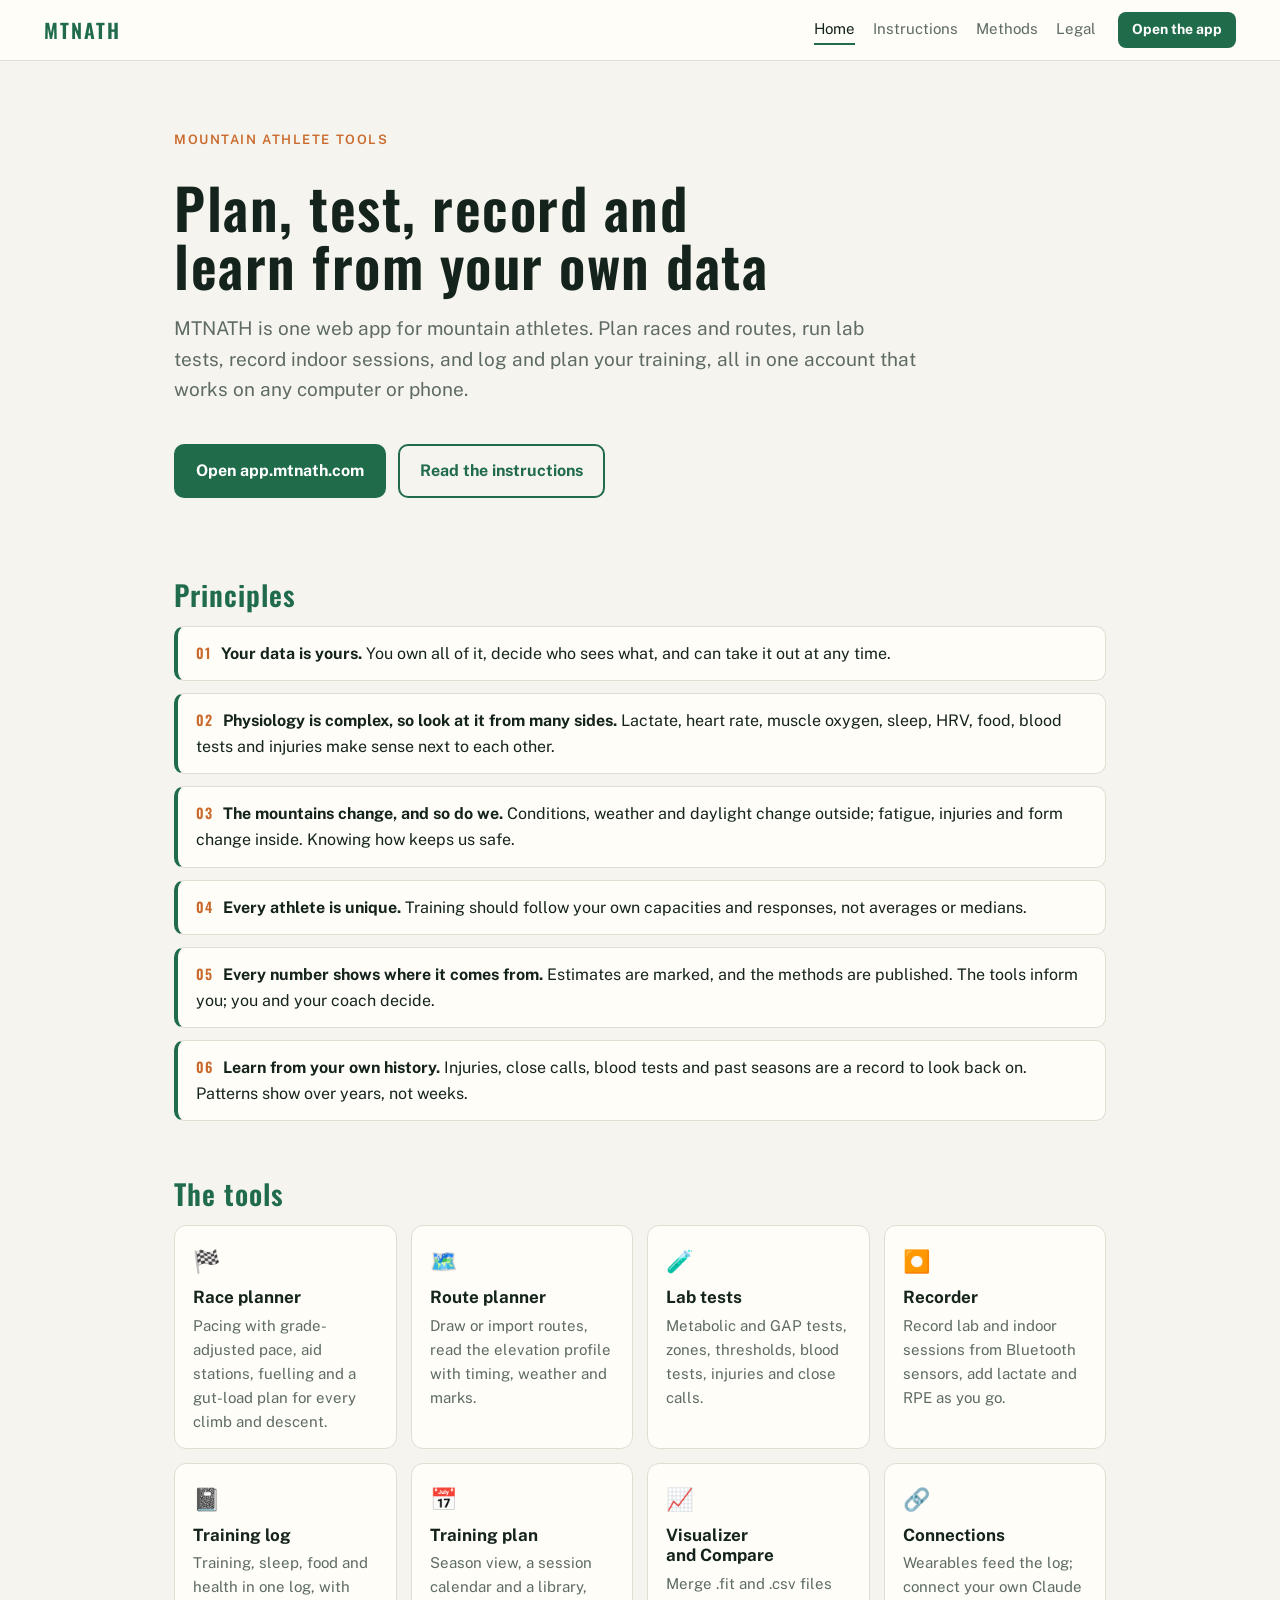
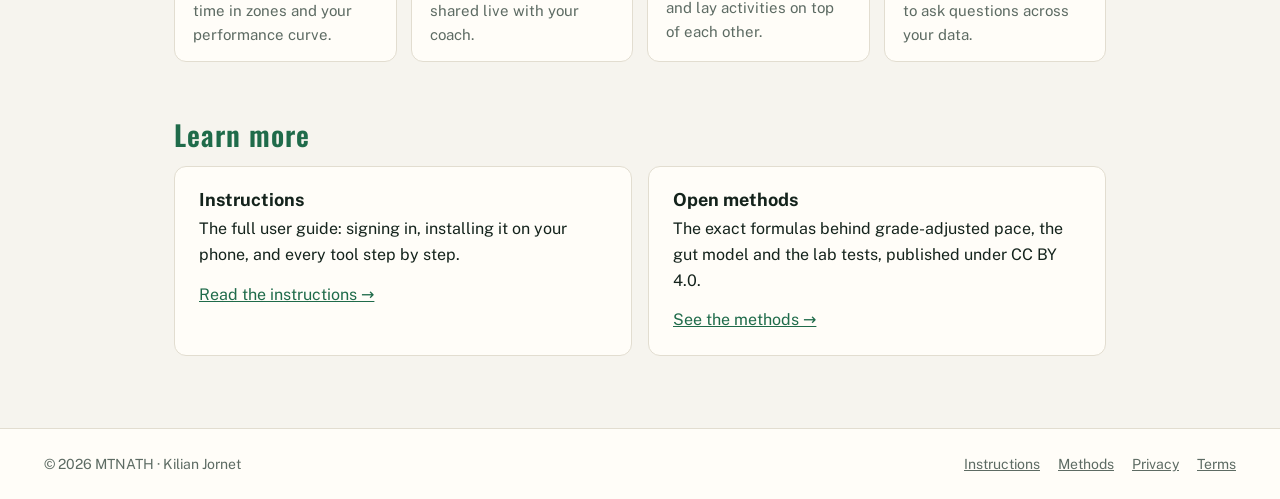
<file: index.html>
<!DOCTYPE html>
<html lang="en">
<head>
<meta charset="utf-8">
<meta name="viewport" content="width=device-width, initial-scale=1">
<title>MTNATH · Tools for mountain athletes</title>
<meta name="description" content="MTNATH is a free web app for mountain athletes: race and route planning, lab tests, a session recorder, and a training log and plan, with open methods.">
<link rel="icon" href="/assets/favicon.svg" type="image/svg+xml">
<link rel="preconnect" href="https://fonts.googleapis.com"><link rel="preconnect" href="https://fonts.gstatic.com" crossorigin>
<link href="https://fonts.googleapis.com/css2?family=Oswald:wght@600&family=Public+Sans:wght@400;700&display=swap" rel="stylesheet">
<link rel="stylesheet" href="/assets/site.css">
<link rel="stylesheet" href="/assets/sitebar.css">
</head>
<body>
<header class="sitebar"><div class="in">
  <a class="logo" href="/">MTNATH</a>
  <nav aria-label="Site"><a href="/" aria-current="page">Home</a><a href="/instructions/">Instructions</a><a href="/methods/">Methods</a><a href="/legal/">Legal</a></nav>
  <a class="cta" href="https://app.mtnath.com">Open the app</a>
</div></header>

<main class="page">
  <section class="hero">
    <p class="kicker">Mountain athlete tools</p>
    <h1>Plan, test, record and learn from your own data</h1>
    <p class="lede">MTNATH is one web app for mountain athletes. Plan races and routes, run lab tests, record indoor sessions, and log and plan your training, all in one account that works on any computer or phone.</p>
    <div class="actions">
      <a class="btn primary" href="https://app.mtnath.com">Open app.mtnath.com</a>
      <a class="btn ghost" href="/instructions/">Read the instructions</a>
    </div>
  </section>

  <h2>Principles</h2>
  <ol class="principles">
    <li><strong>Your data is yours.</strong> You own all of it, decide who sees what, and can take it out at any time.</li>
    <li><strong>Physiology is complex, so look at it from many sides.</strong> Lactate, heart rate, muscle oxygen, sleep, HRV, food, blood tests and injuries make sense next to each other.</li>
    <li><strong>The mountains change, and so do we.</strong> Conditions, weather and daylight change outside; fatigue, injuries and form change inside. Knowing how keeps us safe.</li>
    <li><strong>Every athlete is unique.</strong> Training should follow your own capacities and responses, not averages or medians.</li>
    <li><strong>Every number shows where it comes from.</strong> Estimates are marked, and the methods are published. The tools inform you; you and your coach decide.</li>
    <li><strong>Learn from your own history.</strong> Injuries, close calls, blood tests and past seasons are a record to look back on. Patterns show over years, not weeks.</li>
  </ol>

  <h2>The tools</h2>
  <div class="tools">
    <article class="tool"><span class="ico" aria-hidden="true">🏁</span><h3>Race planner</h3><p>Pacing with grade-adjusted pace, aid stations, fuelling and a gut-load plan for every climb and descent.</p></article>
    <article class="tool"><span class="ico" aria-hidden="true">🗺️</span><h3>Route planner</h3><p>Draw or import routes, read the elevation profile with timing, weather and marks.</p></article>
    <article class="tool"><span class="ico" aria-hidden="true">🧪</span><h3>Lab tests</h3><p>Metabolic and GAP tests, zones, thresholds, blood tests, injuries and close calls.</p></article>
    <article class="tool"><span class="ico" aria-hidden="true">⏺️</span><h3>Recorder</h3><p>Record lab and indoor sessions from Bluetooth sensors, add lactate and RPE as you go.</p></article>
    <article class="tool"><span class="ico" aria-hidden="true">📓</span><h3>Training log</h3><p>Training, sleep, food and health in one log, with time in zones and your performance curve.</p></article>
    <article class="tool"><span class="ico" aria-hidden="true">📅</span><h3>Training plan</h3><p>Season view, a session calendar and a library, shared live with your coach.</p></article>
    <article class="tool"><span class="ico" aria-hidden="true">📈</span><h3>Visualizer and Compare</h3><p>Merge .fit and .csv files and lay activities on top of each other.</p></article>
    <article class="tool"><span class="ico" aria-hidden="true">🔗</span><h3>Connections</h3><p>Wearables feed the log; connect your own Claude to ask questions across your data.</p></article>
  </div>

  <h2>Learn more</h2>
  <div class="split">
    <div class="panel">
      <h3>Instructions</h3>
      <p>The full user guide: signing in, installing it on your phone, and every tool step by step.</p>
      <p><a href="/instructions/">Read the instructions →</a></p>
    </div>
    <div class="panel">
      <h3>Open methods</h3>
      <p>The exact formulas behind grade-adjusted pace, the gut model and the lab tests, published under CC BY 4.0.</p>
      <p><a href="/methods/">See the methods →</a></p>
    </div>
  </div>
</main>

<footer class="sitefoot"><div class="in">
  <span>© 2026 MTNATH · Kilian Jornet</span>
  <nav aria-label="Footer"><a href="/instructions/">Instructions</a><a href="/methods/">Methods</a><a href="/legal/#privacy">Privacy</a><a href="/legal/#terms">Terms</a></nav>
</div></footer>
</body>
</html>
</file>
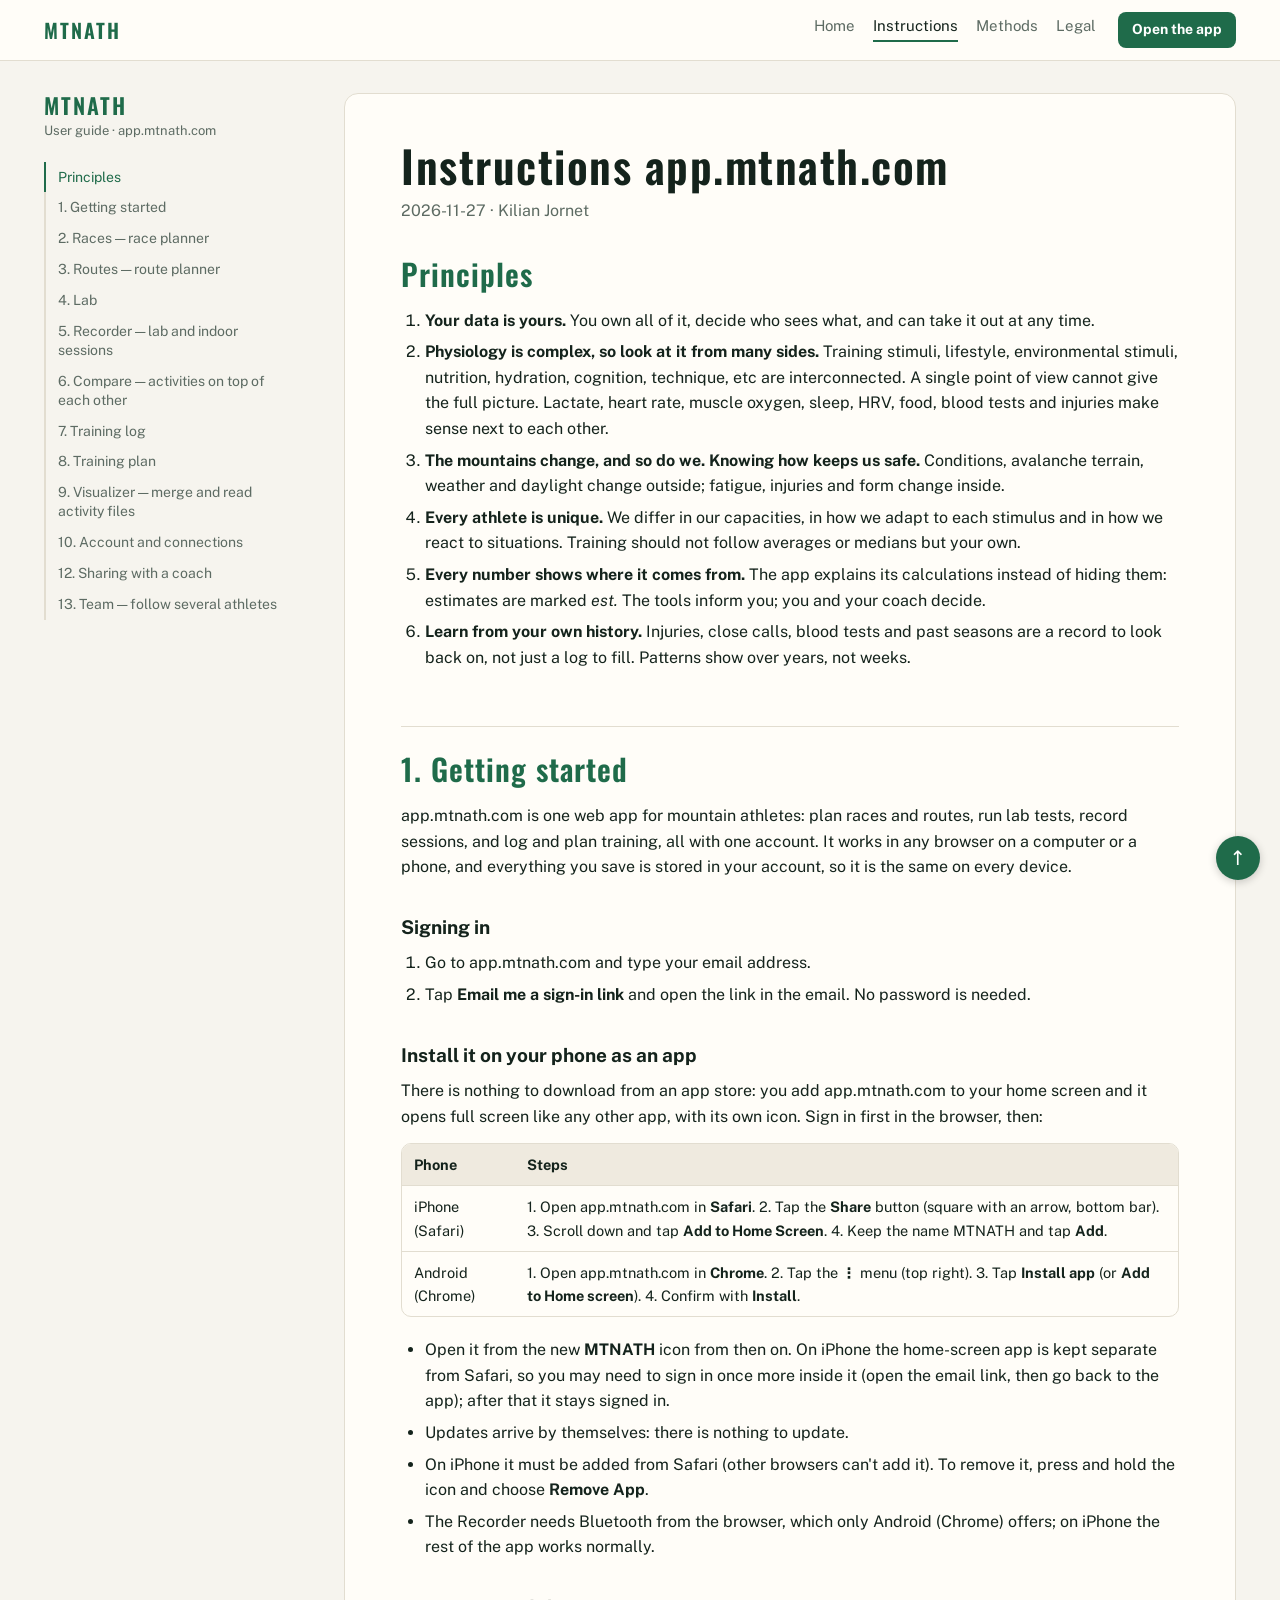
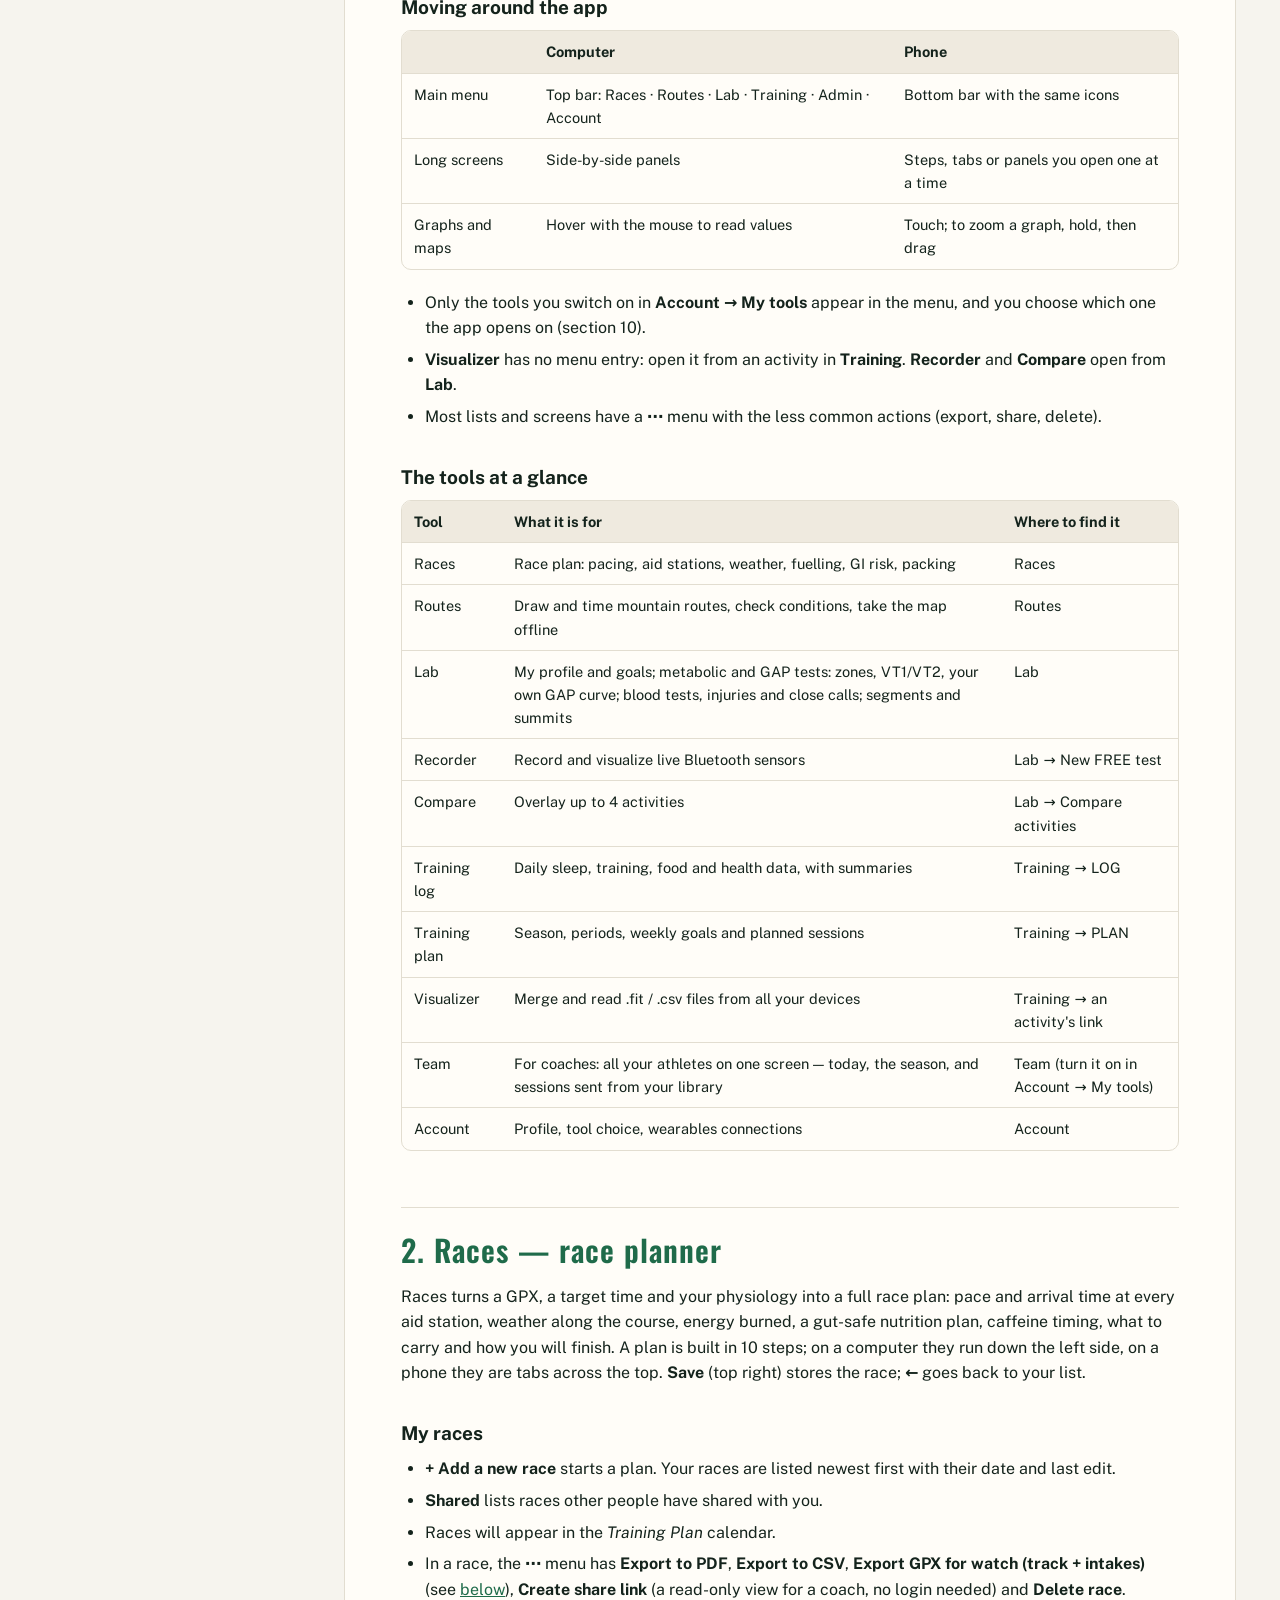
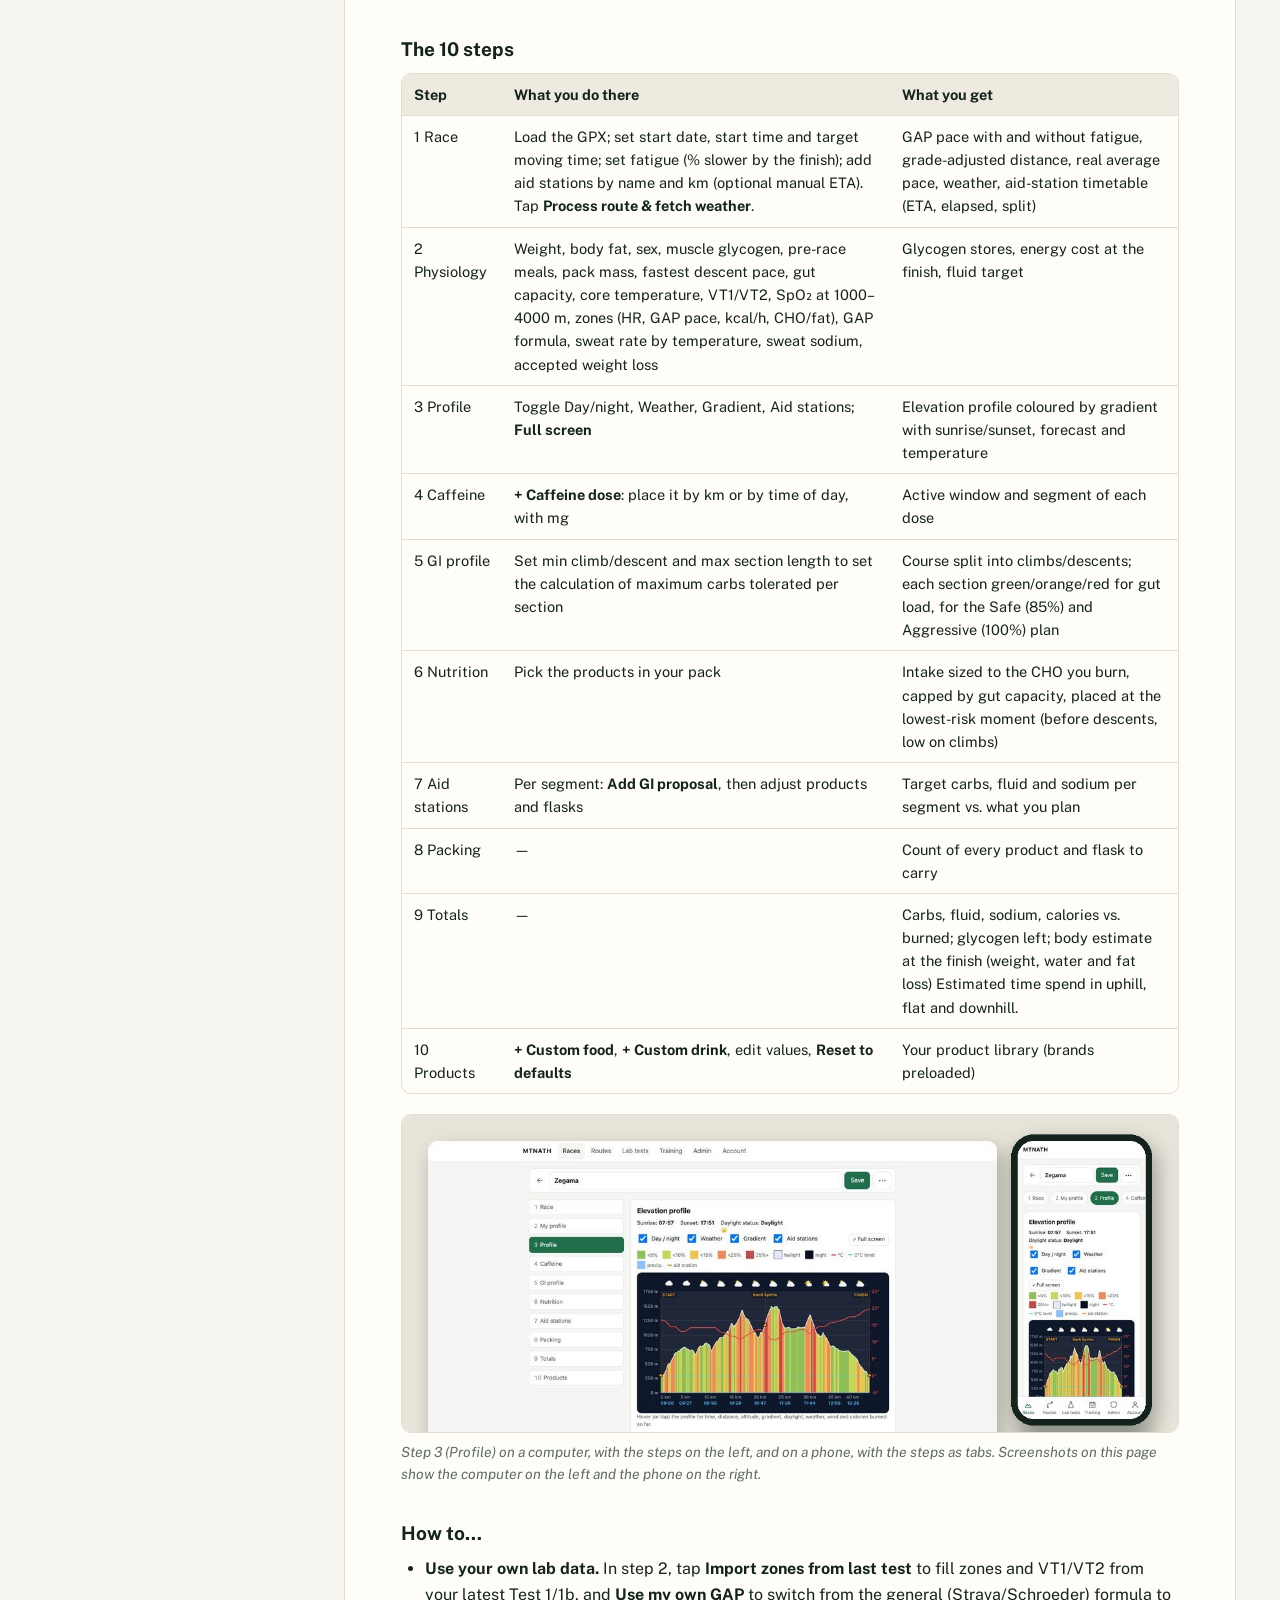
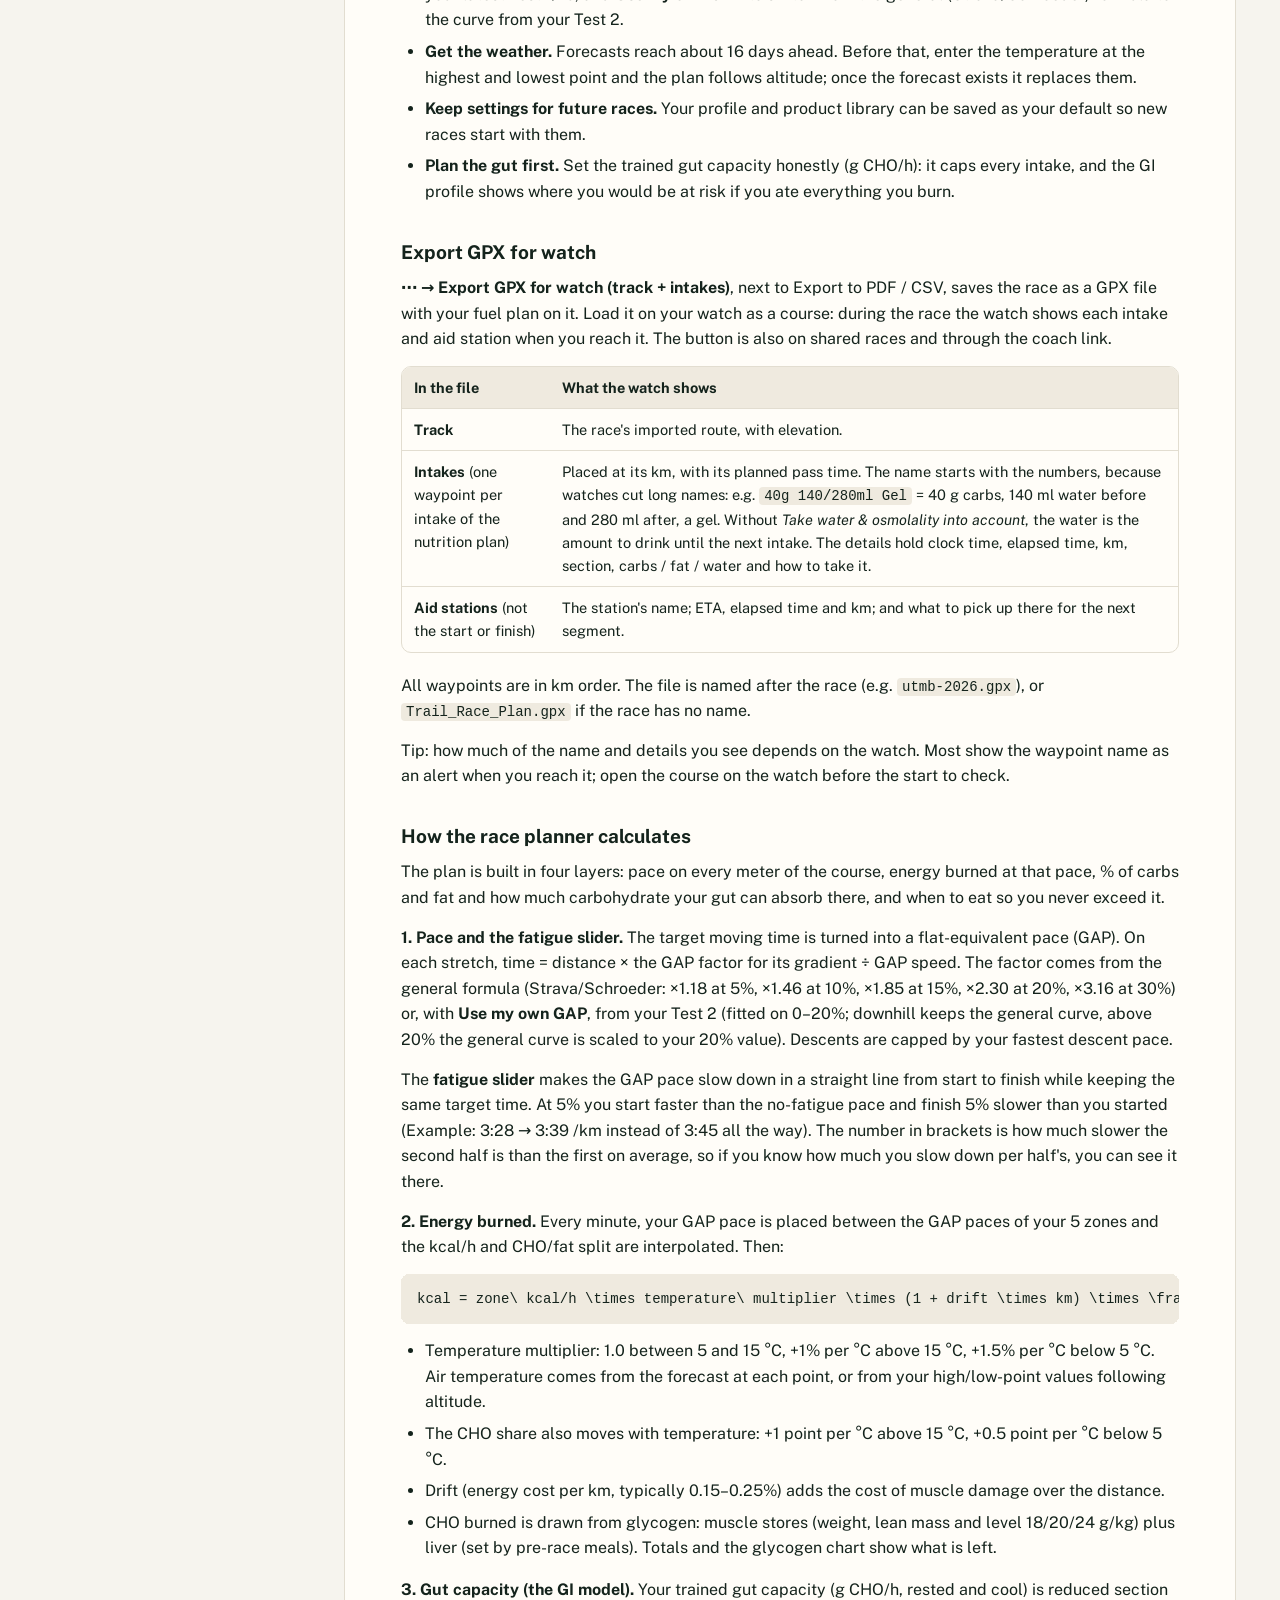
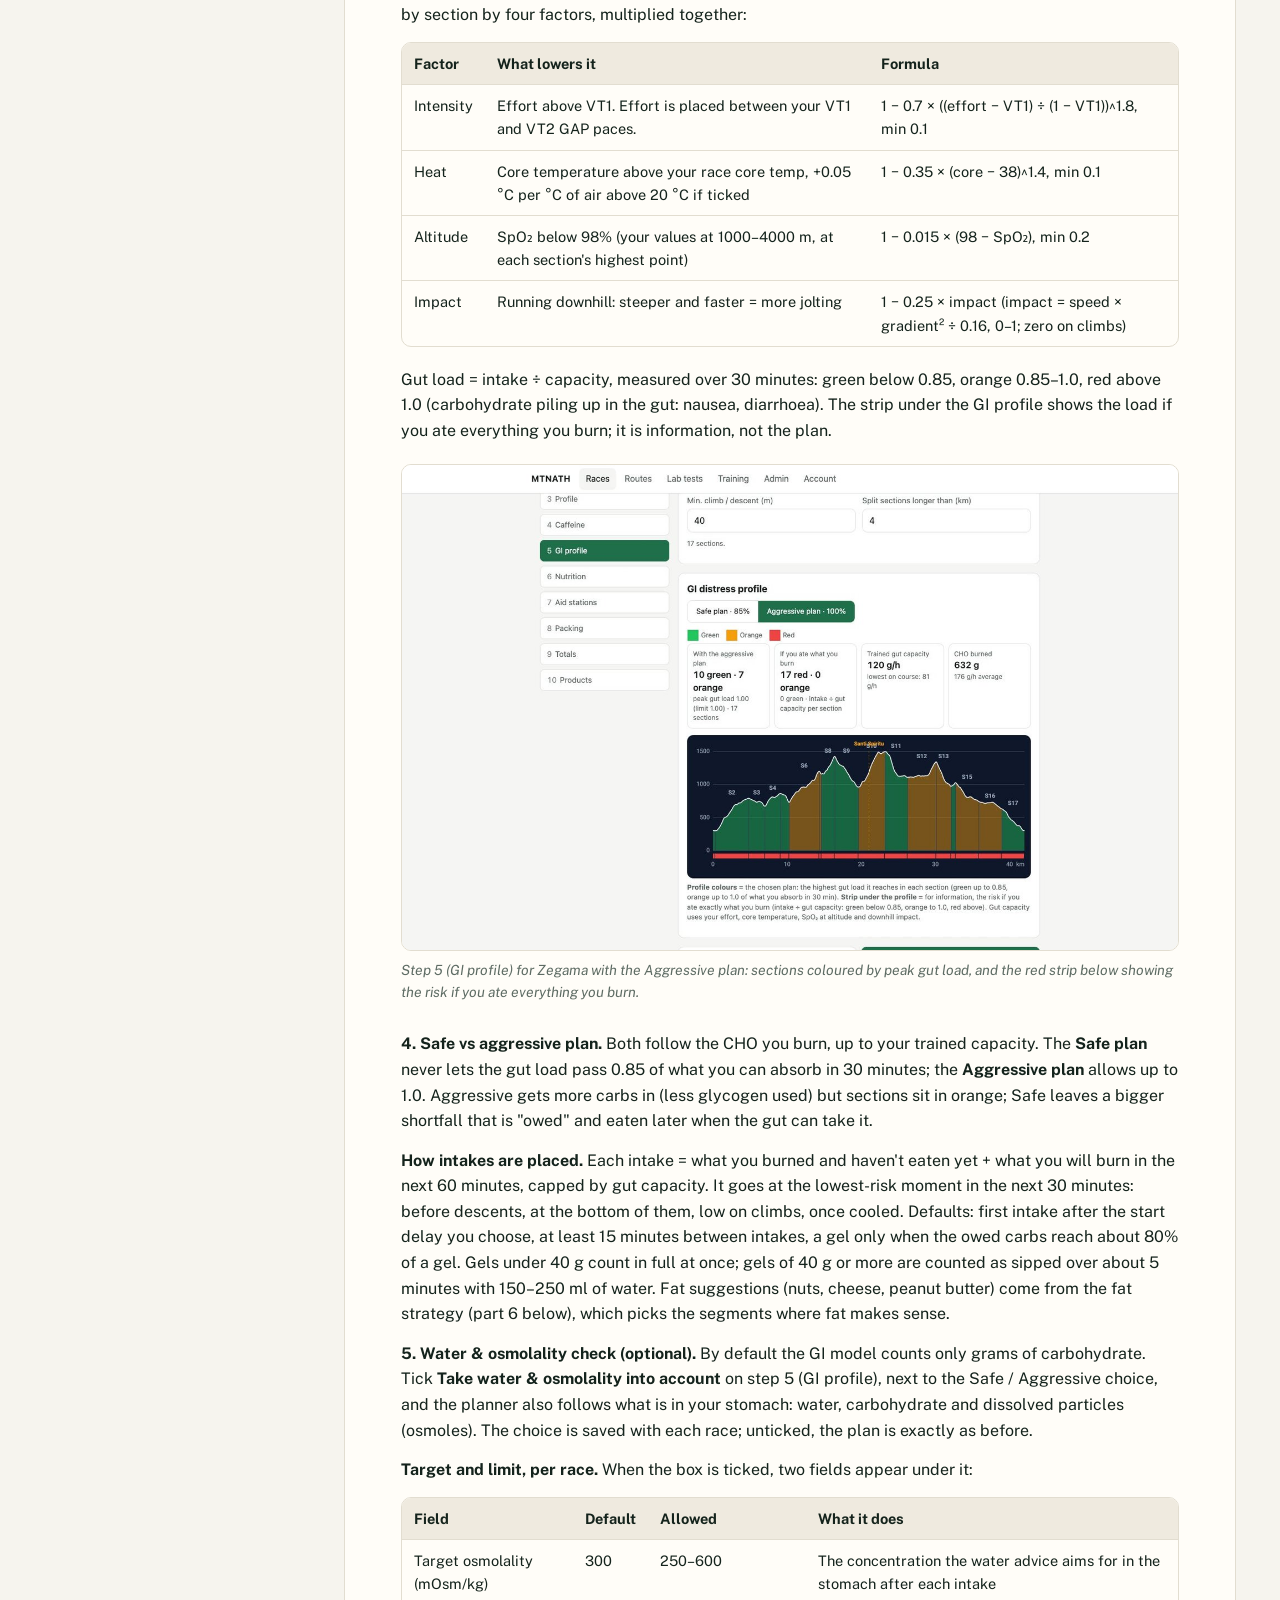
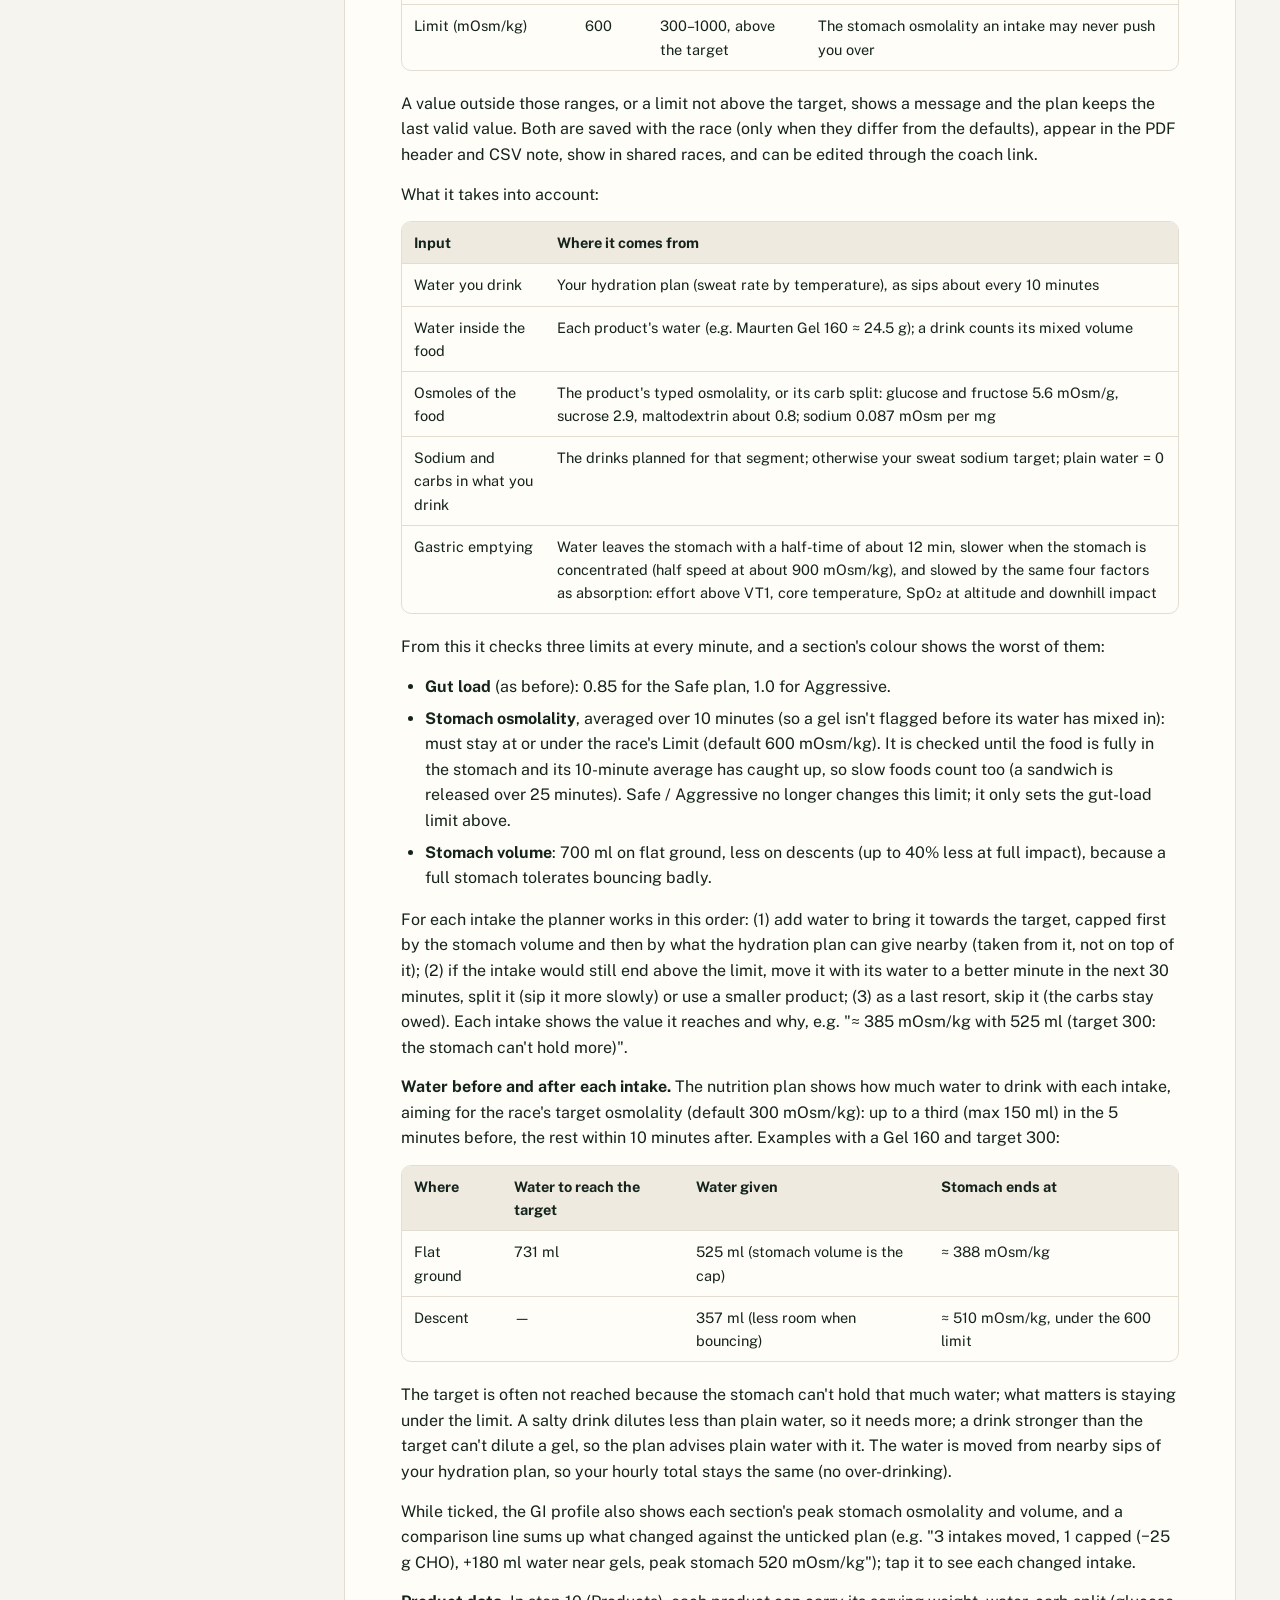
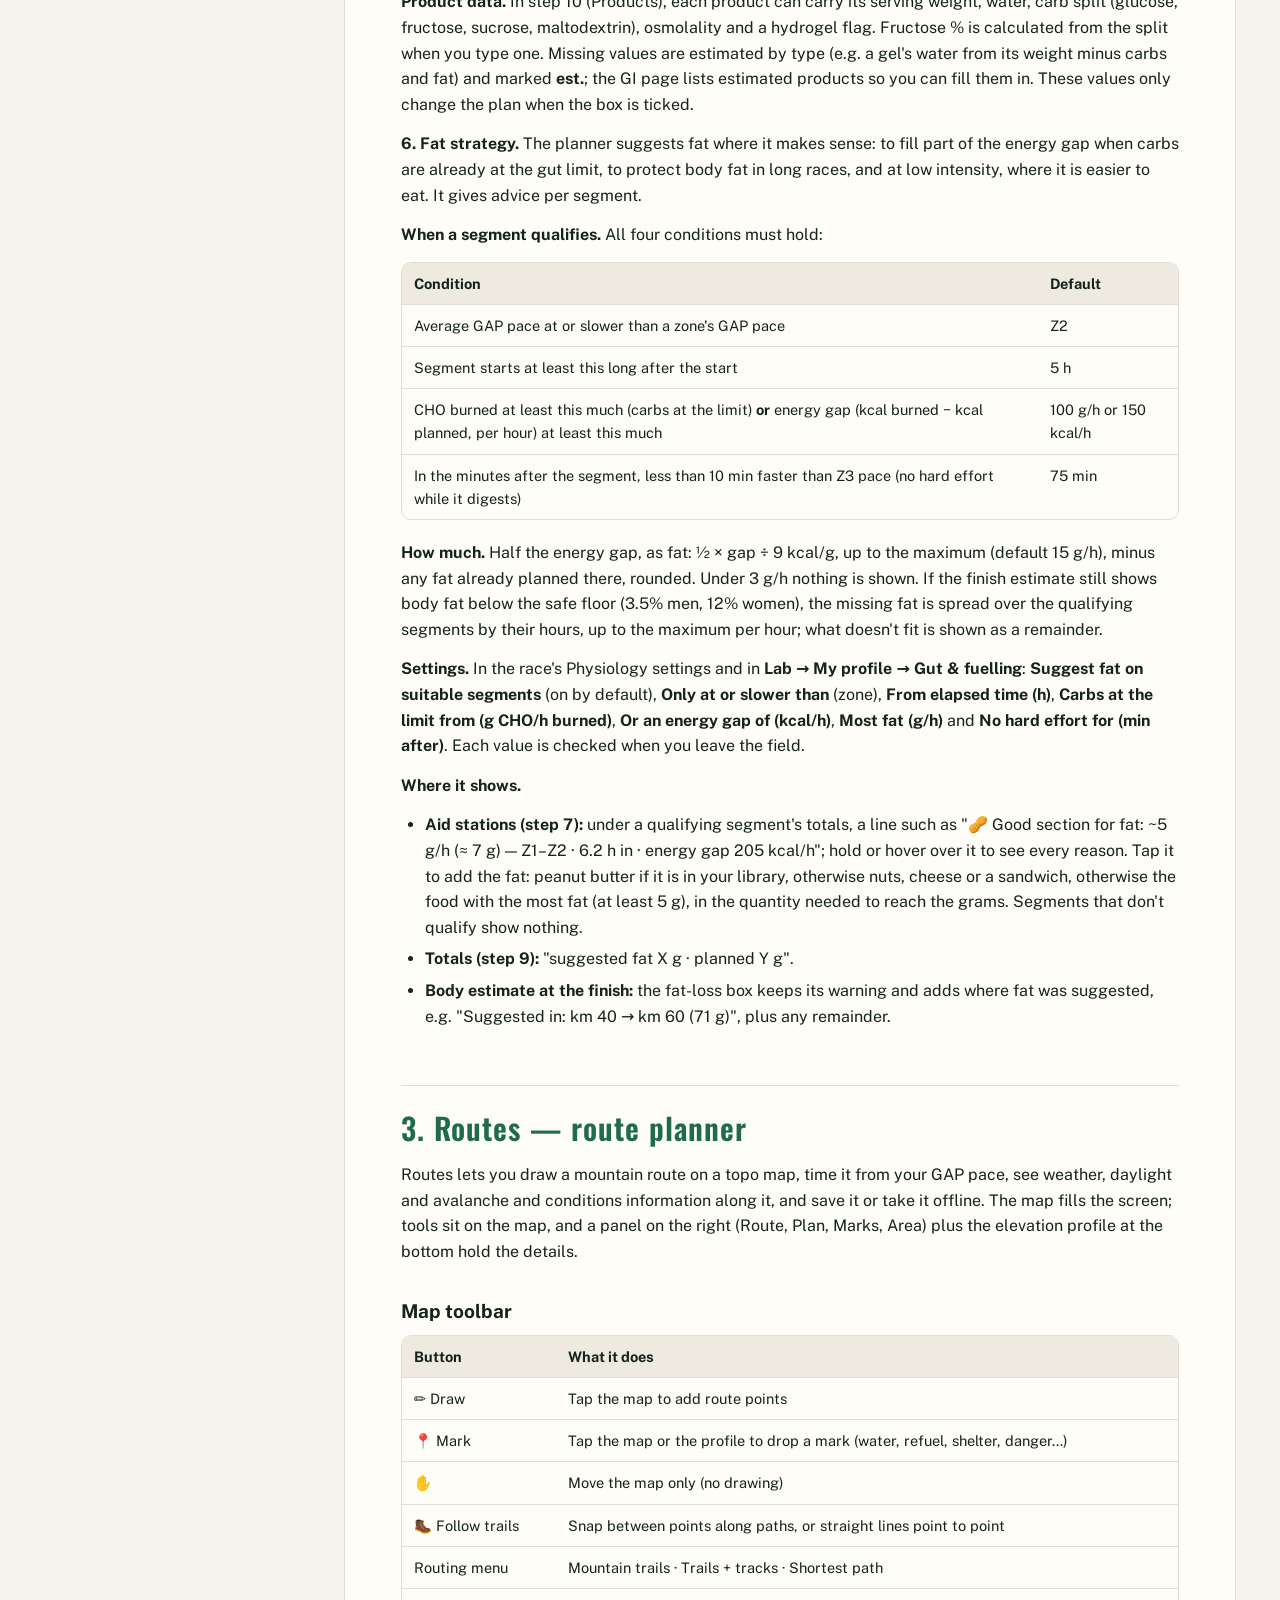
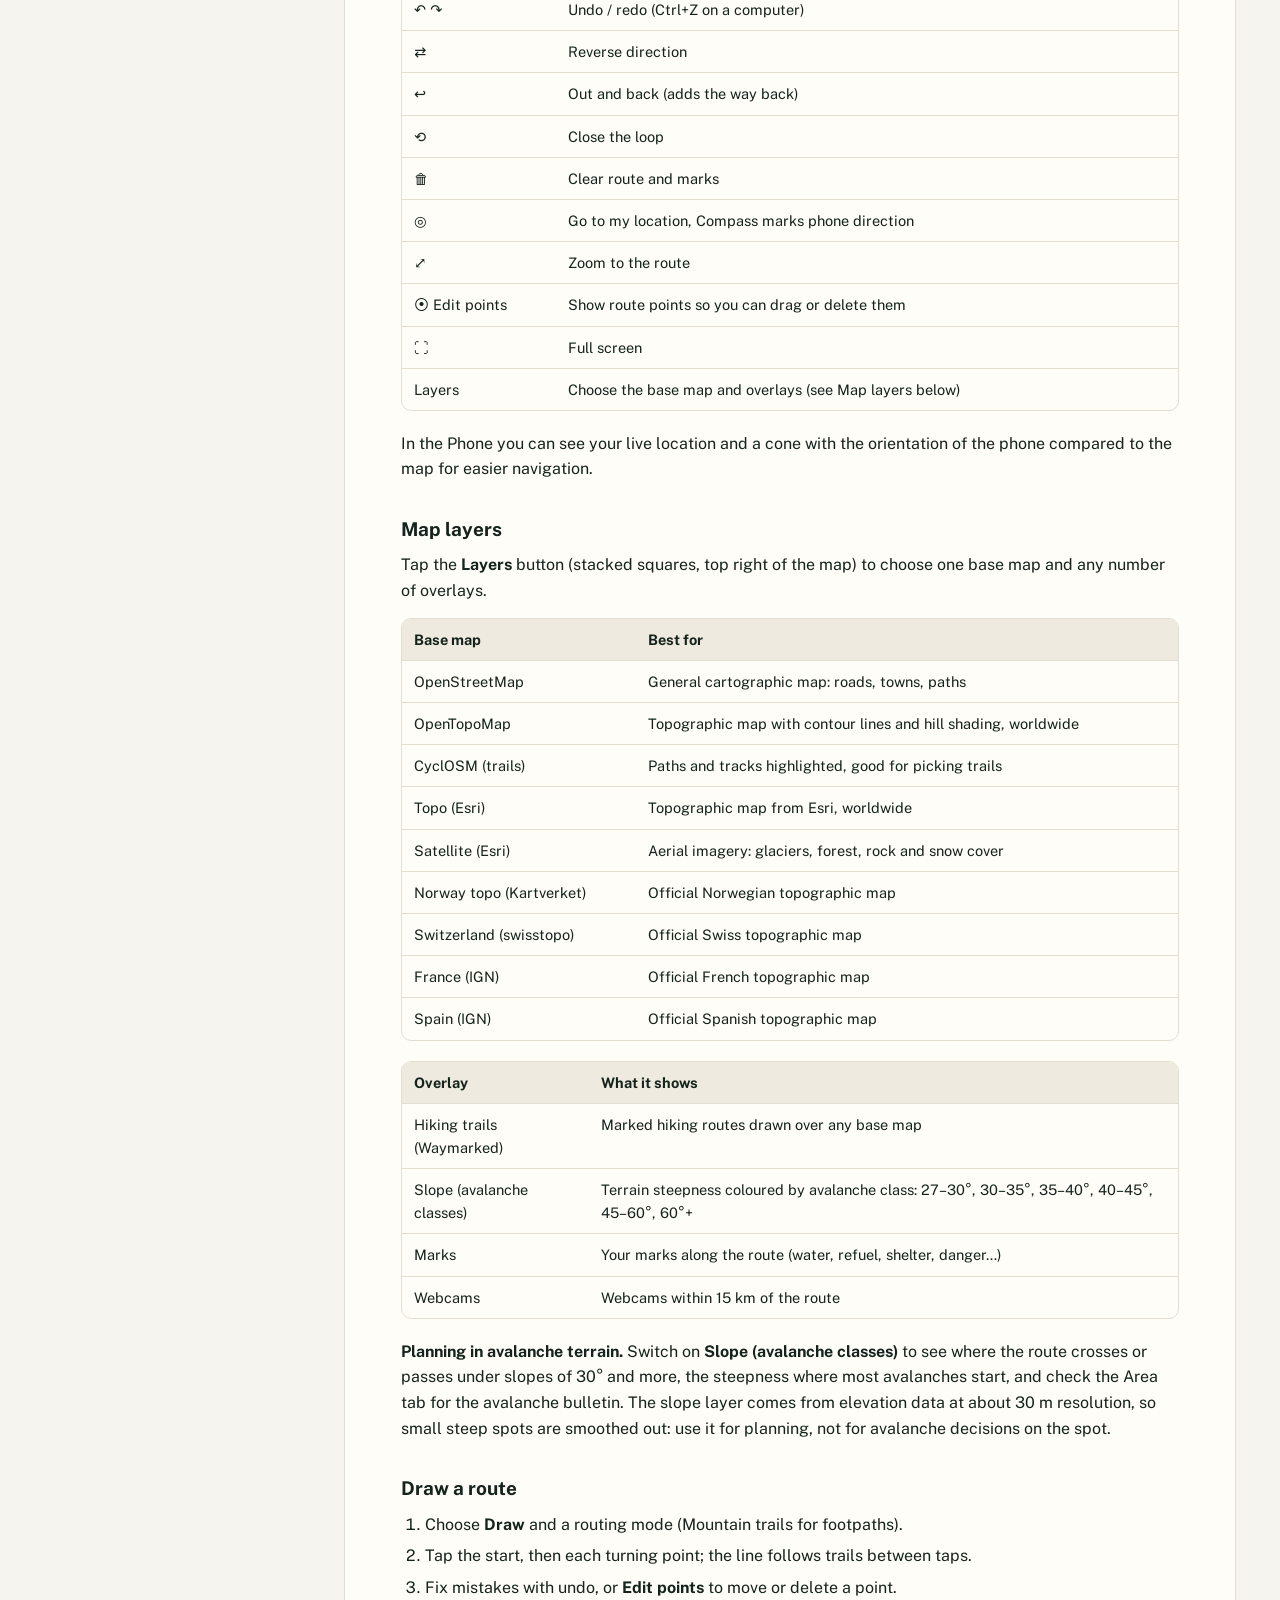
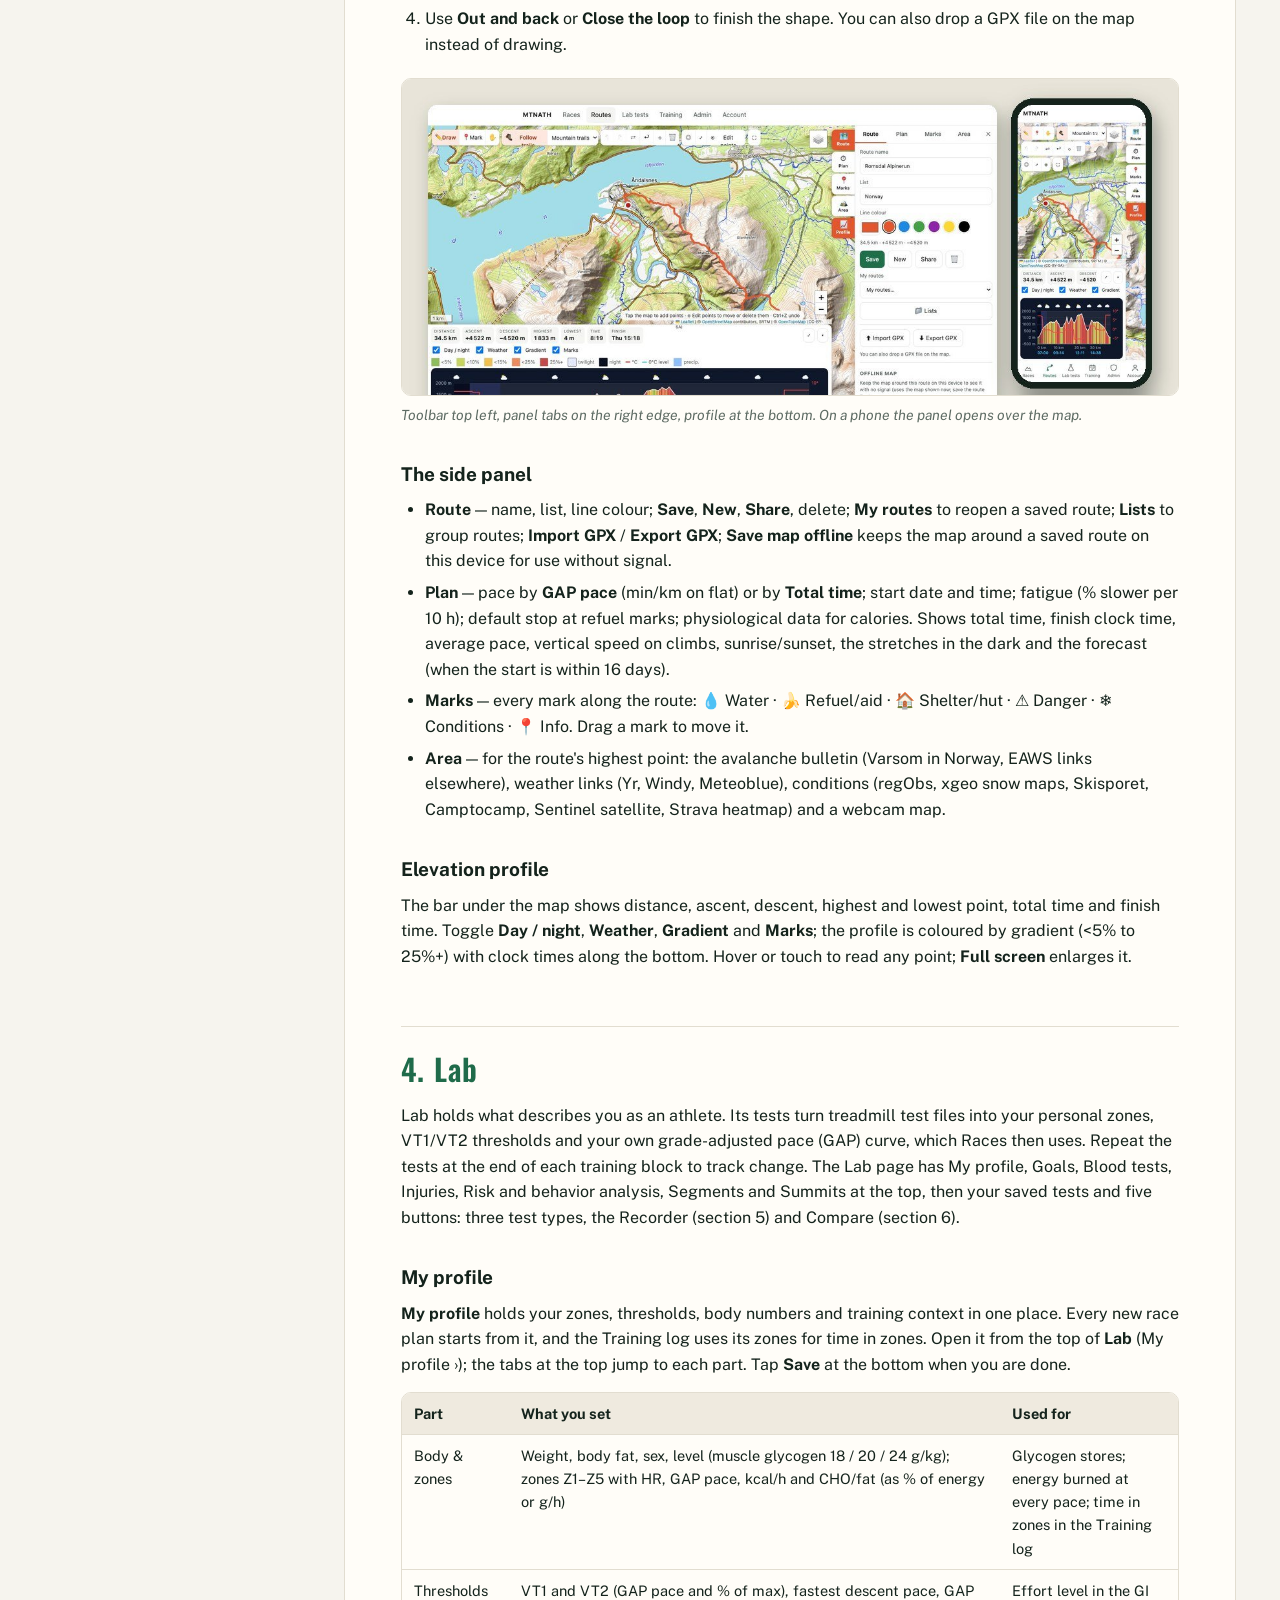
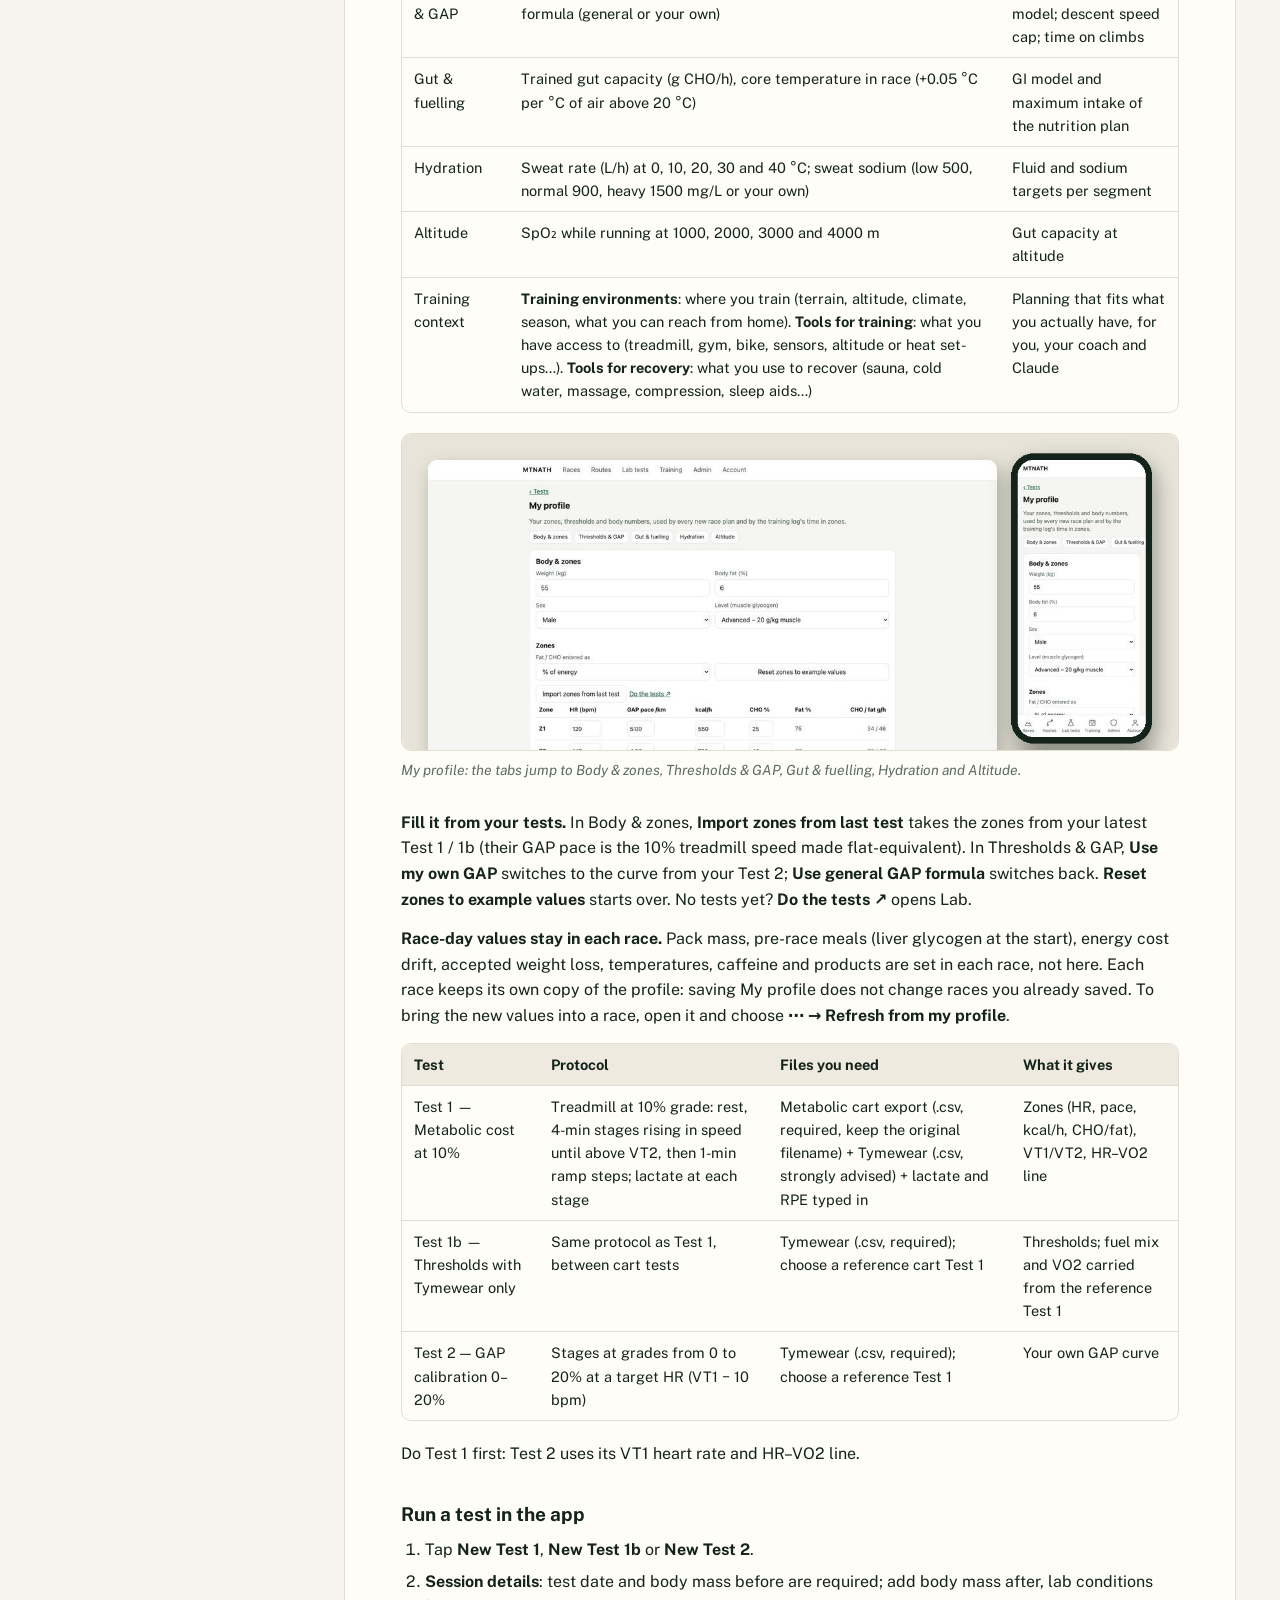
<file: instructions/index.html>
<!doctype html><html lang="en"><head><meta charset="utf-8"><meta name="viewport" content="width=device-width,initial-scale=1">
<title>Instructions · MTNATH</title>
<meta name="description" content="User guide for app.mtnath.com: races, routes, lab tests, recorder, training log and plan, connections, coach sharing and the Team page for coaches.">
<link rel="icon" href="/assets/favicon.svg" type="image/svg+xml">
<link rel="stylesheet" href="/assets/sitebar.css">

<link rel="preconnect" href="https://fonts.googleapis.com"><link href="https://fonts.googleapis.com/css2?family=Oswald:wght@600&family=Public+Sans:wght@400;700&display=swap" rel="stylesheet">
<style>
:root{--bg:#f6f4ee;--paper:#fffdf8;--ink:#14231c;--muted:#5d6b63;--green:#1f6b4a;--accent:#c96a2c;--line:#e2ddd0;--code:#efeadf}
@media (prefers-color-scheme:dark){:root:not([data-theme=light]){--bg:#101a15;--paper:#14231c;--ink:#eceae2;--muted:#a3b0a8;--green:#6cc79a;--accent:#e8935a;--line:#2a3a31;--code:#1c2e25}}
*{box-sizing:border-box}html{scroll-behavior:smooth;scroll-padding-top:16px}
body{margin:0;background:var(--bg);color:var(--ink);font:16px/1.6 "Public Sans",system-ui,-apple-system,Segoe UI,Arial,sans-serif}
.wrap{display:grid;grid-template-columns:260px minmax(0,1fr);max-width:1240px;margin:0 auto;gap:40px;padding:0 24px}
nav{position:sticky;top:0;align-self:start;max-height:100vh;overflow:auto;padding:32px 0}
nav .brand{font:600 22px/1.1 Oswald,Arial,sans-serif;letter-spacing:2px;color:var(--green);margin:0 0 4px}
nav p{margin:0 0 20px;color:var(--muted);font-size:13px}
nav ol{list-style:none;margin:0;padding:0;border-left:2px solid var(--line)}
nav a{display:block;padding:6px 12px;color:var(--muted);text-decoration:none;font-size:14px;line-height:1.35;border-left:2px solid transparent;margin-left:-2px}
nav a:hover,nav a.on{color:var(--green);border-left-color:var(--green)}
main{background:var(--paper);border:1px solid var(--line);border-radius:14px;padding:48px 56px;margin:32px 0 64px;min-width:0}
header h1{font:600 44px/1.1 Oswald,Arial,sans-serif;letter-spacing:1.5px;margin:0 0 8px}
header p{color:var(--muted);margin:0 0 32px}
h2{font:600 30px/1.2 Oswald,Arial,sans-serif;letter-spacing:1px;color:var(--green);margin:56px 0 16px;padding-top:24px;border-top:1px solid var(--line)}
h2:first-of-type{border-top:0;margin-top:8px;padding-top:0}
h3{font-size:19px;margin:32px 0 8px}
p{margin:0 0 14px}li>p{margin:0 0 6px}ul,ol{padding-left:24px;margin:0 0 16px}
a{color:var(--green)}strong{font-weight:700}
.tw{overflow-x:auto;margin:8px 0 20px;border:1px solid var(--line);border-radius:10px}
table{border-collapse:collapse;width:100%;font-size:14.5px}
th,td{text-align:left;vertical-align:top;padding:9px 12px;border-bottom:1px solid var(--line)}
th{background:var(--code);font-weight:700}tr:last-child td{border-bottom:0}td p,th p{margin:0}
figure{margin:20px 0 28px}figure img{display:block;width:100%;height:auto;border-radius:10px;border:1px solid var(--line);background:#e8e4d9}
figcaption{color:var(--muted);font-size:14px;font-style:italic;margin-top:8px}
img{max-width:100%}
pre,code{font-family:ui-monospace,SFMono-Regular,Menlo,monospace;font-size:14px}
pre{background:var(--code);padding:14px 16px;border-radius:8px;overflow-x:auto}
code{background:var(--code);padding:1px 5px;border-radius:4px}pre code{background:none;padding:0}
#top{position:fixed;right:20px;bottom:20px;background:var(--green);color:#fff;border-radius:50%;width:44px;height:44px;display:grid;place-items:center;text-decoration:none;font-size:20px;box-shadow:0 2px 8px rgba(0,0,0,.2)}
@media (max-width:900px){.wrap{display:block;padding:0 16px}nav{position:static;max-height:none;padding:20px 0 0}main{padding:24px 18px;margin:16px 0 48px}header h1{font-size:32px}h2{font-size:24px}}
@media print{nav,#top{display:none}.wrap{display:block}main{border:0;padding:0;margin:0}h2{break-before:page}figure{break-inside:avoid}}
</style></head><body><header class="sitebar"><div class="in"><a class="logo" href="/">MTNATH</a><nav aria-label="Site"><a href="/">Home</a><a href="/instructions/" aria-current="page">Instructions</a><a href="/methods/">Methods</a><a href="/legal/">Legal</a></nav><a class="cta" href="https://app.mtnath.com">Open the app</a></div></header>
<div class="wrap">
<nav><p class="brand">MTNATH</p><p>User guide · app.mtnath.com</p><ol><li><a href="#principles">Principles</a></li><li><a href="#1-getting-started">1. Getting started</a></li><li><a href="#2-races-race-planner">2. Races — race planner</a></li><li><a href="#3-routes-route-planner">3. Routes — route planner</a></li><li><a href="#4-lab-tests">4. Lab</a></li><li><a href="#5-recorder-lab-and-indoor-sessions">5. Recorder — lab and indoor sessions</a></li><li><a href="#6-compare-activities-on-top-of-each-other">6. Compare — activities on top of each other</a></li><li><a href="#7-training-log">7. Training log</a></li><li><a href="#8-training-plan">8. Training plan</a></li><li><a href="#9-visualizer-merge-and-read-activity-files">9. Visualizer — merge and read activity files</a></li><li><a href="#10-account-and-connections">10. Account and connections</a></li><li><a href="#12-sharing-with-a-coach">12. Sharing with a coach</a></li><li><a href="#13-team-follow-several-athletes">13. Team — follow several athletes</a></li></ol></nav>
<main><header><h1>Instructions app.mtnath.com</h1><p>2026-11-27 · Kilian Jornet</p></header>

<h2 id="principles">Principles</h2>
<ol><li><p><strong>Your data is yours.</strong> You own all of it, decide who sees what, and can take it out at any time.</p></li><li><p><span style="white-space:pre-wrap"><strong>Physiology is complex, so look at it from many sides.</strong> Training stimuli, lifestyle, environmental stimuli, nutrition, hydration, cognition, technique, etc are interconnected. A single point of view cannot give the full picture. Lactate, heart rate, muscle oxygen, sleep, HRV, food, blood tests and injuries make sense next to each other. </span></p></li><li><p><span style="white-space:pre-wrap"><strong>The mountains change, and so do we. Knowing how keeps us safe.</strong> Conditions, avalanche terrain, weather and daylight change outside; fatigue, injuries and form change inside. </span></p></li><li><p><strong>Every athlete is unique.</strong> We differ in our capacities, in how we adapt to each stimulus and in how we react to situations. Training should not follow averages or medians but your own.</p></li><li><p><strong>Every number shows where it comes from.</strong> The app explains its calculations instead of hiding them: estimates are marked <em>est.</em> The tools inform you; you and your coach decide.</p></li><li><p><strong>Learn from your own history.</strong> Injuries, close calls, blood tests and past seasons are a record to look back on, not just a log to fill. Patterns show over years, not weeks.</p></li></ol>
<h2 id="1-getting-started">1. Getting started</h2>
<p>app.mtnath.com is one web app for mountain athletes: plan races and routes, run lab tests, record sessions, and log and plan training, all with one account. It works in any browser on a computer or a phone, and everything you save is stored in your account, so it is the same on every device.</p>
<h3 id="signing-in">Signing in</h3>
<ol><li><p>Go to app.mtnath.com and type your email address.</p></li><li><p>Tap <strong>Email me a sign-in link</strong> and open the link in the email. No password is needed.</p></li></ol>
<h3 id="install-it-on-your-phone-as-an-app">Install it on your phone as an app</h3>
<p>There is nothing to download from an app store: you add app.mtnath.com to your home screen and it opens full screen like any other app, with its own icon. Sign in first in the browser, then:</p>
<div class="tw"><table><thead><tr><th>Phone</th><th>Steps</th></tr></thead><tbody><tr><td>iPhone (Safari)</td><td>1. Open app.mtnath.com in <strong>Safari</strong>. 2. Tap the <strong>Share</strong> button (square with an arrow, bottom bar). 3. Scroll down and tap <strong>Add to Home Screen</strong>. 4. Keep the name MTNATH and tap <strong>Add</strong>.</td></tr><tr><td>Android (Chrome)</td><td>1. Open app.mtnath.com in <strong>Chrome</strong>. 2. Tap the <strong>⋮</strong> menu (top right). 3. Tap <strong>Install app</strong> (or <strong>Add to Home screen</strong>). 4. Confirm with <strong>Install</strong>.</td></tr></tbody></table></div>
<ul><li><p>Open it from the new <strong>MTNATH</strong> icon from then on. On iPhone the home-screen app is kept separate from Safari, so you may need to sign in once more inside it (open the email link, then go back to the app); after that it stays signed in.</p></li><li><p>Updates arrive by themselves: there is nothing to update.</p></li><li><p>On iPhone it must be added from Safari (other browsers can&#39;t add it). To remove it, press and hold the icon and choose <strong>Remove App</strong>.</p></li><li><p>The Recorder needs Bluetooth from the browser, which only Android (Chrome) offers; on iPhone the rest of the app works normally.</p></li></ul>
<h3 id="moving-around-the-app">Moving around the app</h3>
<div class="tw"><table><thead><tr><th></th><th>Computer</th><th>Phone</th></tr></thead><tbody><tr><td>Main menu</td><td>Top bar: Races · Routes · Lab · Training · Admin · Account</td><td>Bottom bar with the same icons</td></tr><tr><td>Long screens</td><td>Side-by-side panels</td><td>Steps, tabs or panels you open one at a time</td></tr><tr><td>Graphs and maps</td><td>Hover with the mouse to read values</td><td>Touch; to zoom a graph, hold, then drag</td></tr></tbody></table></div>
<ul><li><p>Only the tools you switch on in <strong>Account → My tools</strong> appear in the menu, and you choose which one the app opens on (section 10).</p></li><li><p><strong>Visualizer</strong> has no menu entry: open it from an activity in <strong>Training</strong>. <strong>Recorder</strong> and <strong>Compare</strong> open from <strong>Lab</strong>.</p></li><li><p>Most lists and screens have a <strong>⋯</strong> menu with the less common actions (export, share, delete).</p></li></ul>
<h3 id="the-tools-at-a-glance">The tools at a glance</h3>
<div class="tw"><table><thead><tr><th>Tool</th><th>What it is for</th><th>Where to find it</th></tr></thead><tbody><tr><td>Races</td><td>Race plan: pacing, aid stations, weather, fuelling, GI risk, packing</td><td>Races</td></tr><tr><td>Routes</td><td>Draw and time mountain routes, check conditions, take the map offline</td><td>Routes</td></tr><tr><td>Lab</td><td>My profile and goals; metabolic and GAP tests: zones, VT1/VT2, your own GAP curve; blood tests, injuries and close calls; segments and summits</td><td>Lab</td></tr><tr><td>Recorder</td><td><span style="white-space:pre-wrap">Record and visualize live Bluetooth sensors </span></td><td>Lab → New FREE test</td></tr><tr><td>Compare</td><td>Overlay up to 4 activities</td><td>Lab → Compare activities</td></tr><tr><td>Training log</td><td>Daily sleep, training, food and health data, with summaries</td><td>Training → LOG</td></tr><tr><td>Training plan</td><td>Season, periods, weekly goals and planned sessions</td><td>Training → PLAN</td></tr><tr><td>Visualizer</td><td>Merge and read .fit / .csv files from all your devices</td><td>Training → an activity&#39;s link</td></tr><tr><td>Team</td><td>For coaches: all your athletes on one screen — today, the season, and sessions sent from your library</td><td>Team (turn it on in Account → My tools)</td></tr><tr><td>Account</td><td>Profile, tool choice, wearables connections</td><td>Account</td></tr></tbody></table></div>
<h2 id="2-races-race-planner">2. Races — race planner</h2>
<p>Races turns a GPX, a target time and your physiology into a full race plan: pace and arrival time at every aid station, weather along the course, energy burned, a gut-safe nutrition plan, caffeine timing, what to carry and how you will finish. A plan is built in 10 steps; on a computer they run down the left side, on a phone they are tabs across the top. <strong>Save</strong> (top right) stores the race; <strong>←</strong> goes back to your list.</p>
<h3 id="my-races">My races</h3>
<ul><li><p><strong>+ Add a new race</strong> starts a plan. Your races are listed newest first with their date and last edit.</p></li><li><p><strong>Shared</strong> lists races other people have shared with you.</p></li><li><p>Races will appear in the <em>T</em><em>raining Plan</em> calendar.</p></li><li><p>In a race, the <strong>⋯</strong> menu has <strong>Export to PDF</strong>, <strong>Export to CSV</strong>, <strong>Export GPX for watch (track + intakes)</strong> (see <a href="#export-gpx-for-watch">below</a>), <strong>Create share link</strong> (a read-only view for a coach, no login needed) and <strong>Delete race</strong>.</p></li></ul>
<h3 id="the-10-steps">The 10 steps</h3>
<div class="tw"><table><thead><tr><th>Step</th><th>What you do there</th><th>What you get</th></tr></thead><tbody><tr><td>1 Race</td><td>Load the GPX; set start date, start time and target moving time; set fatigue (% slower by the finish); add aid stations by name and km (optional manual ETA). Tap <strong>Process route &amp; fetch weather</strong>.</td><td>GAP pace with and without fatigue, grade-adjusted distance, real average pace, weather, aid-station timetable (ETA, elapsed, split)</td></tr><tr><td>2 Physiology</td><td>Weight, body fat, sex, muscle glycogen, pre-race meals, pack mass, fastest descent pace, gut capacity, core temperature, VT1/VT2, SpO₂ at 1000–4000 m, zones (HR, GAP pace, kcal/h, CHO/fat), GAP formula, sweat rate by temperature, sweat sodium, accepted weight loss</td><td>Glycogen stores, energy cost at the finish, fluid target</td></tr><tr><td>3 Profile</td><td>Toggle Day/night, Weather, Gradient, Aid stations; <strong>Full screen</strong></td><td>Elevation profile coloured by gradient with sunrise/sunset, forecast and temperature</td></tr><tr><td>4 Caffeine</td><td><strong>+ Caffeine dose</strong>: place it by km or by time of day, with mg</td><td>Active window and segment of each dose</td></tr><tr><td>5 GI profile</td><td>Set min climb/descent and max section length to set the calculation of maximum carbs tolerated per section</td><td>Course split into climbs/descents; each section green/orange/red for gut load, for the Safe (85%) and Aggressive (100%) plan</td></tr><tr><td>6 Nutrition</td><td>Pick the products in your pack</td><td>Intake sized to the CHO you burn, capped by gut capacity, placed at the lowest-risk moment (before descents, low on climbs)</td></tr><tr><td>7 Aid stations</td><td>Per segment: <strong>Add GI proposal</strong>, then adjust products and flasks</td><td>Target carbs, fluid and sodium per segment vs. what you plan</td></tr><tr><td>8 Packing</td><td>—</td><td>Count of every product and flask to carry</td></tr><tr><td>9 Totals</td><td>—</td><td>Carbs, fluid, sodium, calories vs. burned; glycogen left; body estimate at the finish (weight, water and fat loss) Estimated time spend in uphill, flat and downhill.</td></tr><tr><td>10 Products</td><td><strong>+ Custom food</strong>, <strong>+ Custom drink</strong>, edit values, <strong>Reset to defaults</strong></td><td>Your product library (brands preloaded)</td></tr></tbody></table></div>
<figure><img loading="lazy" src="img/fig-01.jpg" alt="Races on computer and phone: step 3 Profile of the Zegama plan"><figcaption>Step 3 (Profile) on a computer, with the steps on the left, and on a phone, with the steps as tabs. Screenshots on this page show the computer on the left and the phone on the right.</figcaption></figure>
<h3 id="how-to">How to…</h3>
<ul><li><p><strong>Use your own lab data.</strong> In step 2, tap <strong>Import zones from last test</strong> to fill zones and VT1/VT2 from your latest Test 1/1b, and <strong>Use my own GAP</strong> to switch from the general (Strava/Schroeder) formula to the curve from your Test 2.</p></li><li><p><strong>Get the weather.</strong> Forecasts reach about 16 days ahead. Before that, enter the temperature at the highest and lowest point and the plan follows altitude; once the forecast exists it replaces them.</p></li><li><p><strong>Keep settings for future races.</strong> Your profile and product library can be saved as your default so new races start with them.</p></li><li><p><strong>Plan the gut first.</strong> Set the trained gut capacity honestly (g CHO/h): it caps every intake, and the GI profile shows where you would be at risk if you ate everything you burn.</p></li></ul>
<h3 id="export-gpx-for-watch">Export GPX for watch</h3>
<p><strong>⋯ → Export GPX for watch (track + intakes)</strong>, next to Export to PDF / CSV, saves the race as a GPX file with your fuel plan on it. Load it on your watch as a course: during the race the watch shows each intake and aid station when you reach it. The button is also on shared races and through the coach link.</p>
<div class="tw"><table><thead><tr><th>In the file</th><th>What the watch shows</th></tr></thead><tbody>
<tr><td><strong>Track</strong></td><td>The race's imported route, with elevation.</td></tr>
<tr><td><strong>Intakes</strong> (one waypoint per intake of the nutrition plan)</td><td>Placed at its km, with its planned pass time. The name starts with the numbers, because watches cut long names: e.g. <code>40g 140/280ml Gel</code> = 40 g carbs, 140 ml water before and 280 ml after, a gel. Without <em>Take water &amp; osmolality into account</em>, the water is the amount to drink until the next intake. The details hold clock time, elapsed time, km, section, carbs / fat / water and how to take it.</td></tr>
<tr><td><strong>Aid stations</strong> (not the start or finish)</td><td>The station's name; ETA, elapsed time and km; and what to pick up there for the next segment.</td></tr>
</tbody></table></div>
<p>All waypoints are in km order. The file is named after the race (e.g. <code>utmb-2026.gpx</code>), or <code>Trail_Race_Plan.gpx</code> if the race has no name.</p>
<p>Tip: how much of the name and details you see depends on the watch. Most show the waypoint name as an alert when you reach it; open the course on the watch before the start to check.</p>
<h3 id="how-the-race-planner-calculates">How the race planner calculates</h3>
<p>The plan is built in four layers: pace on every meter of the course, energy burned at that pace, % of carbs and fat and how much carbohydrate your gut can absorb there, and when to eat so you never exceed it.</p>
<p><strong>1. Pace and the fatigue slider.</strong> The target moving time is turned into a flat-equivalent pace (GAP). On each stretch, time = distance × the GAP factor for its gradient ÷ GAP speed. The factor comes from the general formula (Strava/Schroeder: ×1.18 at 5%, ×1.46 at 10%, ×1.85 at 15%, ×2.30 at 20%, ×3.16 at 30%) or, with <strong>Use my own GAP</strong>, from your Test 2 (fitted on 0–20%; downhill keeps the general curve, above 20% the general curve is scaled to your 20% value). Descents are capped by your fastest descent pace.</p>
<p>The <strong>fatigue slider</strong> makes the GAP pace slow down in a straight line from start to finish while keeping the same target time. At 5% you start faster than the no-fatigue pace and finish 5% slower than you started (Example: 3:28 → 3:39 /km instead of 3:45 all the way). The number in brackets is how much slower the second half is than the first on average, so if you know how much you slow down per half&#39;s, you can see it there.</p>
<p><strong>2. Energy burned.</strong> Every minute, your GAP pace is placed between the GAP paces of your 5 zones and the kcal/h and CHO/fat split are interpolated. Then:</p>
<pre><code class="language-latex">kcal = zone\ kcal/h \times temperature\ multiplier \times (1 + drift \times km) \times \frac{body + pack}{body}</code></pre>
<ul><li><p>Temperature multiplier: 1.0 between 5 and 15 °C, +1% per °C above 15 °C, +1.5% per °C below 5 °C. Air temperature comes from the forecast at each point, or from your high/low-point values following altitude.</p></li><li><p>The CHO share also moves with temperature: +1 point per °C above 15 °C, +0.5 point per °C below 5 °C.</p></li><li><p>Drift (energy cost per km, typically 0.15–0.25%) adds the cost of muscle damage over the distance.</p></li><li><p>CHO burned is drawn from glycogen: muscle stores (weight, lean mass and level 18/20/24 g/kg) plus liver (set by pre-race meals). Totals and the glycogen chart show what is left.</p></li></ul>
<p><strong>3. Gut capacity (the GI model).</strong> Your trained gut capacity (g CHO/h, rested and cool) is reduced section by section by four factors, multiplied together:</p>
<div class="tw"><table><thead><tr><th>Factor</th><th>What lowers it</th><th>Formula</th></tr></thead><tbody><tr><td>Intensity</td><td>Effort above VT1. Effort is placed between your VT1 and VT2 GAP paces.</td><td>1 − 0.7 × ((effort − VT1) ÷ (1 − VT1))^1.8, min 0.1</td></tr><tr><td>Heat</td><td>Core temperature above your race core temp, +0.05 °C per °C of air above 20 °C if ticked</td><td>1 − 0.35 × (core − 38)^1.4, min 0.1</td></tr><tr><td>Altitude</td><td>SpO₂ below 98% (your values at 1000–4000 m, at each section&#39;s highest point)</td><td>1 − 0.015 × (98 − SpO₂), min 0.2</td></tr><tr><td>Impact</td><td>Running downhill: steeper and faster = more jolting</td><td>1 − 0.25 × impact (impact = speed × gradient² ÷ 0.16, 0–1; zero on climbs)</td></tr></tbody></table></div>
<p>Gut load = intake ÷ capacity, measured over 30 minutes: green below 0.85, orange 0.85–1.0, red above 1.0 (carbohydrate piling up in the gut: nausea, diarrhoea). The strip under the GI profile shows the load if you ate everything you burn; it is information, not the plan.</p>
<figure><img loading="lazy" src="img/fig-02.jpg" alt="GI profile step: safe and aggressive plan buttons, gut load summary and the elevation profile coloured by gut load per section"><figcaption>Step 5 (GI profile) for Zegama with the Aggressive plan: sections coloured by peak gut load, and the red strip below showing the risk if you ate everything you burn.</figcaption></figure>
<p><strong>4. Safe vs aggressive plan.</strong> Both follow the CHO you burn, up to your trained capacity. The <strong>Safe plan</strong> never lets the gut load pass 0.85 of what you can absorb in 30 minutes; the <strong>Aggressive plan</strong> allows up to 1.0. Aggressive gets more carbs in (less glycogen used) but sections sit in orange; Safe leaves a bigger shortfall that is &quot;owed&quot; and eaten later when the gut can take it.</p>
<p><strong>How intakes are placed.</strong> Each intake = what you burned and haven&#39;t eaten yet + what you will burn in the next 60 minutes, capped by gut capacity. It goes at the lowest-risk moment in the next 30 minutes: before descents, at the bottom of them, low on climbs, once cooled. Defaults: first intake after the start delay you choose, at least 15 minutes between intakes, a gel only when the owed carbs reach about 80% of a gel. Gels under 40 g count in full at once; gels of 40 g or more are counted as sipped over about 5 minutes with 150–250 ml of water. Fat suggestions (nuts, cheese, peanut butter) come from the fat strategy (part 6 below), which picks the segments where fat makes sense.</p>
<p><strong>5. Water &amp; osmolality check (optional).</strong> By default the GI model counts only grams of carbohydrate. Tick <strong>Take water &amp; osmolality into account</strong> on step 5 (GI profile), next to the Safe / Aggressive choice, and the planner also follows what is in your stomach: water, carbohydrate and dissolved particles (osmoles). The choice is saved with each race; unticked, the plan is exactly as before.</p>
<p><strong>Target and limit, per race.</strong> When the box is ticked, two fields appear under it:</p>
<div class="tw"><table><thead><tr><th>Field</th><th>Default</th><th>Allowed</th><th>What it does</th></tr></thead><tbody><tr><td>Target osmolality (mOsm/kg)</td><td>300</td><td>250–600</td><td>The concentration the water advice aims for in the stomach after each intake</td></tr><tr><td>Limit (mOsm/kg)</td><td>600</td><td>300–1000, above the target</td><td>The stomach osmolality an intake may never push you over</td></tr></tbody></table></div>
<p>A value outside those ranges, or a limit not above the target, shows a message and the plan keeps the last valid value. Both are saved with the race (only when they differ from the defaults), appear in the PDF header and CSV note, show in shared races, and can be edited through the coach link.</p>
<p>What it takes into account:</p>
<div class="tw"><table><thead><tr><th>Input</th><th>Where it comes from</th></tr></thead><tbody><tr><td>Water you drink</td><td>Your hydration plan (sweat rate by temperature), as sips about every 10 minutes</td></tr><tr><td>Water inside the food</td><td>Each product&#39;s water (e.g. Maurten Gel 160 ≈ 24.5 g); a drink counts its mixed volume</td></tr><tr><td>Osmoles of the food</td><td>The product&#39;s typed osmolality, or its carb split: glucose and fructose 5.6 mOsm/g, sucrose 2.9, maltodextrin about 0.8; sodium 0.087 mOsm per mg</td></tr><tr><td>Sodium and carbs in what you drink</td><td>The drinks planned for that segment; otherwise your sweat sodium target; plain water = 0</td></tr><tr><td>Gastric emptying</td><td>Water leaves the stomach with a half-time of about 12 min, slower when the stomach is concentrated (half speed at about 900 mOsm/kg), and slowed by the same four factors as absorption: effort above VT1, core temperature, SpO₂ at altitude and downhill impact</td></tr></tbody></table></div>
<p>From this it checks three limits at every minute, and a section&#39;s colour shows the worst of them:</p>
<ul><li><p><strong>Gut load</strong> (as before): 0.85 for the Safe plan, 1.0 for Aggressive.</p></li><li><p><strong>Stomach osmolality</strong>, averaged over 10 minutes (so a gel isn&#39;t flagged before its water has mixed in): must stay at or under the race&#39;s Limit (default 600 mOsm/kg). It is checked until the food is fully in the stomach and its 10-minute average has caught up, so slow foods count too (a sandwich is released over 25 minutes). Safe / Aggressive no longer changes this limit; it only sets the gut-load limit above.</p></li><li><p><strong>Stomach volume</strong>: 700 ml on flat ground, less on descents (up to 40% less at full impact), because a full stomach tolerates bouncing badly.</p></li></ul>
<p>For each intake the planner works in this order: (1) add water to bring it towards the target, capped first by the stomach volume and then by what the hydration plan can give nearby (taken from it, not on top of it); (2) if the intake would still end above the limit, move it with its water to a better minute in the next 30 minutes, split it (sip it more slowly) or use a smaller product; (3) as a last resort, skip it (the carbs stay owed). Each intake shows the value it reaches and why, e.g. &quot;≈ 385 mOsm/kg with 525 ml (target 300: the stomach can&#39;t hold more)&quot;.</p>
<p><strong>Water before and after each intake.</strong> The nutrition plan shows how much water to drink with each intake, aiming for the race&#39;s target osmolality (default 300 mOsm/kg): up to a third (max 150 ml) in the 5 minutes before, the rest within 10 minutes after. Examples with a Gel 160 and target 300:</p>
<div class="tw"><table><thead><tr><th>Where</th><th>Water to reach the target</th><th>Water given</th><th>Stomach ends at</th></tr></thead><tbody><tr><td>Flat ground</td><td>731 ml</td><td>525 ml (stomach volume is the cap)</td><td>≈ 388 mOsm/kg</td></tr><tr><td>Descent</td><td>—</td><td>357 ml (less room when bouncing)</td><td>≈ 510 mOsm/kg, under the 600 limit</td></tr></tbody></table></div>
<p>The target is often not reached because the stomach can&#39;t hold that much water; what matters is staying under the limit. A salty drink dilutes less than plain water, so it needs more; a drink stronger than the target can&#39;t dilute a gel, so the plan advises plain water with it. The water is moved from nearby sips of your hydration plan, so your hourly total stays the same (no over-drinking).</p>
<p>While ticked, the GI profile also shows each section&#39;s peak stomach osmolality and volume, and a comparison line sums up what changed against the unticked plan (e.g. &quot;3 intakes moved, 1 capped (−25 g CHO), +180 ml water near gels, peak stomach 520 mOsm/kg&quot;); tap it to see each changed intake.</p>
<p><strong>Product data.</strong> In step 10 (Products), each product can carry its serving weight, water, carb split (glucose, fructose, sucrose, maltodextrin), osmolality and a hydrogel flag. Fructose % is calculated from the split when you type one. Missing values are estimated by type (e.g. a gel&#39;s water from its weight minus carbs and fat) and marked <strong>est.</strong>; the GI page lists estimated products so you can fill them in. These values only change the plan when the box is ticked.</p>
<p><strong>6. Fat strategy.</strong> The planner suggests fat where it makes sense: to fill part of the energy gap when carbs are already at the gut limit, to protect body fat in long races, and at low intensity, where it is easier to eat. It gives advice per segment.</p>
<p><strong>When a segment qualifies.</strong> All four conditions must hold:</p>
<div class="tw"><table><thead><tr><th>Condition</th><th>Default</th></tr></thead><tbody><tr><td>Average GAP pace at or slower than a zone&#39;s GAP pace</td><td>Z2</td></tr><tr><td>Segment starts at least this long after the start</td><td>5 h</td></tr><tr><td>CHO burned at least this much (carbs at the limit) <strong>or</strong> energy gap (kcal burned − kcal planned, per hour) at least this much</td><td>100 g/h or 150 kcal/h</td></tr><tr><td>In the minutes after the segment, less than 10 min faster than Z3 pace (no hard effort while it digests)</td><td>75 min</td></tr></tbody></table></div>
<p><strong>How much.</strong> Half the energy gap, as fat: ½ × gap ÷ 9 kcal/g, up to the maximum (default 15 g/h), minus any fat already planned there, rounded. Under 3 g/h nothing is shown. If the finish estimate still shows body fat below the safe floor (3.5% men, 12% women), the missing fat is spread over the qualifying segments by their hours, up to the maximum per hour; what doesn&#39;t fit is shown as a remainder.</p>
<p><strong>Settings.</strong> In the race&#39;s Physiology settings and in <strong>Lab → My profile → Gut &amp; fuelling</strong>: <strong>Suggest fat on suitable segments</strong> (on by default), <strong>Only at or slower than</strong> (zone), <strong>From elapsed time (h)</strong>, <strong>Carbs at the limit from (g CHO/h burned)</strong>, <strong>Or an energy gap of (kcal/h)</strong>, <strong>Most fat (g/h)</strong> and <strong>No hard effort for (min after)</strong>. Each value is checked when you leave the field.</p>
<p><strong>Where it shows.</strong></p>
<ul><li><p><strong>Aid stations (step 7):</strong> under a qualifying segment&#39;s totals, a line such as &quot;🥜 Good section for fat: ~5 g/h (≈ 7 g) — Z1–Z2 · 6.2 h in · energy gap 205 kcal/h&quot;; hold or hover over it to see every reason. Tap it to add the fat: peanut butter if it is in your library, otherwise nuts, cheese or a sandwich, otherwise the food with the most fat (at least 5 g), in the quantity needed to reach the grams. Segments that don&#39;t qualify show nothing.</p></li><li><p><strong>Totals (step 9):</strong> &quot;suggested fat X g · planned Y g&quot;.</p></li><li><p><strong>Body estimate at the finish:</strong> the fat-loss box keeps its warning and adds where fat was suggested, e.g. &quot;Suggested in: km 40 → km 60 (71 g)&quot;, plus any remainder.</p></li></ul>
<h2 id="3-routes-route-planner">3. Routes — route planner</h2>
<p>Routes lets you draw a mountain route on a topo map, time it from your GAP pace, see weather, daylight and avalanche and conditions information along it, and save it or take it offline. The map fills the screen; tools sit on the map, and a panel on the right (Route, Plan, Marks, Area) plus the elevation profile at the bottom hold the details.</p>
<h3 id="map-toolbar">Map toolbar</h3>
<div class="tw"><table><thead><tr><th>Button</th><th>What it does</th></tr></thead><tbody><tr><td>✏️ Draw</td><td>Tap the map to add route points</td></tr><tr><td>📍 Mark</td><td>Tap the map or the profile to drop a mark (water, refuel, shelter, danger…)</td></tr><tr><td>✋</td><td>Move the map only (no drawing)</td></tr><tr><td>🥾 Follow trails</td><td>Snap between points along paths, or straight lines point to point</td></tr><tr><td>Routing menu</td><td>Mountain trails · Trails + tracks · Shortest path</td></tr><tr><td>↶ ↷</td><td>Undo / redo (Ctrl+Z on a computer)</td></tr><tr><td>⇄</td><td>Reverse direction</td></tr><tr><td>↩︎</td><td>Out and back (adds the way back)</td></tr><tr><td>⟲</td><td>Close the loop</td></tr><tr><td>🗑</td><td>Clear route and marks</td></tr><tr><td>◎</td><td>Go to my location, Compass marks phone direction</td></tr><tr><td>⤢</td><td>Zoom to the route</td></tr><tr><td>⦿ Edit points</td><td>Show route points so you can drag or delete them</td></tr><tr><td>⛶</td><td>Full screen</td></tr><tr><td>Layers</td><td>Choose the base map and overlays (see Map layers below)</td></tr></tbody></table></div>
<p>In the Phone you can see your live location and a cone with the orientation of the phone compared to the map for easier navigation.</p>
<h3 id="map-layers">Map layers</h3>
<p>Tap the <strong>Layers</strong> button (stacked squares, top right of the map) to choose one base map and any number of overlays.</p>
<div class="tw"><table><thead><tr><th>Base map</th><th>Best for</th></tr></thead><tbody><tr><td>OpenStreetMap</td><td>General cartographic map: roads, towns, paths</td></tr><tr><td>OpenTopoMap</td><td>Topographic map with contour lines and hill shading, worldwide</td></tr><tr><td>CyclOSM (trails)</td><td>Paths and tracks highlighted, good for picking trails</td></tr><tr><td>Topo (Esri)</td><td>Topographic map from Esri, worldwide</td></tr><tr><td>Satellite (Esri)</td><td>Aerial imagery: glaciers, forest, rock and snow cover</td></tr><tr><td>Norway topo (Kartverket)</td><td>Official Norwegian topographic map</td></tr><tr><td>Switzerland (swisstopo)</td><td>Official Swiss topographic map</td></tr><tr><td>France (IGN)</td><td>Official French topographic map</td></tr><tr><td>Spain (IGN)</td><td>Official Spanish topographic map</td></tr></tbody></table></div>
<div class="tw"><table><thead><tr><th>Overlay</th><th>What it shows</th></tr></thead><tbody><tr><td>Hiking trails (Waymarked)</td><td>Marked hiking routes drawn over any base map</td></tr><tr><td>Slope (avalanche classes)</td><td>Terrain steepness coloured by avalanche class: 27–30°, 30–35°, 35–40°, 40–45°, 45–60°, 60°+</td></tr><tr><td>Marks</td><td>Your marks along the route (water, refuel, shelter, danger…)</td></tr><tr><td>Webcams</td><td>Webcams within 15 km of the route</td></tr></tbody></table></div>
<p><strong>Planning in avalanche terrain.</strong> Switch on <strong>Slope (avalanche classes)</strong> to see where the route crosses or passes under slopes of 30° and more, the steepness where most avalanches start, and check the Area tab for the avalanche bulletin. The slope layer comes from elevation data at about 30 m resolution, so small steep spots are smoothed out: use it for planning, not for avalanche decisions on the spot.</p>
<h3 id="draw-a-route">Draw a route</h3>
<ol><li><p>Choose <strong>Draw</strong> and a routing mode (Mountain trails for footpaths).</p></li><li><p>Tap the start, then each turning point; the line follows trails between taps.</p></li><li><p>Fix mistakes with undo, or <strong>Edit points</strong> to move or delete a point.</p></li><li><p>Use <strong>Out and back</strong> or <strong>Close the loop</strong> to finish the shape. You can also drop a GPX file on the map instead of drawing.</p></li></ol>
<figure><img loading="lazy" src="img/fig-03.jpg" alt="Routes on computer and phone: a route on the topo map with the Route panel and elevation profile"><figcaption>Toolbar top left, panel tabs on the right edge, profile at the bottom. On a phone the panel opens over the map.</figcaption></figure>
<h3 id="the-side-panel">The side panel</h3>
<ul><li><p><strong>Route</strong> — name, list, line colour; <strong>Save</strong>, <strong>New</strong>, <strong>Share</strong>, delete; <strong>My routes</strong> to reopen a saved route; <strong>Lists</strong> to group routes; <strong>Import GPX</strong> / <strong>Export GPX</strong>; <strong>Save map offline</strong> keeps the map around a saved route on this device for use without signal.</p></li><li><p><strong>Plan</strong> — pace by <strong>GAP pace</strong> (min/km on flat) or by <strong>Total time</strong>; start date and time; fatigue (% slower per 10 h); default stop at refuel marks; physiological data for calories. Shows total time, finish clock time, average pace, vertical speed on climbs, sunrise/sunset, the stretches in the dark and the forecast (when the start is within 16 days).</p></li><li><p><strong>Marks</strong> — every mark along the route: 💧 Water · 🍌 Refuel/aid · 🏠 Shelter/hut · ⚠️ Danger · ❄️ Conditions · 📍 Info. Drag a mark to move it.</p></li><li><p><strong>Area</strong> — for the route&#39;s highest point: the avalanche bulletin (Varsom in Norway, EAWS links elsewhere), weather links (Yr, Windy, Meteoblue), conditions (regObs, xgeo snow maps, Skisporet, Camptocamp, Sentinel satellite, Strava heatmap) and a webcam map.</p></li></ul>
<h3 id="elevation-profile">Elevation profile</h3>
<p>The bar under the map shows distance, ascent, descent, highest and lowest point, total time and finish time. Toggle <strong>Day / night</strong>, <strong>Weather</strong>, <strong>Gradient</strong> and <strong>Marks</strong>; the profile is coloured by gradient (&lt;5% to 25%+) with clock times along the bottom. Hover or touch to read any point; <strong>Full screen</strong> enlarges it.</p>
<h2 id="4-lab-tests">4. Lab</h2>
<p>Lab holds what describes you as an athlete. Its tests turn treadmill test files into your personal zones, VT1/VT2 thresholds and your own grade-adjusted pace (GAP) curve, which Races then uses. Repeat the tests at the end of each training block to track change. The Lab page has My profile, Goals, Blood tests, Injuries, Risk and behavior analysis, Segments and Summits at the top, then your saved tests and five buttons: three test types, the Recorder (section 5) and Compare (section 6).</p>
<h3 id="my-profile">My profile</h3>
<p><strong>My profile</strong> holds your zones, thresholds, body numbers and training context in one place. Every new race plan starts from it, and the Training log uses its zones for time in zones. Open it from the top of <strong>Lab</strong> (My profile ›); the tabs at the top jump to each part. Tap <strong>Save</strong> at the bottom when you are done.</p>
<div class="tw"><table><thead><tr><th>Part</th><th>What you set</th><th>Used for</th></tr></thead><tbody><tr><td>Body &amp; zones</td><td>Weight, body fat, sex, level (muscle glycogen 18 / 20 / 24 g/kg); zones Z1–Z5 with HR, GAP pace, kcal/h and CHO/fat (as % of energy or g/h)</td><td>Glycogen stores; energy burned at every pace; time in zones in the Training log</td></tr><tr><td>Thresholds &amp; GAP</td><td>VT1 and VT2 (GAP pace and % of max), fastest descent pace, GAP formula (general or your own)</td><td>Effort level in the GI model; descent speed cap; time on climbs</td></tr><tr><td>Gut &amp; fuelling</td><td>Trained gut capacity (g CHO/h), core temperature in race (+0.05 °C per °C of air above 20 °C)</td><td>GI model and maximum intake of the nutrition plan</td></tr><tr><td>Hydration</td><td>Sweat rate (L/h) at 0, 10, 20, 30 and 40 °C; sweat sodium (low 500, normal 900, heavy 1500 mg/L or your own)</td><td>Fluid and sodium targets per segment</td></tr><tr><td>Altitude</td><td>SpO₂ while running at 1000, 2000, 3000 and 4000 m</td><td>Gut capacity at altitude</td></tr><tr><td>Training context</td><td><strong>Training environments</strong>: where you train (terrain, altitude, climate, season, what you can reach from home). <strong>Tools for training</strong>: what you have access to (treadmill, gym, bike, sensors, altitude or heat set-ups…). <strong>Tools for recovery</strong>: what you use to recover (sauna, cold water, massage, compression, sleep aids…)</td><td>Planning that fits what you actually have, for you, your coach and Claude</td></tr></tbody></table></div>
<figure><img loading="lazy" src="img/fig-04.jpg" alt="My profile on computer and phone: Body &amp; zones with weight, body fat, level and the zones table"><figcaption>My profile: the tabs jump to Body &amp; zones, Thresholds &amp; GAP, Gut &amp; fuelling, Hydration and Altitude.</figcaption></figure>
<p><strong>Fill it from your tests.</strong> In Body &amp; zones, <strong>Import zones from last test</strong> takes the zones from your latest Test 1 / 1b (their GAP pace is the 10% treadmill speed made flat-equivalent). In Thresholds &amp; GAP, <strong>Use my own GAP</strong> switches to the curve from your Test 2; <strong>Use general GAP formula</strong> switches back. <strong>Reset zones to example values</strong> starts over. No tests yet? <strong>Do the tests ↗</strong> opens Lab.</p>
<p><strong>Race-day values stay in each race.</strong> Pack mass, pre-race meals (liver glycogen at the start), energy cost drift, accepted weight loss, temperatures, caffeine and products are set in each race, not here. Each race keeps its own copy of the profile: saving My profile does not change races you already saved. To bring the new values into a race, open it and choose <strong>⋯ → Refresh from my profile</strong>.</p>
<div class="tw"><table><thead><tr><th>Test</th><th>Protocol</th><th>Files you need</th><th>What it gives</th></tr></thead><tbody><tr><td>Test 1 — Metabolic cost at 10%</td><td>Treadmill at 10% grade: rest, 4-min stages rising in speed until above VT2, then 1-min ramp steps; lactate at each stage</td><td>Metabolic cart export (.csv, required, keep the original filename) + Tymewear (.csv, strongly advised) + lactate and RPE typed in</td><td>Zones (HR, pace, kcal/h, CHO/fat), VT1/VT2, HR–VO2 line</td></tr><tr><td>Test 1b — Thresholds with Tymewear only</td><td>Same protocol as Test 1, between cart tests</td><td>Tymewear (.csv, required); choose a reference cart Test 1</td><td>Thresholds; fuel mix and VO2 carried from the reference Test 1</td></tr><tr><td>Test 2 — GAP calibration 0–20%</td><td>Stages at grades from 0 to 20% at a target HR (VT1 − 10 bpm)</td><td>Tymewear (.csv, required); choose a reference Test 1</td><td>Your own GAP curve</td></tr></tbody></table></div>
<p>Do Test 1 first: Test 2 uses its VT1 heart rate and HR–VO2 line.</p>
<h3 id="run-a-test-in-the-app">Run a test in the app</h3>
<ol><li><p>Tap <strong>New Test 1</strong>, <strong>New Test 1b</strong> or <strong>New Test 2</strong>.</p></li><li><p><strong>Session details</strong>: test date and body mass before are required; add body mass after, lab conditions (room temperature, humidity, pressure, altitude, fan, treadmill checked, cart calibration, lactate control solution) and athlete state (dinner, hours fasted, CHO the day before, caffeine, water, hours since last hard session, sleep, morning HR and HRV, shoe model, cycle phase) plus notes.</p></li><li><p><strong>Files</strong>: add the exports. The timeline appears once a file is loaded.</p></li><li><p><strong>Protocol and stages</strong>: enter rest window, stage 1 start (m:ss from the start of the recording), start speed, increment, stage length and ramp settings, then <strong>Rebuild stage grid from these settings</strong>. Check the stage bands on the timeline and use <strong>Shift all stages</strong> (−10 s … +10 s) if a stage started late.</p></li><li><p>In the stage table, fill speed, grade, gait (stand / walk / run), lactate and RPE per stage.</p></li><li><p>Tap <strong>Analyse</strong>, review the results, then <strong>Save test</strong>.</p></li></ol>
<figure><img loading="lazy" src="img/fig-05.jpg" alt="Lab on computer and phone: the Test 1 session form and the list of tests"><figcaption>Left: the Test 1 form. Right: the Lab page with the test types, Recorder and Compare.</figcaption></figure>
<p>Tip: the Recorder (section 5) can run the Test 1/1b and Test 2 stage protocols live, with a beep at every step.</p>
<h3 id="goals">Goals</h3>
<p>Lab → <strong>Goals</strong> keeps your goals and how committed you are to each one, so you can plan towards them and look back on them later. <strong>+ New goal</strong> asks for:</p>
<ul><li><p><strong>Date</strong> and a <strong>precise description</strong> of the goal: the race or project, its profile, the environment (altitude, heat, terrain, season), nutrition and anything else that defines it. The more precise, the easier it is to plan for.</p></li><li><p><strong>Assessment of commitment</strong>: three questions, each with your own words and a 1–10 scale:</p>
<div class="tw"><table><thead><tr><th>Question</th><th>Scale 1–10</th></tr></thead><tbody><tr><td><strong>Rewards</strong>: what you get if you succeed</td><td>How likely you are to succeed (1 = very unlikely, 10 = almost certain)</td></tr><tr><td><strong>Consequences of not trying</strong>: what you lose if you don't go for it</td><td>How much it means to you (1 = not much, 10 = everything)</td></tr><tr><td><strong>Consequences of failing</strong>: what happens if you try and fail</td><td>How bad failing would be (1 = not bad at all, 10 = very bad)</td></tr></tbody></table></div></li><li><p><strong>Result</strong>, once the date has passed: <strong>Succeeded</strong> or <strong>Failed</strong>, and why. Over the years this shows which goals you commit to and what makes them work.</p></li></ul>
<p>Goals are read together with the season, the training plan and the training context in My profile, by you, your coach and Claude (section 10).</p>
<h3 id="blood-tests">Blood tests</h3>
<p>Lab → <strong>Blood tests</strong> keeps every blood test in one table: markers as rows, test dates as columns (newest on the right), so trends read left to right. Markers are grouped (Red cells &amp; iron, White cells, Vitamins &amp; minerals, Hormones, Muscle, inflammation, liver, kidney, Metabolic &amp; lipids, and My markers for your own). A value outside the reference range is shaded and marked ↓ or ↑, and the last column draws a small trend line for each marker.</p>
<ul><li><p><strong>One test / Table</strong>: Table shows all tests side by side; One test shows one date (‹ › or the date list) with each marker, its value and reference range, and a summary line (&quot;37 markers · 6 out of range&quot;). On a phone One test opens first.</p></li><li><p><strong>Search a marker</strong>, the group list and <strong>Only markers with values</strong> narrow the table.</p></li><li><p><strong>+ Add test</strong> has three ways in: <strong>Type values</strong> (a form), <strong>Import CSV</strong>, or <strong>✨ Read PDF / photo with Claude</strong>.</p></li><li><p><strong>⋯</strong> → <strong>Export CSV (the table)</strong> or <strong>Export CSV (one value per row)</strong>.</p></li></ul>
<p><strong>Read a lab report with Claude.</strong> Upload the lab&#39;s PDF or photos of the paper report. Claude reads the date, lab, markers, values, units and reference ranges and fills a review step; nothing is saved until you check it and tap <strong>Save</strong>. Names and units from any lab are put on the app&#39;s own markers, so every test lines up in the same rows. Values read by Claude show <strong>AI</strong> until you edit them, and the test is labelled <strong>Read by Claude</strong>. The file is only used for the read and is kept only if you choose to keep the original.</p>
<p>Every blood test also shows as <strong>🩸</strong> on its day in Training → Log, so it can be read next to training, sleep and food. Both Claude reading and the 🩸 in the log can be switched off in Account (section 10).</p>
<figure><img loading="lazy" src="img/fig-06.jpg" alt="Blood tests on computer and phone: the table of markers by test date with the Add test menu, and the one-test view on a phone"><figcaption>Left: Table view with the + Add test menu (Type values, Import CSV, Read PDF / photo with Claude). Right: One test on a phone, read by Claude, with out-of-range values marked ↓.</figcaption></figure>
<h3 id="injuries">Injuries</h3>
<p>Lab → <strong>Injuries</strong> (also <strong>All injuries and their history ›</strong> from the 🩹 in the log) follows each injury from the first day until it is resolved.</p>
<ul><li><p>At the top: injuries <strong>open now</strong>, <strong>this year</strong> and <strong>in all</strong>.</p></li><li><p><strong>Today</strong>: choose the day, then for each open injury tap <strong>Pain today</strong> (0 = none, 10 = worst), how training went (<strong>As planned</strong>, <strong>Adjusted</strong> or <strong>Stopped</strong>) and the treatment (physio, ice, taping…). <strong>Resolved today</strong> closes it.</p></li><li><p><strong>+ New injury</strong>: body part, name (e.g. Achilles, TFL, plantar fascia), side (Left, Right, Both), kind (muscle, tendon, joint / ligament, bone, skin, other), started, resolved (empty = still there), how it happened and a note.</p></li><li><p><strong>Time line</strong>: one bar per injury across the years.</p></li><li><p><strong>All injuries</strong>: a table with start, resolved, days, highest and last pain, days stopped and adjusted, and the number of check-ins.</p></li></ul>
<figure><img loading="lazy" src="img/fig-07.jpg" alt="Injuries on computer and phone: counts, today&#39;s check-in with pain 0–10, As planned / Adjusted / Stopped and treatment"><figcaption>Today&#39;s check-in for an open knee injury: pain 2/10, how training went and treatment.</figcaption></figure>
<h3 id="risk-and-behavior-analysis-close-calls">Risk and behavior analysis (close calls)</h3>
<p>Lab → <strong>Risk and behavior analysis</strong> is a private record of close calls and dangerous situations in the mountains, so you can look back at what happened and what you learned. Tap <strong>+ Add situation</strong>:</p>
<ul><li><p><strong>Date of the situation</strong> and <strong>Training card with CloseCall</strong>: link it to the session it happened in.</p></li><li><p><strong>Type of situation</strong>: <strong>1. Close call</strong> or <strong>2. Dangerous situation</strong>.</p></li><li><p><strong>Nature of the situation</strong> (one or several): Avalanche, Cornice, Fatigue, Weather, Landslide, Fall, Rockfall, Crevasse, Ice, Navigation, Equipment, Cold, Heat, Darkness, Other, or type your own and press Enter.</p></li><li><p><strong>Description</strong>, <strong>Possible outcome</strong>, <strong>What could I have done</strong> and <strong>What I have learned</strong>.</p></li></ul>
<p>The <strong>Close calls</strong> table lists them newest first, with ↗ to the linked training card. Give that session the <strong>CloseCall</strong> focus so it shows ⚠️ in the log (section 7).</p>
<figure><img loading="lazy" src="img/fig-08.jpg" alt="New situation form: date, linked training card, type, nature chips and the four text fields"><figcaption>Adding a situation: type, nature and what you could have done and learned.</figcaption></figure>
<h3 id="segments">Segments</h3>
<p>A segment is a part of a route you run again and again — a local climb, a ridge, a test loop. Save it once and the app finds <strong>every time you went over it</strong>, in all your activities, past and future, so you can rank and compare your efforts on it. Open the list from <strong>Lab → Segments</strong>.</p>
<ol><li><p>Open an activity with GPS in the <strong>Visualizer</strong> (section 9) and drag over the graphs to select the part (at least 300 m).</p></li><li><p>Tap <strong>Save as segment</strong>. The name is filled in for you (e.g. &quot;Climb 1.9 km +372 m&quot;); change it if you like.</p></li><li><p>The segment page opens and searches all your activities. The first time it may take a moment while older activities are prepared.</p></li></ol>
<p><strong>What counts as a time.</strong> A pass counts when it goes the same direction, stays within 50 m of the segment, and passes within 50 m of both its start and its finish — so a shortcut never looks like a fast time. Every pass counts: three repeats of a hill in one session are three times.</p>
<p><strong>The segment page</strong> lists every time with its rank, date (↗ to the Visualizer), <strong>Covered</strong> (% of the segment; red below 95 %) and, when the files have them, heart rate (average / max), cadence, power (average / best 10 s), GAP and pace for foot sports, speed for other sports, and vertical speed (m/h). The best time is highlighted.</p>
<ul><li><p>Sort by <strong>Date</strong> (newest first) or <strong>Fastest</strong>.</p></li><li><p><strong>Leave out</strong> a time that isn&#39;t really this segment (it stays left out when you search again); <strong>Put back</strong> undoes it.</p></li><li><p>Tick up to 4 times and tap <strong>Compare</strong>: they open in Compare (section 6), each cropped to the segment so the efforts line up.</p></li><li><p><strong>Search again</strong>, rename or <strong>Delete</strong> the segment (your activities are never deleted).</p></li></ul>
<p>New activities are added by themselves: every import, merge or recording is checked against your segments. The Segments list shows each one with distance · m+, how many times you ran it, your best time and the last date.</p>
<h3 id="summits">Summits</h3>
<p>Summits counts how many times you have stood on a top, when, how, and how fast you climbed it. Open the list from <strong>Lab → Summits</strong>.</p>
<ol><li><p>Open an activity with GPS and altitude in the <strong>Visualizer</strong>.</p></li><li><p>Tap <strong>Save the highest point as a summit</strong> — the highest point of the whole activity, or of the part you selected (to save a top that isn&#39;t the day&#39;s highest). Type its name; the altitude is the one recorded.</p></li><li><p>The summit page opens and counts every visit in all your activities.</p></li></ol>
<p><strong>What counts as a visit.</strong> Your track comes within the summit&#39;s <strong>radius</strong> (50 m by default; choose 25, 50, 75, 100 or 150 m on the page — the search runs again). Only the horizontal distance counts, since altimeters disagree. Wandering around on the top is one visit; going down more than 150 m away (or 3 × the radius) and coming back is a new one, so laps count each time (&quot;2nd of 3&quot;).</p>
<p><strong>Each visit</strong> keeps the climb that led to it, back to its lowest point: m+, time and vertical speed (m/h). A climb that rose faster than 1 m/s over a minute near the top is marked 🚡 (a lift) and left out of the count; <strong>Put back</strong> counts it. Any visit can be left out, and your choice is kept if the activity is imported again.</p>
<p><strong>The summit page</strong> shows the name (rename it), altitude, the number of visits, the first and last, visits per year and per sport, your <strong>Notes</strong> (what the summit means to you, notable attempts, climbs not recorded…; saved when you leave the box), the map with the radius, and every visit: number, date (↗ to the Visualizer), time of day, sport · terrain, which visit of that activity, climb, time and m/h. Sort by <strong>Date</strong> or <strong>Fastest climb</strong>; <strong>Search again</strong> or <strong>Delete</strong> (your activities stay).</p>
<p>The Summits list shows each summit with altitude, visits, first and last visit, sorted by <strong>Most climbed</strong> or <strong>Most recent</strong>. New activities are counted by themselves when they are imported or recorded.</p>

<h2 id="5-recorder-lab-and-indoor-sessions">5. Recorder — lab and indoor sessions</h2>
<p>The Recorder connects to Bluetooth sensors straight from the browser and records a lab or indoor session, a free session or guiding a step protocol with beeps while every signal shows live. Open it from <strong>Lab → Record Activity</strong>. It works in Chrome on a computer or an Android phone (iPhone browsers do not offer Bluetooth to web pages).</p>
<h3 id="sensors-you-can-add">Sensors you can add</h3>
<div class="tw"><table><thead><tr><th>Button</th><th>Examples</th></tr></thead><tbody><tr><td>+ Heart rate</td><td>Chest strap, armband</td></tr><tr><td>+ Power</td><td>Stryd (running power), power meter</td></tr><tr><td>+ Footpod</td><td>Stryd as footpod (speed, cadence)</td></tr><tr><td>+ Treadmill</td><td>Smart treadmill (speed, incline)</td></tr><tr><td>+ Home trainer</td><td>Smart bike trainer</td></tr><tr><td>+ CORE</td><td>CORE body temperature (core, skin, heat strain)</td></tr><tr><td>+ Ventilation (VO2 Master)</td><td>VE, breathing rate, tidal volume, VO2, VCO2</td></tr><tr><td>+ Thermometer</td><td>Room or skin temperature</td></tr></tbody></table></div>
<p><strong>Demo sensors</strong> adds simulated sensors so you can try the Recorder without equipment.</p>
<figure><img loading="lazy" src="img/fig-09.jpg" alt="Recorder setup with six demo sensors and the Test 1 / 1b step protocol"><figcaption>Setup: sensors with status and battery, then sport and step protocol.</figcaption></figure>
<h3 id="record-a-session">Record a session</h3>
<ol><li><p>Add each sensor and pick it in the browser&#39;s Bluetooth list. Each one shows its status, battery and live value; <strong>✕</strong> removes it.</p></li><li><p>Under <strong>Session</strong>, choose the sport (Running, Cycling, Other) and a <strong>Step protocol</strong>: None (laps only), Test 1/1b stages, Test 2 stages or My steps. For a protocol, set start speed, step increment, stages and ramp steps; the app shows the number of steps and total time.</p></li><li><p>Leave <strong>Start the protocol with the recording</strong> ticked to start both together, then tap <strong>Start recording</strong>.</p></li><li><p>During the session: big tiles show elapsed time, lap time, current step and countdown to the next, and every signal; a live graph runs underneath. Tap <strong>Lap</strong> to mark a lap. With a test protocol, open <strong>Test 1 / 1b: lactate, RPE, notes</strong> to type values at each step. <strong>End protocol</strong> stops the steps but keeps recording.</p></li><li><p>Tap <strong>Stop</strong>, then <strong>Tap again to stop</strong> to confirm.</p></li><li><p>Name the recording and tap <strong>Save</strong>: it is stored as a .fit file and a Training log card, whose link opens it in the Visualizer. <strong>Discard</strong> deletes it (it is only on this device until saved).</p></li></ol>
<figure><img loading="lazy" src="img/fig-10.jpg" alt="Recorder during a session on computer and phone: live tiles and graph with Lap and Stop"><figcaption>During a session: large tiles readable mid-effort, Lap and Stop at the bottom.</figcaption></figure>
<h3 id="home-trainer-control">Controlling a home trainer (bike)</h3>
<p>With a smart home trainer connected (<strong>+ Home trainer</strong>) and the sport set to <strong>Cycling</strong>, the Recorder can set the trainer for you. A <strong>trainer card</strong> appears in the setup and on the live screen, under the time bar, if your trainer accepts targets.</p>
<ul><li><p>Choose the mode: <strong>Resistance</strong>, <strong>Power (ERG)</strong> (the trainer holds a wattage whatever your cadence) or <strong>Slope</strong> (it rides like a climb of that gradient). Only the modes your trainer supports are shown.</p></li><li><p>Change the target with the big <strong>−</strong> and <strong>+</strong> buttons: 10 W at a time for power, 0.5 % for slope (−10 to 20 %), and a small step of the trainer&#39;s range for resistance. Until you pick a mode it says <strong>Free ride</strong>.</p></li><li><p><strong>Step protocol in watts</strong>: with Cycling and <strong>My steps</strong>, set a <strong>Start power</strong> and <strong>Step +</strong> (W) instead of speed and grade. Each step sets the trainer to its power in ERG when it starts; you can still adjust with − / + until the next step.</p></li><li><p>The targets are saved in the recording, so the Visualizer shows the target power, resistance or slope next to what you actually did.</p></li><li><p>If another app (Zwift or similar) is controlling the trainer, the Recorder can&#39;t take over: close the other app first. After a dropped connection, the last target is sent again when the trainer reconnects.</p></li></ul>
<p>To try it without equipment, choose Cycling and add <strong>Demo sensors</strong>: the demo home trainer takes every mode and its power follows the target.</p>
<h3 id="adding-data-during-a-recording-lactate-rpe">Adding DATA during a recording (lactate, RPE…)</h3>
<p>You can add measurements while you record, without stopping: a lactate at the end of a step, an RPE, a weight before you start.</p>
<ol><li><p>Tap <strong>+ DATA</strong> during the recording (or on the finished screen, before <strong>Save</strong>).</p></li><li><p>Pick the type: <strong>Lactate, Weight, SpO2, Glucose, Ketones, RPE</strong> (0–10), <strong>Core temperature</strong> or <strong>Custom</strong> (your own label). The unit fills in; change it if needed.</p></li><li><p>Type the value and set the time: <strong>Now</strong> (the moment you tap) or a time from the start (h:mm:ss) for a reading taken earlier. Add a note if useful, then save the entry.</p></li></ol>
<ul><li><p>Each entry appears as a chip under the sensor strip; tap a chip to edit or delete it.</p></li><li><p>Entries are kept with the recording on the device, so if the app closes, <strong>Recover unsaved session</strong> brings them back too.</p></li><li><p>On <strong>Save</strong>, they are stored as DATA points of the new Training card. The card and the Visualizer then show them like any other DATA entry (see &quot;Adding DATA points&quot; in section 7), including lactate on the heart-rate graph. Saving again doesn&#39;t duplicate them.</p></li></ul>
<h2 id="6-compare-activities-on-top-of-each-other">6. Compare — activities on top of each other</h2>
<p>Compare overlays up to 4 activities on the same graphs, one colour each, so you can see how the same climb, test or session changed over weeks. Open it from <strong>Lab → Compare activities</strong>.</p>
<ol><li><p>Tap <strong>+ Add from Visualizer</strong> and pick activities from the list (search by name or date, e.g. 2026-11-03, 3/11 or November), or <strong>Upload .fit / .csv</strong> to add a file that isn&#39;t in the app yet. The counter shows how many of 4 you have.</p></li><li><p>Each chosen activity appears with its colour, date and duration. <strong>Crop</strong> trims its start and end so the efforts line up; <strong>↗</strong> opens it in the Visualizer; <strong>×</strong> removes it.</p></li><li><p>Choose <strong>Time</strong> or <strong>Distance</strong> for the horizontal axis.</p></li><li><p>Under <strong>Graphs</strong>, switch signals on or off (up to 10): speed, heart rate, power, cadence, SmO2, altitude, Tymewear signals and more, per device.</p></li><li><p>Move over (or touch) the graphs to read every activity&#39;s value at the same moment; drag over a graph to zoom (on a phone: hold, then drag). The map below shows the routes.</p></li><li><p><strong>Save</strong> keeps the comparison so you can reopen it.</p></li></ol>
<figure><img loading="lazy" src="img/fig-11.jpg" alt="Compare on computer and phone: three rides overlaid on speed, heart rate, power, cadence and SmO2"><figcaption>Three rides overlaid, one colour each; on the phone, the chosen activities sit above the graphs.</figcaption></figure>
<h3 id="find-similar-by-place">Find similar by place (automatic crop)</h3>
<p>Compare can find, among all your activities, the ones that went over the same part of a route in the same direction — and <strong>crop them automatically</strong> to that part, so they start together and line up without moving any slider.</p>
<ol><li><p>Add one activity with GPS, then open <strong>Find similar by place</strong>.</p></li><li><p>Choose the part to look for: <strong>Part shown</strong> (what you cropped or zoomed on that activity, at least 300 m) or its <strong>Biggest climb</strong> (found for you: the largest rise of at least 50 m without a drop of more than 40 m).</p></li><li><p>The list shows each match with its date, time on the part, vertical speed (climbs) or pace, and % covered. Sort by <strong>Most similar</strong>, <strong>Fastest</strong> or <strong>Newest</strong>.</p></li><li><p>Tap <strong>+ Add</strong>, or <strong>+ Add the first N</strong> to fill the free places (4 activities in all). Each one, and your first activity too, is cropped to the part.</p></li></ol>
<p>A match covers at least 80 % of the part in one go, stays within 50 m of it and goes the same way. If you went over the place twice in one activity, each pass is tried. The first search may take a moment while older activities are prepared (once). For a part you run often, save it as a <strong>Segment</strong> in the Visualizer instead (section 4): it keeps every time for you.</p>

<h2 id="7-training-log">7. Training log</h2>
<p>The Training log is your daily record: sleep, training, food and everything else (illness, injuries, heat and altitude, body data), shown as a calendar, a list or weekly summary charts. Open <strong>Training</strong> and make sure <strong>LOG</strong> is selected. Activities, sleep, weight from connected wearables arrive on their own once connected (section 10).</p>
<h3 id="views">Views</h3>
<ul><li><p><strong>Week / Month</strong> with <strong>‹ Today ›</strong> to move in time.</p></li><li><p><strong>Calendar</strong> — coloured bars per entry on each day, with weekly totals (time, km, m+, sessions, kcal) at the end of each week. Tap an entry to open or edit it.</p></li><li><p><strong>Planned sessions</strong> — under today&#39;s and tomorrow&#39;s cards, the sessions planned for those two days that have no result yet appear after a <strong>PLANNED</strong> line: dashed border in the kind&#39;s colour, see-through fill, italic, so they never look like something you logged. Once you answer Done / Partially / Skipped, or the day is over, they disappear from the Log. They follow the filter (Training shows planned training, Food planned food…). Tap one to open it in the plan editor. Your coach sees them too.</p></li><li><p><strong>List</strong> — a spreadsheet-like table with all fields as columns (sleep, sickness, injuries, environment, training, food, poop/pee, data, other). Training rows have a link to the activity (wearable platform if synchronized or the Visualizer if .fit uploaded or recorded).</p></li><li><p><span style="white-space:pre-wrap"><strong>Summary</strong> — weekly charts over 8, 12, 26 or 52 weeks: training time by sport (run, bike, gym, hike, ski, climb, others) with running distance, elevation and average weight, plus rows for injury, sick days, altitude and heat days, sleep, energy, freshness, feeling, motivation, stress, resting HR and HRV. Above the chart, choose the view: <strong>Sports</strong> (time by sport), <strong>Intensity</strong> (time in Z1–Z5) or <strong>Readiness</strong> (lines for Energy, Freshness, Feeling, Motivation and Stress on a 1–5 scale, plus sleep, resting HR and HRV). For Stress a higher line means more stressed; for the others higher is better.</span></p></li><li><p>Filters <strong>All · Sleep · Training · Food · Other</strong> (with counts), and a line of totals for the period.</p></li><li><p><strong>Search</strong>: search and filter the whole log, all years (see Search and filter below).</p></li></ul>
<figure><img loading="lazy" src="img/fig-12.jpg" alt="Training log on computer and phone: month calendar with sport-coloured cards and weekly totals, and the 12-week summary chart with injury, sick, altitude and heat rows"><figcaption>Left: Calendar view, cards coloured by sport with weekly totals on the right. Right: Summary view (Sports tab) with training time by sport, running distance and elevation by week, and the injury and sick rows below.</figcaption></figure>
<h3 id="colours-and-emojis-on-the-cards">Colours and emojis on the cards</h3>
<p>Training cards are coloured so a week reads at a glance. The <strong>card colour is the sport</strong> (the same soft colours as the Summary charts), the <strong>band on the left is the focus</strong> of the session, and some focuses add an <strong>emoji</strong>.</p>
<div class="tw"><table><thead><tr><th>Cell colour (sport)</th><th></th></tr></thead><tbody><tr><td>Run</td><td><span style="display:inline-block;width:1.4em;height:0.9em;border-radius:3px;vertical-align:-1px;margin-right:6px;background:#A0C4BC;border:1px solid rgba(0,0,0,.12)"></span>sage green</td></tr><tr><td>Bike</td><td><span style="display:inline-block;width:1.4em;height:0.9em;border-radius:3px;vertical-align:-1px;margin-right:6px;background:#F3D3A8;border:1px solid rgba(0,0,0,.12)"></span>sand</td></tr><tr><td>Ski</td><td><span style="display:inline-block;width:1.4em;height:0.9em;border-radius:3px;vertical-align:-1px;margin-right:6px;background:#839DC8;border:1px solid rgba(0,0,0,.12)"></span>blue</td></tr><tr><td>Gym</td><td><span style="display:inline-block;width:1.4em;height:0.9em;border-radius:3px;vertical-align:-1px;margin-right:6px;background:#DFA8B2;border:1px solid rgba(0,0,0,.12)"></span>dusty pink</td></tr><tr><td>Climb</td><td><span style="display:inline-block;width:1.4em;height:0.9em;border-radius:3px;vertical-align:-1px;margin-right:6px;background:#A699D0;border:1px solid rgba(0,0,0,.12)"></span>lilac</td></tr><tr><td>Other sports</td><td><span style="display:inline-block;width:1.4em;height:0.9em;border-radius:3px;vertical-align:-1px;margin-right:6px;background:#D5D5D5;border:1px solid rgba(0,0,0,.12)"></span>light grey</td></tr></tbody></table></div>
<div class="tw"><table><thead><tr><th>Left band (focus)</th><th></th></tr></thead><tbody><tr><td>Race, PB or Project</td><td><span style="display:inline-block;width:1.4em;height:0.9em;border-radius:3px;vertical-align:-1px;margin-right:6px;background:#000000;border:1px solid rgba(0,0,0,.12)"></span>black (always the first band)</td></tr><tr><td>Heat</td><td><span style="display:inline-block;width:1.4em;height:0.9em;border-radius:3px;vertical-align:-1px;margin-right:6px;background:#F5830A;border:1px solid rgba(0,0,0,.12)"></span>orange</td></tr><tr><td>O2</td><td><span style="display:inline-block;width:1.4em;height:0.9em;border-radius:3px;vertical-align:-1px;margin-right:6px;background:#1B34D3;border:1px solid rgba(0,0,0,.12)"></span>blue</td></tr><tr><td>NM</td><td><span style="display:inline-block;width:1.4em;height:0.9em;border-radius:3px;vertical-align:-1px;margin-right:6px;background:#939393;border:1px solid rgba(0,0,0,.12)"></span>grey</td></tr><tr><td>Long</td><td><span style="display:inline-block;width:1.4em;height:0.9em;border-radius:3px;vertical-align:-1px;margin-right:6px;background:#0E7D04;border:1px solid rgba(0,0,0,.12)"></span>green</td></tr><tr><td>Tempo</td><td><span style="display:inline-block;width:1.4em;height:0.9em;border-radius:3px;vertical-align:-1px;margin-right:6px;background:#F14772;border:1px solid rgba(0,0,0,.12)"></span>pink</td></tr><tr><td>Threshold</td><td><span style="display:inline-block;width:1.4em;height:0.9em;border-radius:3px;vertical-align:-1px;margin-right:6px;background:#EE2244;border:1px solid rgba(0,0,0,.12)"></span>red</td></tr><tr><td>VO2max</td><td><span style="display:inline-block;width:1.4em;height:0.9em;border-radius:3px;vertical-align:-1px;margin-right:6px;background:#880D1E;border:1px solid rgba(0,0,0,.12)"></span>dark red</td></tr><tr><td>Lac</td><td><span style="display:inline-block;width:1.4em;height:0.9em;border-radius:3px;vertical-align:-1px;margin-right:6px;background:#6C0505;border:1px solid rgba(0,0,0,.12)"></span>maroon</td></tr><tr><td>RS</td><td><span style="display:inline-block;width:1.4em;height:0.9em;border-radius:3px;vertical-align:-1px;margin-right:6px;background:#730E87;border:1px solid rgba(0,0,0,.12)"></span>purple</td></tr><tr><td>No focus</td><td><span style="display:inline-block;width:1.4em;height:0.9em;border-radius:3px;vertical-align:-1px;margin-right:6px;background:#FFFFFF;border:1px solid rgba(0,0,0,.12)"></span>white</td></tr></tbody></table></div>
<p>A card shows <strong>up to two bands</strong>: a session with Threshold + PB gets a black and a red band. With more than two focuses, the first two in the order above are shown. Tech has no colour.</p>
<p><strong>Emojis</strong>: 🏁 <strong>Race</strong>, ⚡ <strong>PB</strong>, ⛰️ <strong>Project</strong>, ⚠️ <strong>CloseCall</strong>. They show on the card before the focus name, and alone on the small month bars on a phone.</p><p>Each card reads, top to bottom: the <strong>terrain</strong> (Trail, Road, Gravel, Indoor…; the sport when no terrain is set) and the <strong>focus</strong> (e.g. <em>Trail · Threshold, ⚡ PB</em>); then duration · distance · elevation · feel; then the first line of the description. The ↗ opens the activity.</p>
<p>Set the focus in a Training entry with the <strong>Focus</strong> chips (NM, Long, Tempo, Threshold, VO2max, Lac, RS, Race, Heat, O2, Tech, Project, PB, CloseCall); you can pick several.</p>
<figure><img loading="lazy" src="img/fig-13.jpg" alt="Month calendar of June 2025: run cards sage green, bike cards sand, a Trail · Threshold + PB session on 16 June with a black and a red band, and Trail races on 20 and 28 June with 🏁 and a black band"><figcaption>June 2025: sage-green runs and sand rides; 16 Jun Trail · Threshold + PB (black and red bands); 20 Jun Broken Arrow and 28 Jun Western States, 🏁 Race (black band).</figcaption></figure>
<h3 id="search-and-filter">Search and filter</h3>
<p>Tap <strong>Search</strong> (next to Calendar and Summary) to look through the whole log, every year:</p>
<ul><li><p>Type words in <strong>Search the descriptions and notes…</strong>.</p></li><li><p>Filter with the chips: <strong>Type</strong> (Sleep, Training, Food, Other), <strong>Sport</strong> (Run, Bike, Gym, Ski, Climb, Others) and <strong>Focus</strong> (NM … CloseCall). Chips in the same row add up: Race + PB lists all races and all PBs. Use rows and words together, e.g. Focus Race + Sport Ski for your ski races.</p></li><li><p>The count (&quot;40 cards found&quot;) and <strong>Clear</strong> sit under the chips. The results table has Date, Time, Type, Focus, Sport, Description and Duration, with ↗ to the activity. Tap a row to open and edit the entry.</p></li></ul>
<figure><img loading="lazy" src="img/fig-14.jpg" alt="Search the log on computer and phone: text box, Type, Sport and Focus chips with Race and PB selected, and the list of 40 cards"><figcaption>Focus Race + PB selected: 40 cards, from Western States to PBs on Nesaksla and Romsdalshorn.</figcaption></figure>
<p><strong>Map.</strong> Switch the results from <strong>List</strong> to <strong>Map</strong> (under the filters; your choice is remembered) to see where the cards you found took place. Only cards whose activity has GPS appear, and the map follows every filter and word (&quot;10 cards · 3 on the map&quot;).</p>
<ul><li><p>Zoomed out, activities close together are one green circle with their number; tap it to zoom in.</p></li><li><p>Zoomed in, each activity is a dot in its sport&#39;s colour; closer still (with up to 60 in view) you see their tracks, with a dot at each start — starts in the same place, like a trailhead, make one dark dot with their number.</p></li><li><p>Tap a dot, a track or a numbered dot to list its cards (date, time, sport · terrain, description, duration). Tap one to open the card; ↗ opens its Visualizer.</p></li></ul>
<h3 id="the-menu">The ⋯ menu</h3>
<ul><li><p><strong>Export this period (CSV)</strong> / <strong>Export everything (CSV)</strong>.</p></li><li><p><strong>💊 My supplements &amp; medication</strong>: your list of supplements and medication (see Supplements &amp; medication below).</p></li><li><p><strong>Import activity files (.fit, .csv)…</strong> — choose one or several files from the same session; they are merged into one activity, it creates a training card and open in the Visualizer (section 9).</p></li><li><p><strong>Hide empty columns in list</strong>.</p></li><li><p><strong>Share with coach…</strong>: the coach link. It is now set up in <strong>Account → Share with coach</strong>, where you tick what the coach can edit or see. Details in section 12.</p></li></ul>
<h3 id="importing-activity-files-fit-csv">Importing activity files (.fit, .csv)</h3>
<p>There are three ways in:</p>
<ul><li><p><strong>Training → ⋯ → Import activity files (.fit, .csv)…</strong> — the app finds where each file belongs by its time.</p></li><li><p><strong>From a card:</strong> open a Training card in the log, tap <strong>+ DATA</strong>, then <strong>Import .fit or .csv…</strong>. Files of that card&#39;s day are linked to that card; files of another day are imported as usual.</p></li><li><p><span style="white-space:pre-wrap"><strong>From a connected wearable</strong>: It automatically creates a card with the data. You can add more data and details in the card, merge other .fit or .csv files into it. </span></p></li></ul>
<p>What happens to the files:</p>
<ol><li><p><strong>Read.</strong> Only .fit and .csv are accepted, up to 50 MB each. A .csv with elapsed time only asks when it started. The same file imported twice is recognised (by its content) and skipped.</p></li><li><p><strong>Grouped.</strong> Files whose times overlap are one session (watch + muscle-oxygen sensors + Tymewear…) and are merged into one activity, lined up by clock time.</p></li><li><p><strong>Merged with what is already there.</strong> If an activity already covers that time (e.g. COROS synced it, or the Recorder saved it), the new files are added to it instead of creating a second one. If every file is already in it, the result is &quot;already imported&quot;.</p></li><li><p><strong>Matched to a card.</strong> If the activity has no Training card yet, the app looks for one you wrote yourself within a day of it that has no file yet. A card matches when its time window overlaps the activity or starts within 15 minutes of it. The card&#39;s window is its start and end, or its start + the time you entered, or 30 min after its last DATA point, or 12 hours if nothing else is known.</p><ul><li><p><strong>One match:</strong> the file is attached to that card. What you typed on the card is kept; the file only fills empty fields (time, distance, D+, kcal…). The card&#39;s sport is applied to the activity.</p></li><li><p><strong>Several matches:</strong> the app asks which card to attach it to.</p></li><li><p><strong>No match:</strong> a new Training card is created.</p></li></ul></li><li><p><strong>Undo.</strong> After attaching to an existing card, the message has an <strong>Undo</strong> button that gives the file its own card again.</p></li></ol>
<p>The import message sums it up, e.g. &quot;Imported: attached to Training · 2026-11-04 11:08, 1 added to an activity already there&quot;. Tap ↗ on the card to open the result in the Visualizer.</p>
<h3 id="log-something">Log something</h3>
<ol><li><p>Tap the round <strong>+</strong> button (bottom right). The time is set to now; change it if needed.</p></li><li><p>Pick <strong>Sleep</strong>, <strong>Training</strong>, <strong>Food</strong> or <strong>Other</strong>; you can switch between them at the top of the form.</p></li><li><p>Fill what you want and tap <strong>Save</strong>. Every field is optional.</p></li></ol>
<div class="tw"><table><thead><tr><th>Entry</th><th>Fields</th></tr></thead><tbody><tr><td>Sleep</td><td>Fell asleep and woke up (HH:MM; typing 2330 gives 23:30), which fill the sleep time across midnight (you can still type the sleep time yourself); energy, muscle freshness and motivation (1–5, 1 = worst, 5 = best); <strong>stress</strong> (1–5, 1 = no stress, 5 = very stressed — the one scale where higher is worse). Stress replaced Confidence on 27 Nov 2026: older cards keep and show their Confidence value; sick; injuries (a check-in for each open injury: pain 0–10, As planned / Adjusted / Stopped, treatment, or + New injury)</td></tr><tr><td>Training</td><td>Focus (NM, Long, Tempo, Threshold, VO2max, Lac, RS, Race, Heat, O2, Tech, Project, PB, CloseCall), sport, terrain, description, activity link, time, distance, D+, feel (1–5), kcal burned</td></tr><tr><td>Food</td><td>Description, kcal, carbs, protein, fat, fibre</td></tr><tr><td>Other</td><td>Free notes</td></tr><tr><td>Also on every entry</td><td>Environment (altitude and time at altitude, temperature and time in heat); poop &amp; pee (Bristol stool chart, urine color); data (weight, fat %, HR, HRV, Lactate, sO2, RPE, Tº, supplement / medication, custom data, etc.); notes</td></tr></tbody></table></div>
<p>Sick days and injuries are logged only in the <strong>Sleep</strong> card, once a day. Injuries are also followed in the <strong>🩹 injury cards</strong> on each day of the calendar (hover one to see the open injuries). Both show each open injury with <strong>Pain today</strong>, how training went and the treatment; <strong>Resolved today</strong> closes it and <strong>+ New injury</strong> adds one. The full history is in Lab → Injuries (section 4).</p>
<h3 id="supplements-medication">Supplements &amp; medication</h3>
<p>Open <strong>⋯ → 💊 My supplements &amp; medication</strong> to keep your list. <strong>+ Add</strong> asks for the name, <strong>Supplement</strong> or <strong>Medication</strong>, dose and unit (mg, µg, g, IU, ml, tablet, capsule, drops), <strong>With food</strong>, <strong>Daily until stopped</strong> (with <strong>From</strong> and <strong>Until</strong>; empty = still taking it) and a note.</p>
<ul><li><p><strong>Daily</strong> ones count as taken every day from their start date until you stop them.</p></li><li><p>Others are logged when you take them: <strong>+ DATA → Supplement / medication</strong>. Your list shows as quick chips, and <strong>↻ Repeat yesterday&#39;s supplements</strong> logs yesterday&#39;s set in one tap.</p></li><li><p>Days with supplements show <strong>💊</strong> in the calendar; hover it to see what was taken.</p></li><li><p>Private: admins cannot see them; your coach only when you share them.</p></li></ul>
<figure><img loading="lazy" src="img/fig-15.jpg" alt="Supplements &amp; medication dialog: the private list with Omega 3, Probiotic and Vit D and the + Add button"><figcaption>My supplements &amp; medication, opened from the ⋯ menu of the log.</figcaption></figure>
<h3 id="logging-food-and-hydration">Logging Food and Hydration:</h3>
<h3 id="logging-water">Logging water</h3>
<p>The <strong>Food</strong> card has a <strong>Water</strong> field to log how much you drink through the day. Tap <strong>🥛 Glass</strong> to add 250 ml or <strong>💧 500 ml</strong> to add 500 ml; each tap adds to what is there (Glass + 500 ml + Glass = 1,000 ml), or type the ml yourself. Log water on its own (a Food card with only water) or together with a meal; the water of all entries of a day adds up to your daily intake, shown on each day in the <strong>Calendar → Week</strong> view.</p>
<h3 id="estimating-food-with-claude-text-or-photo">Estimating food with Claude (text or photo)</h3>
<p>Instead of typing calories and macros, let Claude estimate them:</p>
<ol><li><p>In the <strong>Food</strong> card, describe what you ate in <strong>Description</strong> (any language, with amounts if you know them: &quot;2 slices rye bread with brown cheese, 2 eggs, coffee with milk&quot;), or tap the <strong>camera</strong> button (<strong>Take or choose a photo</strong>) to photograph the plate. With a photo the description is optional and adds context (&quot;I ate half the rice&quot;).</p></li><li><p>Tap <strong>Estimate with Claude</strong>. Claude fills <strong>cal, cho, prot, fat</strong> and <strong>fib</strong>.</p></li><li><p>Check the result: each filled field shows <strong>est.</strong> until you change it; <strong>Details</strong> lists each item with the portion assumed and its values, and the notes on what was assumed. A vague description gets &quot;Rough estimate — add amounts for a better one&quot;. <strong>Undo</strong> puts back what was there before.</p></li><li><p>Correct any field by hand, or change the description and tap <strong>Estimate again</strong>, then <strong>Save</strong>.</p></li></ol>
<p>Good to know:</p>
<ul><li><p>Products in your Product library (gels, drink mixes, bars) are counted with their label values.</p></li><li><p>If you had already typed values, the app asks whether to replace them or only fill the empty fields.</p></li><li><p>With a photo and an empty description, the description is filled with the items found, so the log stays searchable.</p></li><li><p><strong>Photos are never saved</strong>: the location data is removed on your phone before sending, the photo is used for the estimate only, and only the numbers and item list are stored. Only the description, photo and matching product names are sent — nothing else about you.</p></li><li><p>It needs a connection, and there is a daily number of estimates per member. The first time, the app asks you to confirm that the description or photo is sent to Claude (Anthropic).</p></li></ul>
<h3 id="adding-data-points-to-a-session-lactate-weight">Adding DATA points to a session (lactate, weight…)</h3>
<p>DATA points are measurements taken at a moment of a session: a lactate during intervals, weight before and after, a glucose reading. They are stored with the session, each with its own time.</p>
<p>You can log:</p>
<ul><li><p><span style="white-space:pre-wrap"><strong>To log d</strong><strong>uring the session: </strong>Before starting the session, create a card, add the data from before the session  you want, (weight, HR, arterial pressure...) and save the activity. Then during the activity, click <strong>+ DATA</strong><strong> </strong>and add the values you want.  If you&#39;re offline when adding data it will  be saved in the device until you get connection. After finishing the activity, add the .fit of the activity (same way, using the <strong>+ DATA </strong>button) or it gets synchronized with your wearable.  </span></p></li><li><p><strong>To log a</strong><strong>fter the session:</strong> Once your session is finished, add a .fit or if you have a wearable connected it will synchronize automatically. Then open the card and add the data you want.</p></li></ul>
<p>How to Log extra Data:</p>
<ol><li><p>Open the Training card and tap <strong>+ DATA</strong> (also shown on the card in the calendar week view).</p></li><li><p>Pick the type: <strong>Lactate, Weight, SpO2, Glucose, Ketones, RPE, Core temperature</strong> or <strong>Custom</strong> (your own label, for example time in a transition, pH, intake of substrate…). The unit fills in (e.g. mmol/L for lactate); change it if needed.</p></li><li><p>Type the value and set the time:</p><ul><li><p><strong>Now</strong> — for readings taken live during the session (works offline: saved on the device and sent when you are online again).</p></li><li><p><strong>From start</strong> — elapsed time, e.g. 1:05:30.</p></li><li><p><strong>Clock time</strong> — the time of day.</p></li><li><p><strong>After the session (post)</strong> — for post-session readings.</p></li></ul></li><li><p>Add a note if useful and tap <strong>Add</strong>. Repeat for each reading.</p></li></ol>
<figure><img loading="lazy" src="img/fig-16.jpg" alt="Add DATA dialog on a phone: type chips, value and unit, time options and Import .fit or .csv"><figcaption>Add DATA on a phone, with lactate selected.</figcaption></figure>
<p><strong>How DATA points show in the Visualizer.</strong> Open the session in the Visualizer (↗ on the card): below the activity&#39;s graphs there is one row per DATA type (e.g. DATA · Lactate, DATA · or a Custom label), with the number of entries. Each reading is a chip placed at its time, so you can see it against speed, heart rate, altitude and cadence at that moment; moving over the graphs reads them all at the same time. Tick <strong>Lactate on the heart-rate graph</strong> to draw the lactate values on the heart-rate graph as well, joined by a dashed line, with their scale (mmol/L) on the left.</p>
<figure><img loading="lazy" src="img/fig-17.jpg" alt="Visualizer of a 3 h 14 min session with three DATA rows (lactate 1.2, 1.5, 1.5; gel units; a custom value) placed at their times under speed, heart rate, altitude and cadence, and lactate drawn on the heart-rate graph"><figcaption>A hill session with lactate, gels and time in transitions added as DATA: each reading sits at its time, and lactate is also drawn on the heart-rate graph.</figcaption></figure>
<p><span style="white-space:pre-wrap">The card then shows the <strong>Entries</strong> (tap one to edit or delete it) and a <strong>Time line</strong> with the session span and every reading on it. With weight before and after, the card shows the change; above 4% of body weight it is flagged as the race planner&#39;s health-risk limit. When files are merged into a session later, its DATA points move with it. </span></p>
<p>The data points are also shown in the visualiser under the graphs with continuous data.</p>
<h3 id="time-in-zones">Time in zones</h3>
<p>In <strong>Summary</strong>, the rows Z1–Z5 show the hours spent in each heart-rate zone per week. They are counted from the heart rate in your activity files (second by second), not from the zone you wrote on a card.</p>
<p>The zone limits come from:</p>
<ol><li><p><strong>Your latest Test 1 / 1b</strong> in Lab, if you have one.</p></li><li><p>Otherwise the <strong>HR column of the zones in your profile</strong> (Lab → My profile → Zones).</p></li></ol>
<p>The line under the chart says which source is used and the limits, e.g. &quot;zones from My profile (Z1 &lt; 120, Z2 120–145, Z3 145–160, Z4 160–175, Z5 ≥ 175 bpm)&quot;. To change them, do a new test or edit the HR column there; save the race profile as your default so it is the one used.</p>
<h3 id="performance-curve-and-best-efforts">Performance curve and best efforts</h3>
<p>At the bottom of <strong>Summary</strong>, the performance curve shows your best for every duration from 5 seconds to 10 hours (5″, 15″, 60″, 2′, 5′, 10′, 20′, 30′, 1 h, 2 h, 3 h, 4 h, 6 h, 10 h) over a period, and <strong>Best efforts</strong> lists your fastest benchmark efforts. Move over (or touch) the curve to read each value; the date under a best opens that activity.</p>
<p>Choose the sport and the measure:</p>
<div class="tw"><table><thead><tr><th>Sport</th><th>Measure</th><th>What &quot;best&quot; means for each duration</th></tr></thead><tbody><tr><td>Bike</td><td>Power</td><td>Highest average power (W)</td></tr><tr><td>Run</td><td>GAP (all)</td><td>Fastest average grade-adjusted pace: speed on every second × the GAP factor of its gradient (from the file&#39;s grade, or from altitude over at least 20 m; gradient limited to ±45%, speed to 30 km/h). For durations up to 2 min, stretches that run downhill are left out.</td></tr><tr><td>Run</td><td>Uphill GAP</td><td>The same, but only on stretches that climb throughout (at least 90% of the time on an uphill gradient) — your climbing ability</td></tr><tr><td>Run</td><td>Pace</td><td>Fastest real average pace, gradient ignored</td></tr><tr><td>Ski</td><td>Vertical speed</td><td>Highest climbing rate (m/h). For durations over 30 min only real climbs are counted (sections steeper than 3% for at least 10 min), so stops at the top don&#39;t spoil it.</td></tr></tbody></table></div>
<div class="tw"><table><thead><tr><th>Best effort</th><th>Sport</th><th>How it is found</th></tr></thead><tbody><tr><td>1 km, 5 km, 10 km</td><td>Run</td><td>Fastest time to cover that distance anywhere in an activity</td></tr><tr><td>500 m+, 1000 m+</td><td>Run, Ski</td><td>Fastest time to climb that height, shown with the climbing rate (m/h)</td></tr><tr><td>20′ and 60′ power</td><td>Bike</td><td>Highest average power over 20 and 60 minutes</td></tr></tbody></table></div>
<p>Before it is used, altitude is cleaned: impossible jumps (GPS or barometer spikes) are ignored and it is smoothed over 15 seconds.</p>
<p><strong>Leave out an activity that spoils the curve.</strong> A ride in a car, a lift, a GPS jump or a mislabelled sport can create impossible bests. Open the activity in the Visualizer and tick <strong>Exclude from performance curve</strong> at the bottom. It disappears from the curve and best efforts; the log, the totals and time in zones still count it. Untick to bring it back. Changing a card&#39;s sport (e.g. Run to Bike) recalculates the activity&#39;s curve for the new sport.</p>
<p><strong>Compare months and years.</strong> The first line sets the period: <strong>30 days</strong> (the last 30 days), <strong>Month</strong> or <strong>Year</strong>; with Month or Year, ‹ › move to the previous or next one. Tap <strong>+ Compare another period</strong> to add a second line in another colour (e.g. this month against September, or 2026 against 2025); add more the same way, and × removes one. Each line shows how many activities it counts. Best efforts gets one column per period, so you can see where you are faster or slower.</p>
<figure><img loading="lazy" src="img/fig-18.jpg" alt="Performance curve and best efforts on computer and phone: running GAP, last 30 days compared with September 2026"><figcaption>Run · GAP (all): the last 30 days (green) against September 2026 (orange), with best efforts per period below.</figcaption></figure>
<h2 id="8-training-plan">8. Training plan</h2>
<p>The Training plan is where you (or your coach) lay out the season and the sessions of each week, and see them next to what you actually logged. Open <strong>Training</strong> and tap <strong>PLAN</strong>.</p>
<h3 id="season-view">Season view</h3>
<p>Tap <strong>Season</strong> to see the whole season, one column per week (26, 52 or 78 weeks).</p>
<ul><li><p><strong>Races</strong> from the race planner appear on their own; each week shows how many weeks are left to the next race.</p></li><li><p><strong>Period</strong> row: tap <strong>+</strong> to add a training period (e.g. Rehab, Aerobic base, Specific 1) with a description; tap a period to edit it.</p></li><li><p><strong>Description, Hours, Distance, Heat, Altitude (O2), NM, Threshold</strong> rows hold the weekly targets; tap a week to set its races and goals.</p></li><li><p><strong>+ Add row</strong> adds your own target row; tap its name to rename, recolour or delete it.</p></li></ul>
<h3 id="calendar-view">Calendar view</h3>
<ul><li><p><strong>Week</strong> or <strong>Month</strong>, with <strong>‹ Today ›</strong>.</p></li><li><p>Each day shows its planned sessions (start time, name). In week view, a day also shows what was logged (✓ Logged with time, km and kcal).</p></li><li><p>The week column shows the period, the <strong>goals</strong> button, planned hours, and in week view a table of <strong>Plan</strong> vs <strong>Log</strong> (hours, km, m+, kcal).</p></li><li><p><strong>Copy week</strong> copies a week&#39;s sessions to another week.</p></li></ul>
<figure><img loading="lazy" src="img/fig-19.jpg" alt="Training plan on computer and phone: month calendar of sessions and a week with plan versus log"><figcaption>Left: Month view with periods and planned hours per week. Right: Week view with the Plan vs Log table.</figcaption></figure>
<h3 id="done-partially-or-skipped">Done, partially or skipped</h3>
<p>Every planned card (Training, Food or Other) shows in the calendar whether it was carried out, with the band on its left side:</p>
<div class="tw"><table><thead><tr><th>Left band</th><th>Meaning</th></tr></thead><tbody><tr><td>White</td><td>No answer yet, today or a future day</td></tr><tr><td>Green</td><td>Done</td></tr><tr><td>Orange</td><td>Partially</td></tr><tr><td>Red</td><td>Skipped, or the day has passed without an answer</td></tr></tbody></table></div>
<p><strong>Answer when you log.</strong> When you add a card in the LOG on a day that has a planned card of the same category (Training, Food or Other), the app asks <strong>Was this planned?</strong> with three buttons: <strong>Done</strong>, <strong>Partially</strong>, <strong>Skipped</strong>. One tap saves the answer and closes the sheet, and the planned card&#39;s band changes colour. If what you logged wasn&#39;t the planned session, close the sheet with <strong>×</strong> at the top without answering. The same question comes up when you import a .fit file that creates a new Training card on a day with a planned training.</p>
<p><strong>Days that have passed.</strong> After 23:59, any planned card of that day still without an answer shows as Skipped (red). This is not saved: if you log yesterday&#39;s session today, the question still comes up, and your answer replaces the automatic Skipped. Planned cards from earlier weeks that were never answered also show red.</p>
<p><strong>Change or undo it from the plan.</strong> Open the planned card in PLAN to see its result (an automatic one reads &quot;Skipped: the day has passed without an answer&quot;) and change it to Done, Partially or Skipped at any time.</p>
<h3 id="add-a-session">Add a session</h3>
<ol><li><p>Tap <strong>+</strong> on a day.</p></li><li><p>Choose Training, Food or Other.</p></li><li><p>Fill name, kind of session (Neuromuscular, Metabolic basic, Metabolic key, Altitude, Heat), sport (Run, Ski, Climb, Bike, Swim, Gym), intensity (Z1–Z5), start time, duration, distance, elevation, calories, description and key metrics to watch.</p></li><li><p>Tick <strong>Add to library</strong> to reuse it, then <strong>Save</strong>.</p></li></ol>
<h3 id="library">Library</h3>
<p><strong>Library</strong> opens your saved sessions grouped by kind (Neuromuscular, Metabolic basic, Metabolic key, Altitude, Heat). Drag a session onto a day, or tap it, to add it to the plan; <strong>×</strong> removes it from the library.</p>
<h2 id="9-visualizer-merge-and-read-activity-files">9. Visualizer — merge and read activity files</h2>
<p>The Visualizer shows one activity with every signal from every device stacked on one timeline: watch, power meter, muscle-oxygen sensors, Tymewear, Recorder sessions. Each brand&#39;s app only shows its own sensor; here they line up.</p>
<h3 id="bring-an-activity-in">Bring an activity in</h3>
<ol><li><p>In <strong>Training → ⋯ → Import activity files (.fit, .csv)…</strong>, choose all the files from one session at once (e.g. the watch .fit plus two muscle-oxygen sensor .fit files). Only .fit and .csv are accepted; a file with elapsed time only asks when it started.</p></li><li><p>The files are lined up by clock time and merged into one activity, saved with a Training log card.</p></li><li><p>Open it any time from the card&#39;s <strong>link ↗</strong> in the Training log. Recorder sessions open the same way.</p></li></ol>
<h3 id="read-the-graphs">Read the graphs</h3>
<ul><li><p>The header shows date, start time, duration, distance, sport and the files merged; <strong>Whole activity</strong> gives time, distance, work (kJ) and stopped time.</p></li><li><p>Pick <strong>Time</strong> or <strong>Distance</strong> for the horizontal axis.</p></li><li><p>Each graph shows its current, average, max and min value. Move over (or touch) the graphs to read every value at that moment; drag across a graph to zoom in.</p></li><li><p>If you have added data (lactate, weight…) it’s shown under the graph at the timeline ( lactate can be shown also with heart rate curve)</p></li><li><p>If the activity was outside and has gps data it shows the map.</p></li><li><p>Under <strong>Graphs</strong>, switch signals on or off (up to 10 at once). Signals from extra devices are named after the device, e.g. Heart rate · sensor_1_Right RF Quad. Available signals include speed, heart rate, power, cadence, altitude, grade, vertical speed, vertical oscillation, ground contact, step length, breathing rate, SmO2, tHb, core temperature, pace, breath rate, tidal volume, minute volume, VE zone and more.</p></li></ul>
<figure><img loading="lazy" src="img/fig-20.jpg" alt="Visualizer on computer and phone: a ride merged from three .fit files with stacked graphs"><figcaption>A ride merged from the watch and two muscle-oxygen sensors; each graph shows current, average, max and min.</figcaption></figure>
<h3 id="actions">Actions</h3>
<ul><li><p><strong>Download GPX</strong> — when the activity has GPS, the track with altitude, heart rate, cadence and power.</p></li><li><p><strong>Download .fit</strong> — one merged .fit file of the whole activity.</p></li><li><p><strong>Export to test</strong> — turn the activity into a lab test: <strong>Keep as FREE test</strong>, <strong>Use as Test 1</strong>, <strong>Use as Test 1b</strong>, <strong>Use as Test 2</strong> (opens that test with the activity&#39;s data), or <strong>Training log only</strong>.</p></li><li><p><strong>Delete</strong> — remove the activity.</p></li><li><p><strong>Save as segment</strong> — select a part of the route (at least 300 m) and save it; the app then finds every time you went over it (Lab → Segments, section 4).</p></li><li><p><strong>Save the highest point as a summit</strong> — of the whole activity or of the selected part; the app then counts every visit (Lab → Summits, section 4).</p></li><li><p><strong>Exclude from performance curve</strong> — leave the activity out of the curve and best efforts (section 7).</p></li><li><p>To put it next to other sessions, use <strong>Compare</strong> (section 6).</p></li></ul>
<h2 id="10-account-and-connections">10. Account and connections</h2>
<p>Account holds your profile, the tools you see, and the wearables that feed your Training log.</p>
<h3 id="profile-and-my-tools">Profile and My tools</h3>
<ul><li><p>Your email and role are shown at the top. Type your <strong>Name</strong> and tap <strong>Save name</strong>.</p></li><li><p><strong>My tools</strong>: tick the tools you want in the menu (Races, Routes, Tests, Training, and Team for coaches, which is off by default; keep at least one), choose <strong>Open the app on</strong>, and tap <strong>Save my tools</strong>. If the start tool is turned off, the app opens on the first tool shown.</p></li><li><p><strong>Sign out</strong> is at the bottom.</p></li></ul>
<h3 id="connections-account-connections">Connections (Account → Connections ›)</h3>
<div class="tw"><table><thead><tr><th>Service</th><th>What comes in</th><th>When it syncs</th></tr></thead><tbody><tr><td>COROS (official COROS MCP)</td><td>Activities (start time, sport, duration, distance, elevation gain) and daily health (sleep time, resting HR, nightly HRV)</td><td>Every night (last 7 days) and on <strong>Sync now</strong></td></tr><tr><td>Withings</td><td>Weight</td><td>On every weigh-in, plus every night as a fallback</td></tr></tbody></table></div>
<p>In the Training log, activities appear as Training cards (with a link to the activity), nights as Sleep cards, and weigh-ins as Other cards; the weekly summary charts them.</p>
<p>For each connection you can:</p>
<ul><li><p><strong>Sync now</strong> to pull the latest data.</p></li><li><p>See when it last synced and when you gave consent.</p></li><li><p>Download what the last sync sent (your own data, no passwords) if the numbers look wrong.</p></li><li><p><strong>Disconnect</strong> to stop syncing and keep what was synced; tick <strong>Also remove the cards it added to my Training log</strong> to clear those too.</p></li><li><p><strong>Disconnect and delete synced data</strong> to stop syncing and delete what the service sent.</p></li></ul>
<figure><img loading="lazy" src="img/fig-21.jpg" alt="Account on computer and phone: My tools settings and the COROS connection"><figcaption>Left: My tools. Right: Connections with Sync now and the disconnect options.</figcaption></figure>
<p><strong>Share with coach.</strong> Make the coach link and tick what it opens (edit or see), in Account. Details in section 12.</p>
<p><strong>Food estimates and Blood tests.</strong> Account has the switches for the Claude features: <strong>Show &quot;Estimate with Claude&quot; in Food</strong>, <strong>Read lab reports with Claude</strong>, and <strong>Show blood tests in my training log</strong> (the 🩸 on the day of each test). Tap <strong>Save</strong> after changing them.</p>
<h3 id="claude-connector-analyse-your-data-with-claude">Claude connector: analyse your data with Claude</h3>
<p>Add MTNATH to your own Claude (claude.ai, the desktop app or the phone app) and ask questions across all your tools in plain words, e.g. &quot;Am I on track for my next race?&quot;, &quot;How did my time in Z2 change since my last lab test?&quot;, &quot;Is my fuelling plan right for the climbs?&quot;. Claude reads your data and explains it; the numbers (zones, GAP, gut load, summaries) come from the app&#39;s own calculations. Claude only reads: it cannot change or delete anything. It runs on your own Claude account.</p>
<p><strong>Connect it (once).</strong></p>
<ol><li><p>In MTNATH, open <strong>Account → Claude connector ›</strong> and tap <strong>Copy</strong> next to the <strong>Connector URL</strong>.</p></li><li><p>In Claude: <strong>Settings → Connectors → Add custom connector</strong>. Name it MTNATH, paste the URL and tap <strong>Add</strong>.</p></li><li><p>Tap <strong>Connect</strong>, sign in with your MTNATH account and tap <strong>Allow</strong>.</p></li><li><p>In a chat, turn <strong>MTNATH</strong> on in the tools menu and ask away.</p></li></ol>
<p><strong>What Claude can read.</strong></p>
<div class="tw"><table><thead><tr><th>Area</th><th>Data</th></tr></thead><tbody><tr><td>My profile</td><td>Body, zones, thresholds, fuelling and hydration settings, product library</td></tr><tr><td>Races</td><td>Race plans: pacing, aid stations, fuelling, GI plan, finish estimate</td></tr><tr><td>Routes</td><td>Saved routes, their plan and marks</td></tr><tr><td>Tests</td><td>Lab tests and their results, blood tests</td></tr><tr><td>Training</td><td>Log, weekly summary, plan, season, activities, performance curve, sleep, HRV and weight, supplements &amp; medication, injuries</td></tr></tbody></table></div>
<p>Tools you turned off in <strong>My tools</strong> are hidden from Claude too. Under <strong>Connected apps</strong> you see Claude and the date it was connected; <strong>Disconnect</strong> removes its access at once.</p>
<p><strong>Good questions to try.</strong> &quot;Give me an overview of my last 4 weeks&quot;, &quot;Compare last week with the plan&quot;, &quot;What changed between my last two lab tests?&quot;, &quot;Which section of my race is riskiest for my gut?&quot;, &quot;How is my HRV responding to this block?&quot;, &quot;What is my best uphill GAP this month compared with September?&quot;, &quot;How has my ferritin changed, and what was my training and supplementation around each test?&quot;, &quot;How did my knee pain follow my training load?&quot;. Claude can combine tools in one answer (e.g. the season, the race plan and recent training; blood tests, supplements and food; injuries and training load).</p>
<h2 id="12-sharing-with-a-coach">12. Sharing with a coach</h2>
<p>One coach link gives your coach access without an account or login. Set it up in <strong>Account → Share with coach</strong>:</p>
<ol><li><p>Tick what the link opens. Each line says whether the coach can <strong>Edit</strong> it (change it) or only <strong>See</strong> it (view only); untick a line to keep it private.</p></li><li><p><strong>Copy</strong> the <strong>Coach link</strong> and send it to your coach.</p></li><li><p>Change the ticks at any time; the same link then opens more or less.</p></li></ol>
<div class="tw"><table><thead><tr><th>Tick</th><th>Coach can</th><th>What it opens</th></tr></thead><tbody><tr><td>Training</td><td>Edit</td><td>Edit the plan, season and library of sessions; see the log, its cards, the weekly summary and the Visualizer</td></tr><tr><td>Races</td><td>Edit</td><td>Edit your races in the race planner</td></tr><tr><td>Lab tests</td><td>See</td><td>Test 1, 1b and 2 with their results (zones, VT1 / VT2, GAP)</td></tr><tr><td>Blood tests</td><td>See</td><td>Every blood test and its values</td></tr><tr><td>My profile</td><td>See</td><td>Body, zones, thresholds, GAP, gut, hydration and altitude numbers</td></tr><tr><td>Supplements &amp; medication</td><td>See</td><td>Your list and the doses, shown in the Training log (tick Training too)</td></tr><tr><td>Injuries</td><td>See</td><td>Injuries, check-ins and the 🩹 lines in the log</td></tr><tr><td>Risk and behavior</td><td>See</td><td>Your close calls and dangerous situations</td></tr><tr><td>Compare activities</td><td>Edit</td><td>Open, make and save comparisons of your activities</td></tr></tbody></table></div>
<figure><img loading="lazy" src="img/fig-22.jpg" alt="Share with coach in Account: nine ticks with Edit or See labels, the coach link with Copy, New link and Stop sharing"><figcaption>Account → Share with coach: everything ticked. Training, Races and Compare activities are Edit; the rest is See only.</figcaption></figure>
<ul><li><p>Changes show on both sides straight away: what the coach plans appears in your plan, and what you log appears in their view.</p></li><li><p>Anyone who has the link can use it as ticked, so send it only to your coach.</p></li><li><p><strong>New link</strong> makes the old link stop working (use it if the link was shared further). <strong>Stop sharing</strong> turns access off completely.</p></li><li><p>To show a single race to someone else read-only, use <strong>Create share link</strong> in that race&#39;s ⋯ menu instead (section 2).</p></li><li><p>A coach who follows several athletes can put all their links together on the <strong>Team</strong> page (section 13).</p></li></ul>
<h2 id="13-team-follow-several-athletes">13. Team — follow several athletes</h2>
<p>Team is one page for a coach who follows several athletes: who is fine today, how the season looks for everyone, and a library of sessions to send to many athletes at once. It is made for a computer screen. There is no coach account: anyone with an MTNATH account becomes a coach by adding the coach links their athletes send them, and Team shows <strong>only what each athlete ticked</strong> in their link.</p>
<h3 id="turn-on-team">Turn on Team</h3>
<p>In <strong>Account → My tools</strong>, tick <strong>Team</strong> and tap <strong>Save my tools</strong>. It is off by default, so athletes never see it unless they want it. Team then appears in the menu and opens at <code>app.mtnath.com/team</code>.</p><figure><img loading="lazy" src="img/fig-23.jpg" alt="Team page on a computer: the Now table with four athletes, the Season grid and the Athletes list with scope chips, Edit and Remove"><figcaption>The Team page, top to bottom: Now (Anna red for an open Achilles injury, Bruno yellow for a cold, Carla without Training shared, Dani with a link no longer valid), Season and the Athletes list.</figcaption></figure>
<h3 id="your-athletes">Your athletes</h3>
<ol><li><p>Ask each athlete to send you their coach link (<strong>Account → Share with coach → Copy</strong>, section 12).</p></li><li><p>On Team, open <strong>Athletes</strong> and paste the link. The app checks it first and shows the athlete&#39;s name and what the link shares (Training, Injuries, Races…) before you add it.</p></li><li><p>Rename the athlete if you like, choose a <strong>colour</strong> (used for their races and rows), drag to <strong>reorder</strong>, or <strong>remove</strong> them.</p></li></ol>
<ul><li><p>Up to 60 athletes; the same link can only be added once.</p></li><li><p>Your list is private to you. Administrators cannot see it either, because each link opens another member&#39;s data.</p></li><li><p>If an athlete makes a <strong>New link</strong> or taps <strong>Stop sharing</strong>, their row shows <strong>Link no longer valid</strong>. Ask for the new link and paste it again.</p></li></ul>
<h3 id="now-table">Now — one line per athlete</h3>
<p>The <strong>Now</strong> table shows where everyone stands today.</p>
<div class="tw"><table><thead><tr><th>Column</th><th>What it shows</th></tr></thead><tbody><tr><td>Name</td><td><strong>Red</strong> when an injury is open today (any pain). <strong>Yellow</strong> when sickness was logged today or in the 2 days before. Red wins when both apply.</td></tr><tr><td>Last 7 days</td><td>Time · km · m+ done, against the plan, with the % of planned time done</td></tr><tr><td>Energy, Freshness, Motivation, Stress</td><td>7-day averages of the Sleep card scores (1 = worst, 5 = best; Stress: 1 = no stress, 5 = very stressed, so its ↑ shows in red and ↓ in green), with <strong>↑</strong> or <strong>↓</strong> when the average is 0.3 or more above or below the 28-day average</td></tr><tr><td>Feel</td><td>7-day average of how the sessions felt, with the same ↑ / ↓</td></tr><tr><td>Last card</td><td>Days since the athlete logged anything</td></tr></tbody></table></div>
<p>Team never guesses: when a link doesn&#39;t share something, the cell says so — <strong>Training not shared</strong> or <strong>Injuries not shared</strong>.</p>
<h3 id="season-grid">Season grid</h3>
<p>The <strong>Season</strong> grid shows all your athletes&#39; seasons side by side, with weeks as columns.</p>
<ul><li><p>Show <strong>26, 52 or 78 weeks</strong>, and move the window <strong>3 months</strong> back or forward.</p></li><li><p>The <strong>RACES</strong> row at the top has every athlete&#39;s races as chips in the athlete&#39;s colour: season races, races in the race planner, goals and secondary races.</p></li><li><p>One row per athlete. Past weeks show the training done; coming weeks show the goal hours from the athlete&#39;s season. Each week also shows the weeks to the next race (<strong>R</strong> on race week, <strong>−3</strong> three weeks before), the training period as a coloured band, and red or yellow when the athlete was injured or sick that week.</p></li><li><p>Click a cell to open that week in the athlete&#39;s own plan, through their coach link.</p></li></ul><figure><img loading="lazy" src="img/fig-24.jpg" alt="Season grid over 26 weeks: a RACES row with AA and BR chips, rows for Anna and Bruno with hours done, goal hours, weeks to race and period bands, an injured week in red and a sick week in yellow"><figcaption>Season, 26 weeks: race chips by initials in each athlete&#39;s colour (🎯 = a goal), hours done for past weeks and goal hours ahead, −n / R to the next race, the period band under the weeks, Anna injured (red, W47–48) and Bruno sick (yellow, W48).</figcaption></figure>
<h3 id="team-library">Library → athletes</h3>
<p>Team has your own library of sessions, separate from any athlete&#39;s library.</p>
<ol><li><p>Make or edit a session in the <strong>Library</strong> with the same session editor as the Training plan (section 8). In the library there is no day, result or log: it is a template.</p></li><li><p>Tick one or more sessions and one or more athletes.</p></li><li><p>Choose where the copies go: the athletes&#39; <strong>plan</strong> on one day (or a different day per athlete), or their <strong>library</strong>.</p></li><li><p>Tap <strong>Send</strong>. Each athlete gets their own copy, without a result, which you or they can change afterwards.</p></li></ol>
<p>Sending needs <strong>Training</strong> ticked in that athlete&#39;s link (Training is Edit, section 12). Athletes without it are greyed out in the list.</p>
<h3 id="team-privacy">What Team can and cannot see</h3>
<ul><li><p>Everything Team shows or changes goes through each athlete&#39;s coach link, with the same ticks as when you open the link on its own. Team adds no new access.</p></li><li><p>Athletes stay in charge: unticking a line, making a <strong>New link</strong> or <strong>Stop sharing</strong> in their Account changes what you see on Team straight away.</p></li></ul>


</main></div><a id="top" href="#" aria-label="Back to top">↑</a><script>const L=[...document.querySelectorAll('.wrap > nav a')],T=L.map(a=>document.getElementById(a.hash.slice(1)));addEventListener('scroll',()=>{let k=0;T.forEach((t,i)=>{if(t&&t.getBoundingClientRect().top<120)k=i});L.forEach((a,i)=>a.classList.toggle('on',i===k))},{passive:true});</script></body></html>
</file>
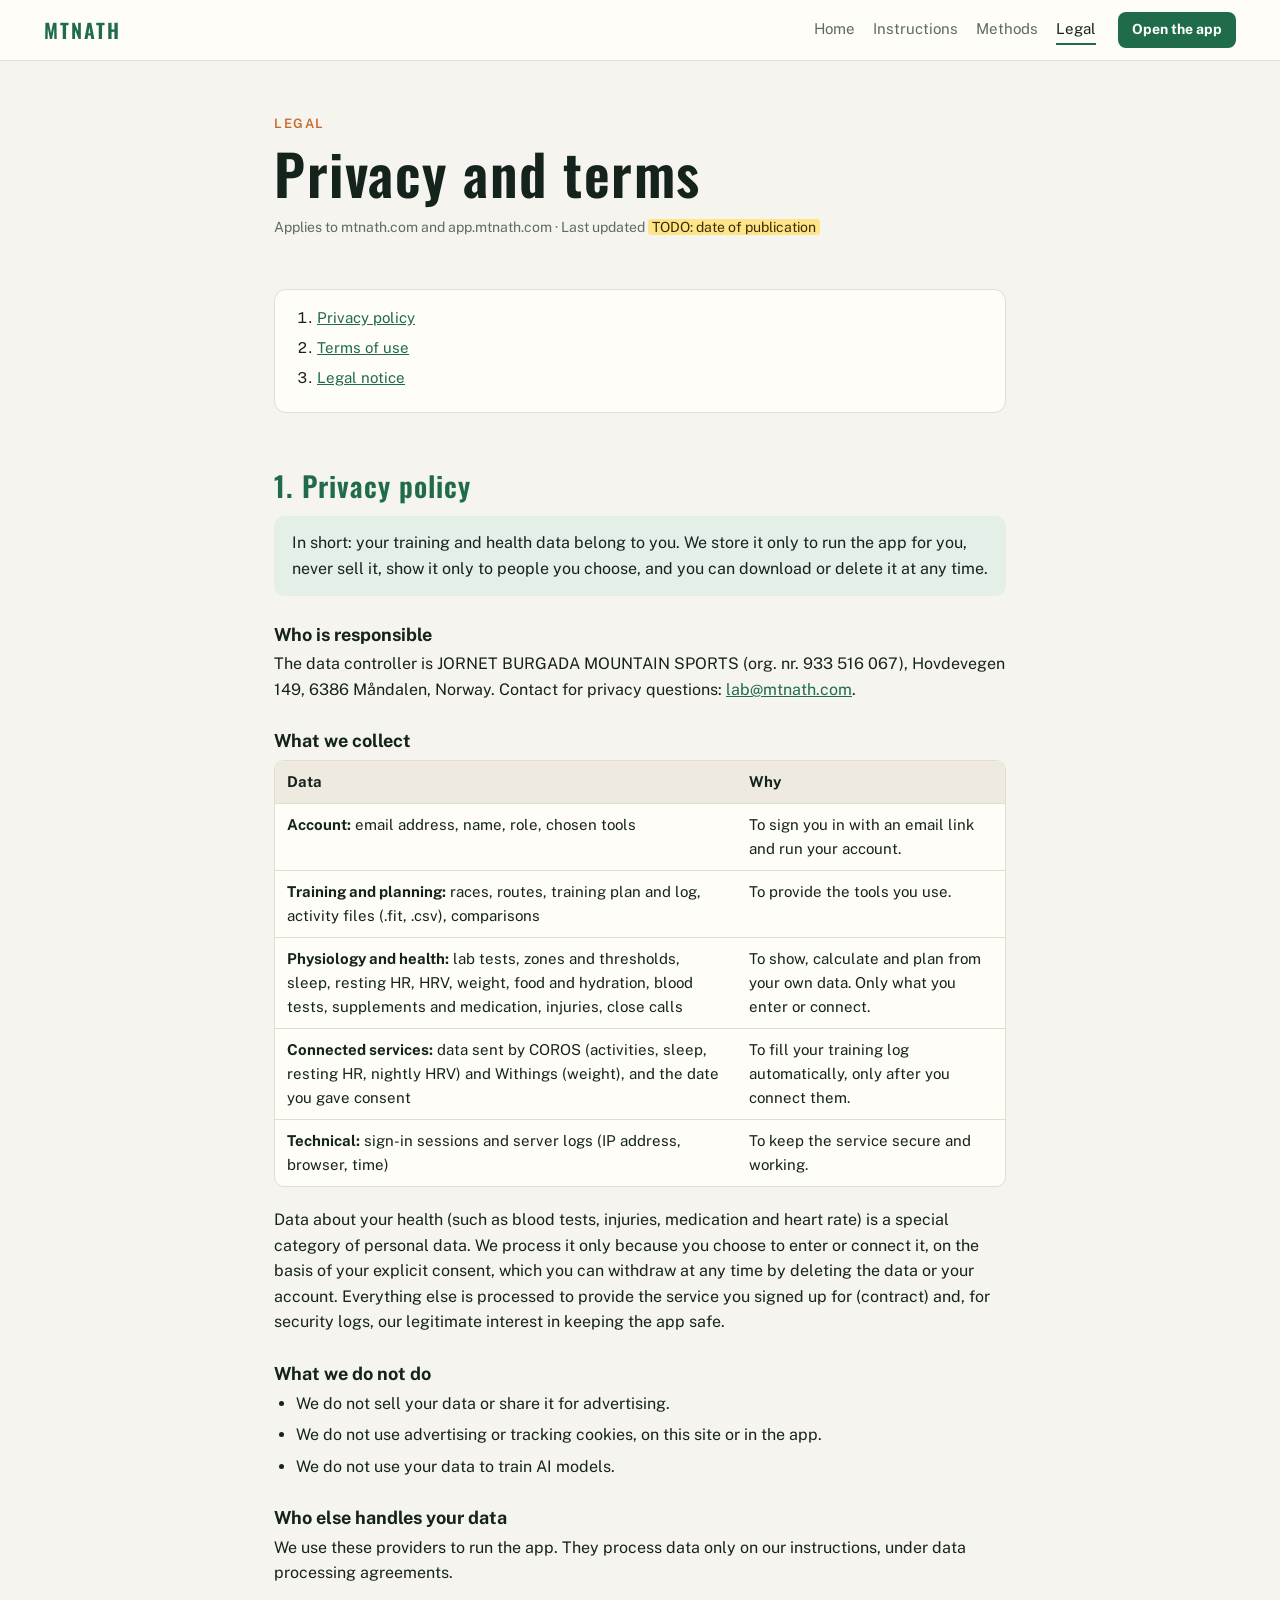
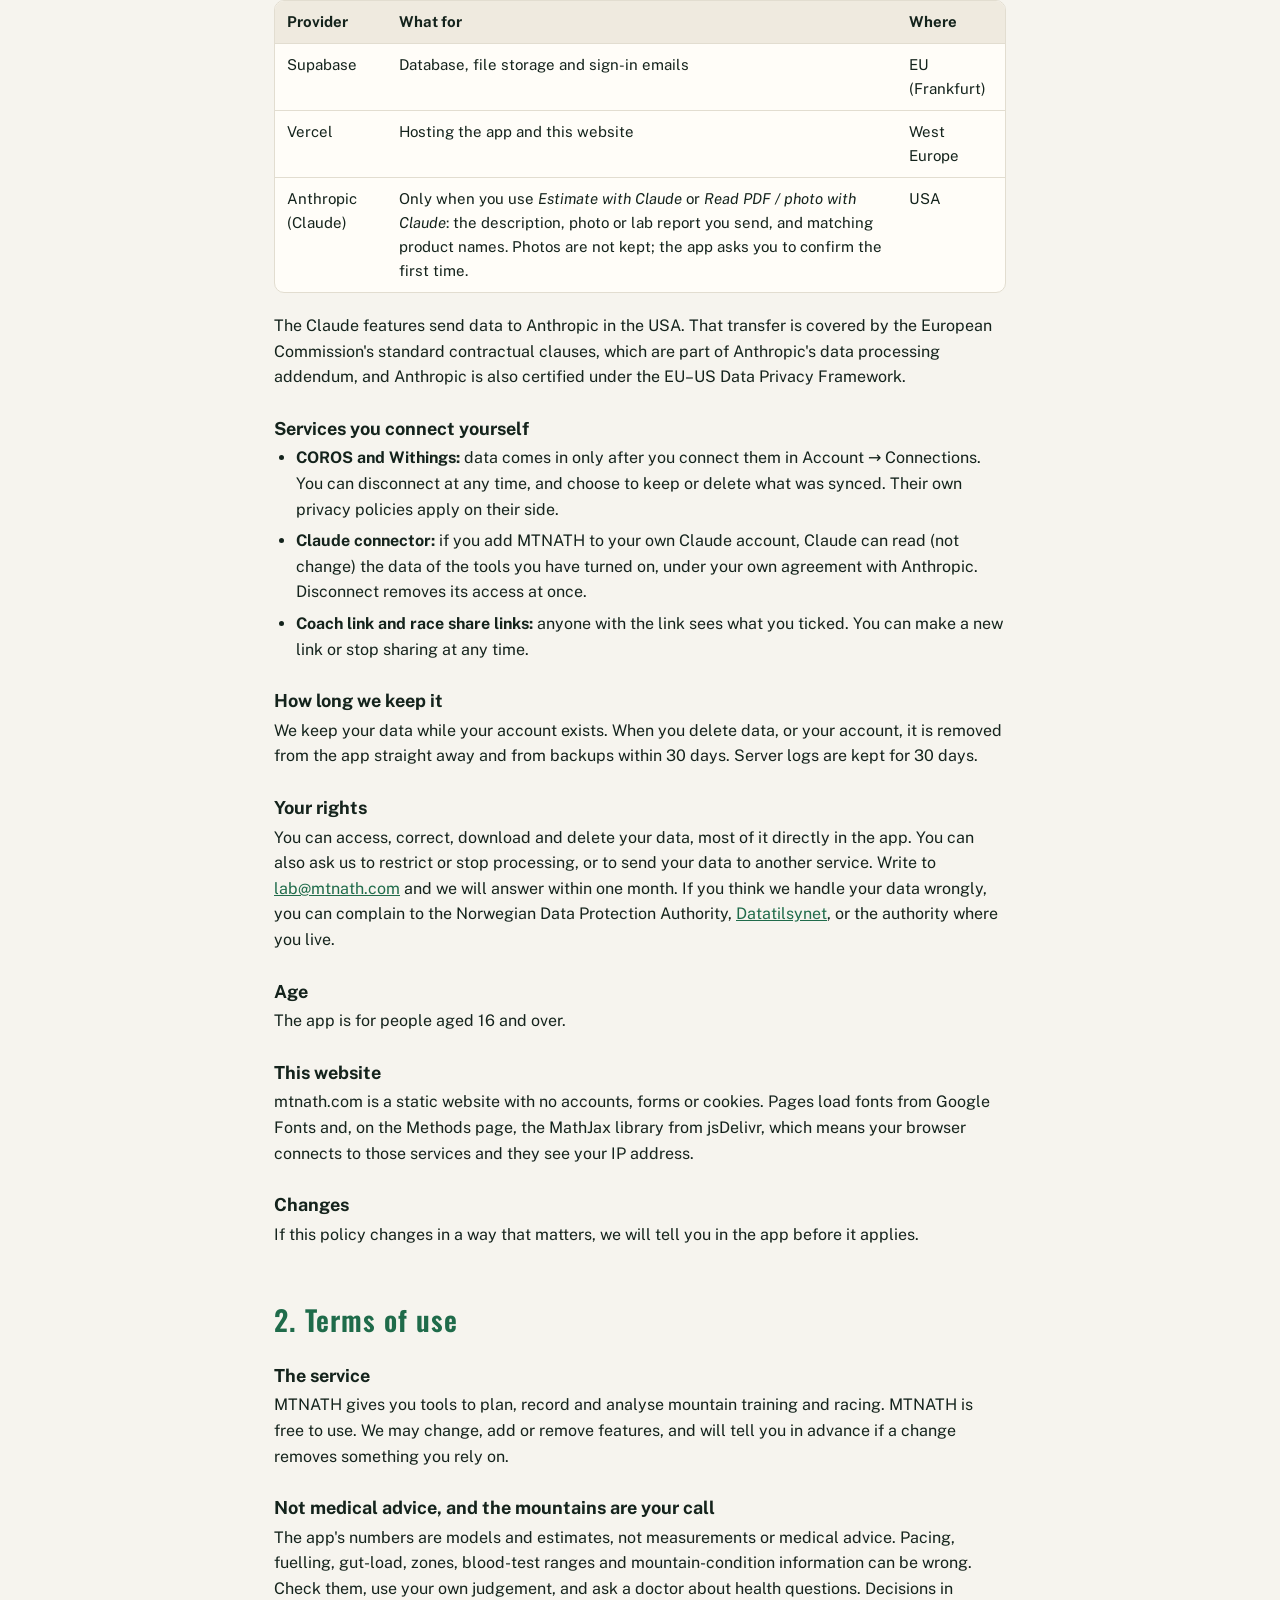
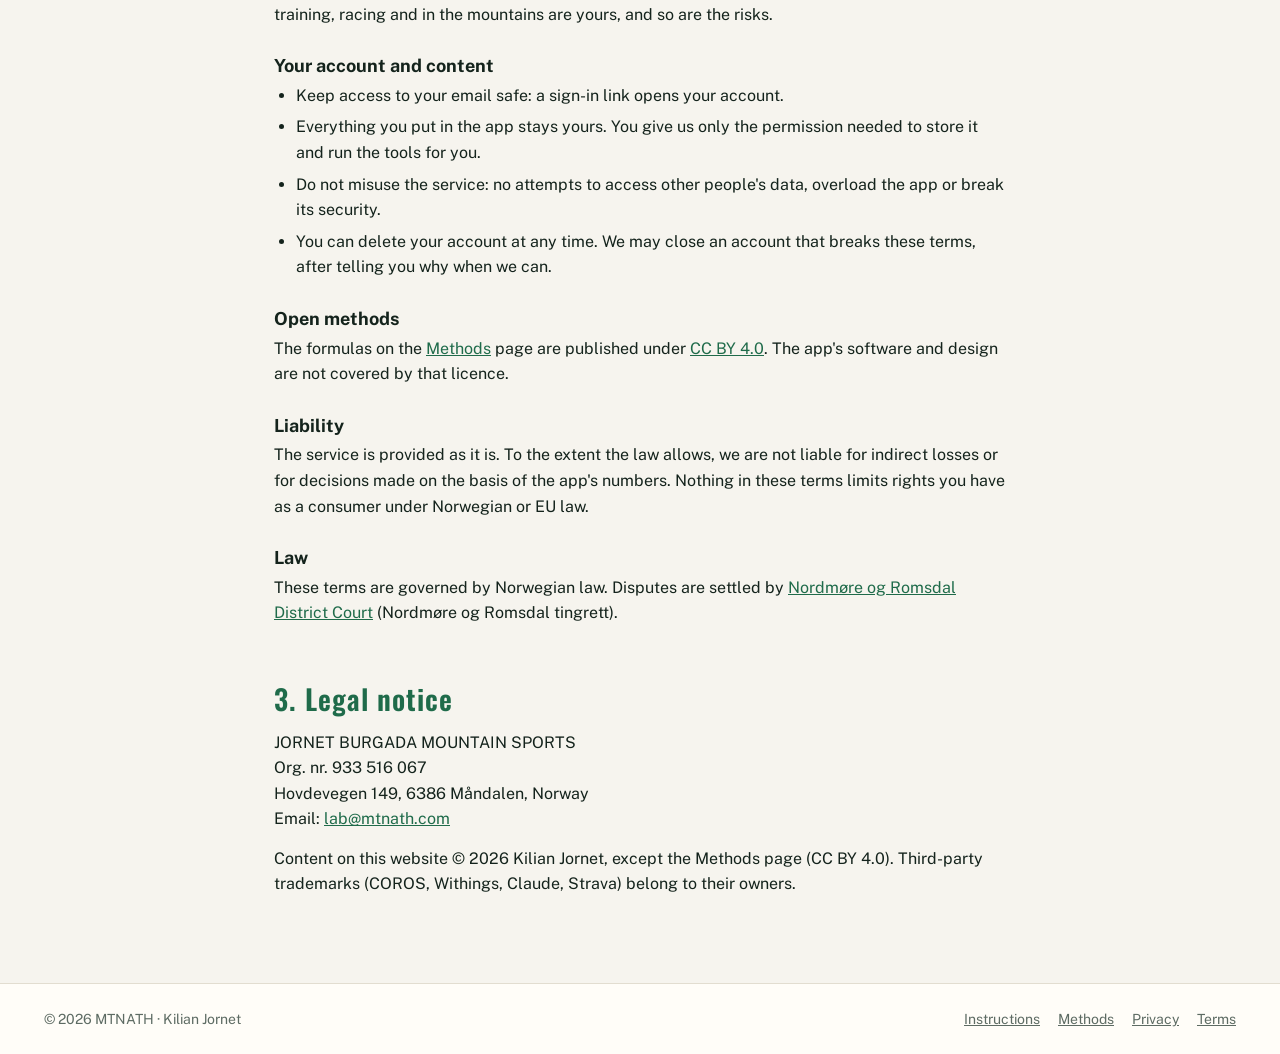
<file: legal/index.html>
<!DOCTYPE html>
<html lang="en">
<head>
<meta charset="utf-8">
<meta name="viewport" content="width=device-width, initial-scale=1">
<title>Legal · Privacy and terms · MTNATH</title>
<meta name="description" content="Privacy policy, terms of use and legal notice for mtnath.com and app.mtnath.com.">
<link rel="icon" href="/assets/favicon.svg" type="image/svg+xml">
<link rel="preconnect" href="https://fonts.googleapis.com"><link rel="preconnect" href="https://fonts.gstatic.com" crossorigin>
<link href="https://fonts.googleapis.com/css2?family=Oswald:wght@600&family=Public+Sans:wght@400;700&display=swap" rel="stylesheet">
<link rel="stylesheet" href="/assets/site.css">
<link rel="stylesheet" href="/assets/sitebar.css">
</head>
<body>
<header class="sitebar"><div class="in">
  <a class="logo" href="/">MTNATH</a>
  <nav aria-label="Site"><a href="/">Home</a><a href="/instructions/">Instructions</a><a href="/methods/">Methods</a><a href="/legal/" aria-current="page">Legal</a></nav>
  <a class="cta" href="https://app.mtnath.com">Open the app</a>
</div></header>

<main class="page narrow">
  <header class="pagehead">
    <p class="kicker">Legal</p>
    <h1>Privacy and terms</h1>
    <p class="meta">Applies to mtnath.com and app.mtnath.com · Last updated <mark class="todo">TODO: date of publication</mark></p>
  </header>

  <nav class="toc" aria-label="Contents">
    <ol>
      <li><a href="#privacy">Privacy policy</a></li>
      <li><a href="#terms">Terms of use</a></li>
      <li><a href="#notice">Legal notice</a></li>
    </ol>
  </nav>

  <!-- ================= PRIVACY ================= -->
  <h2 id="privacy">1. Privacy policy</h2>
  <p class="note">In short: your training and health data belong to you. We store it only to run the app for you, never sell it, show it only to people you choose, and you can download or delete it at any time.</p>

  <h3>Who is responsible</h3>
  <p>The data controller is JORNET BURGADA MOUNTAIN SPORTS (org. nr. 933 516 067), Hovdevegen 149, 6386 Måndalen, Norway. Contact for privacy questions: <a href="mailto:lab@mtnath.com">lab@mtnath.com</a>.</p>

  <h3>What we collect</h3>
  <div class="tw"><table>
    <thead><tr><th>Data</th><th>Why</th></tr></thead>
    <tbody>
      <tr><td><b>Account:</b> email address, name, role, chosen tools</td><td>To sign you in with an email link and run your account.</td></tr>
      <tr><td><b>Training and planning:</b> races, routes, training plan and log, activity files (.fit, .csv), comparisons</td><td>To provide the tools you use.</td></tr>
      <tr><td><b>Physiology and health:</b> lab tests, zones and thresholds, sleep, resting HR, HRV, weight, food and hydration, blood tests, supplements and medication, injuries, close calls</td><td>To show, calculate and plan from your own data. Only what you enter or connect.</td></tr>
      <tr><td><b>Connected services:</b> data sent by COROS (activities, sleep, resting HR, nightly HRV) and Withings (weight), and the date you gave consent</td><td>To fill your training log automatically, only after you connect them.</td></tr>
      <tr><td><b>Technical:</b> sign-in sessions and server logs (IP address, browser, time)</td><td>To keep the service secure and working.</td></tr>
    </tbody>
  </table></div>
  <p>Data about your health (such as blood tests, injuries, medication and heart rate) is a special category of personal data. We process it only because you choose to enter or connect it, on the basis of your explicit consent, which you can withdraw at any time by deleting the data or your account. Everything else is processed to provide the service you signed up for (contract) and, for security logs, our legitimate interest in keeping the app safe.</p>

  <h3>What we do not do</h3>
  <ul>
    <li>We do not sell your data or share it for advertising.</li>
    <li>We do not use advertising or tracking cookies, on this site or in the app.</li>
    <li>We do not use your data to train AI models.</li>
  </ul>

  <h3>Who else handles your data</h3>
  <p>We use these providers to run the app. They process data only on our instructions, under data processing agreements.</p>
  <div class="tw"><table>
    <thead><tr><th>Provider</th><th>What for</th><th>Where</th></tr></thead>
    <tbody>
      <tr><td>Supabase</td><td>Database, file storage and sign-in emails</td><td>EU (Frankfurt)</td></tr>
      <tr><td>Vercel</td><td>Hosting the app and this website</td><td>West Europe</td></tr>
      <tr><td>Anthropic (Claude)</td><td>Only when you use <i>Estimate with Claude</i> or <i>Read PDF / photo with Claude</i>: the description, photo or lab report you send, and matching product names. Photos are not kept; the app asks you to confirm the first time.</td><td>USA</td></tr>
    </tbody>
  </table></div>
  <p>The Claude features send data to Anthropic in the USA. That transfer is covered by the European Commission's standard contractual clauses, which are part of Anthropic's data processing addendum, and Anthropic is also certified under the EU–US Data Privacy Framework.</p>

  <h3>Services you connect yourself</h3>
  <ul>
    <li><b>COROS and Withings:</b> data comes in only after you connect them in Account → Connections. You can disconnect at any time, and choose to keep or delete what was synced. Their own privacy policies apply on their side.</li>
    <li><b>Claude connector:</b> if you add MTNATH to your own Claude account, Claude can read (not change) the data of the tools you have turned on, under your own agreement with Anthropic. Disconnect removes its access at once.</li>
    <li><b>Coach link and race share links:</b> anyone with the link sees what you ticked. You can make a new link or stop sharing at any time.</li>
  </ul>

  <h3>How long we keep it</h3>
  <p>We keep your data while your account exists. When you delete data, or your account, it is removed from the app straight away and from backups within 30 days. Server logs are kept for 30 days.</p>

  <h3>Your rights</h3>
  <p>You can access, correct, download and delete your data, most of it directly in the app. You can also ask us to restrict or stop processing, or to send your data to another service. Write to <a href="mailto:lab@mtnath.com">lab@mtnath.com</a> and we will answer within one month. If you think we handle your data wrongly, you can complain to the Norwegian Data Protection Authority, <a href="https://www.datatilsynet.no">Datatilsynet</a>, or the authority where you live.</p>

  <h3>Age</h3>
  <p>The app is for people aged 16 and over.</p>

  <h3>This website</h3>
  <p>mtnath.com is a static website with no accounts, forms or cookies. Pages load fonts from Google Fonts and, on the Methods page, the MathJax library from jsDelivr, which means your browser connects to those services and they see your IP address.</p>

  <h3>Changes</h3>
  <p>If this policy changes in a way that matters, we will tell you in the app before it applies.</p>

  <!-- ================= TERMS ================= -->
  <h2 id="terms">2. Terms of use</h2>
  <h3>The service</h3>
  <p>MTNATH gives you tools to plan, record and analyse mountain training and racing. MTNATH is free to use. We may change, add or remove features, and will tell you in advance if a change removes something you rely on.</p>

  <h3>Not medical advice, and the mountains are your call</h3>
  <p>The app's numbers are models and estimates, not measurements or medical advice. Pacing, fuelling, gut-load, zones, blood-test ranges and mountain-condition information can be wrong. Check them, use your own judgement, and ask a doctor about health questions. Decisions in training, racing and in the mountains are yours, and so are the risks.</p>

  <h3>Your account and content</h3>
  <ul>
    <li>Keep access to your email safe: a sign-in link opens your account.</li>
    <li>Everything you put in the app stays yours. You give us only the permission needed to store it and run the tools for you.</li>
    <li>Do not misuse the service: no attempts to access other people's data, overload the app or break its security.</li>
    <li>You can delete your account at any time. We may close an account that breaks these terms, after telling you why when we can.</li>
  </ul>

  <h3>Open methods</h3>
  <p>The formulas on the <a href="/methods/">Methods</a> page are published under <a href="https://creativecommons.org/licenses/by/4.0/">CC BY 4.0</a>. The app's software and design are not covered by that licence.</p>

  <h3>Liability</h3>
  <p>The service is provided as it is. To the extent the law allows, we are not liable for indirect losses or for decisions made on the basis of the app's numbers. Nothing in these terms limits rights you have as a consumer under Norwegian or EU law.</p>

  <h3>Law</h3>
  <p>These terms are governed by Norwegian law. Disputes are settled by <a href="https://snl.no/Nordm%C3%B8re_og_Romsdal_tingrett">Nordmøre og Romsdal District Court</a> (Nordmøre og Romsdal tingrett).</p>

  <!-- ================= NOTICE ================= -->
  <h2 id="notice">3. Legal notice</h2>
  <p>
    JORNET BURGADA MOUNTAIN SPORTS<br>
    Org. nr. 933 516 067<br>
    Hovdevegen 149, 6386 Måndalen, Norway<br>
    Email: <a href="mailto:lab@mtnath.com">lab@mtnath.com</a>
  </p>
  <p>Content on this website © 2026 Kilian Jornet, except the Methods page (CC BY 4.0). Third-party trademarks (COROS, Withings, Claude, Strava) belong to their owners.</p>
</main>

<footer class="sitefoot"><div class="in">
  <span>© 2026 MTNATH · Kilian Jornet</span>
  <nav aria-label="Footer"><a href="/instructions/">Instructions</a><a href="/methods/">Methods</a><a href="/legal/#privacy">Privacy</a><a href="/legal/#terms">Terms</a></nav>
</div></footer>
</body>
</html>
</file>
<file: assets/site.css>
/* MTNATH static site — shared styles for Home, Legal, Contact and the site bar on every page.
   Palette and type follow the app guide (Instructions). */
:root {
  --bg: #f6f4ee; --paper: #fffdf8; --ink: #14231c; --muted: #5d6b63;
  --green: #1f6b4a; --green-soft: #e4efe7; --accent: #c96a2c; --line: #e2ddd0; --code: #efeadf;
  --display: Oswald, "Arial Narrow", Arial, sans-serif;
  --body: "Public Sans", system-ui, -apple-system, "Segoe UI", Arial, sans-serif;
  color-scheme: light;
}
@media (prefers-color-scheme: dark) {
  :root {
    --bg: #101a15; --paper: #14231c; --ink: #eceae2; --muted: #a3b0a8;
    --green: #6cc79a; --green-soft: #1b3027; --accent: #e8935a; --line: #2a3a31; --code: #1c2e25;
    color-scheme: dark;
  }
}
* { box-sizing: border-box; }
html, body { margin: 0; }
body { background: var(--bg); color: var(--ink); font: 16px/1.6 var(--body); }
a { color: var(--green); }
a:focus-visible, button:focus-visible { outline: 2px solid var(--green); outline-offset: 2px; }

/* ---- Page shell ---- */
.page { max-width: 980px; margin: 0 auto; padding: 0 24px 72px; }
.page.narrow { max-width: 780px; }
h1, h2, h3 { line-height: 1.2; text-wrap: balance; }
h1 { font: 600 clamp(34px, 6vw, 56px)/1.05 var(--display); letter-spacing: 1.5px; margin: 0; }
h2 { font: 600 28px/1.2 var(--display); letter-spacing: 1px; color: var(--green); margin: 56px 0 14px; }
h3 { font-size: 18px; margin: 28px 0 6px; }
p { margin: 0 0 14px; }
ul, ol { padding-left: 22px; margin: 0 0 16px; }
li { margin-bottom: 6px; }
.lede { font-size: 19px; color: var(--muted); max-width: 62ch; }
.kicker { font: 600 13px/1 var(--body); letter-spacing: .12em; text-transform: uppercase; color: var(--accent); margin: 0 0 14px; }
.pagehead { padding: 56px 0 8px; }
.pagehead .meta { color: var(--muted); font-size: 14px; margin-top: 14px; }

/* ---- Home ---- */
.hero { padding: 72px 0 24px; display: grid; gap: 18px; }
.hero .actions { display: flex; flex-wrap: wrap; gap: 12px; margin-top: 8px; }
.btn { display: inline-block; text-decoration: none; font-weight: 700; padding: 12px 20px; border-radius: 10px; border: 2px solid var(--green); }
.btn.primary { background: var(--green); color: #fff; }
@media (prefers-color-scheme: dark) { .btn.primary { color: #0d1612; } }
.btn.ghost { color: var(--green); }
.tools { display: grid; grid-template-columns: repeat(auto-fit, minmax(220px, 1fr)); gap: 14px; }
.tool { background: var(--paper); border: 1px solid var(--line); border-radius: 12px; padding: 18px 18px 14px; }
.tool h3 { margin: 0 0 6px; font-size: 17px; }
.tool p { margin: 0; color: var(--muted); font-size: 15px; }
.tool .ico { font-size: 22px; display: block; margin-bottom: 8px; }
.principles { counter-reset: p; list-style: none; padding: 0; display: grid; gap: 12px; }
.principles li { counter-increment: p; background: var(--paper); border: 1px solid var(--line); border-left: 4px solid var(--green); border-radius: 10px; padding: 14px 18px; margin: 0; }
.principles li::before { content: counter(p, decimal-leading-zero); font: 600 14px var(--display); color: var(--accent); letter-spacing: 1px; margin-right: 10px; }
.split { display: grid; grid-template-columns: repeat(auto-fit, minmax(280px, 1fr)); gap: 16px; }
.panel { background: var(--paper); border: 1px solid var(--line); border-radius: 12px; padding: 22px 24px; }
.panel h3 { margin-top: 0; }
.panel p:last-child { margin-bottom: 0; }

/* ---- Legal / text pages ---- */
.toc { background: var(--paper); border: 1px solid var(--line); border-radius: 12px; padding: 16px 20px; margin: 28px 0 8px; font-size: 15px; }
.toc ol { margin: 0; }
.tw { overflow-x: auto; border: 1px solid var(--line); border-radius: 10px; margin: 8px 0 20px; background: var(--paper); }
table { border-collapse: collapse; width: 100%; font-size: 15px; }
th, td { text-align: left; vertical-align: top; padding: 9px 12px; border-bottom: 1px solid var(--line); }
th { background: var(--code); }
tr:last-child td { border-bottom: 0; }
.note { background: var(--green-soft); border-radius: 10px; padding: 14px 18px; }
/* Placeholders to fill in before going live — search the repo for "TODO". */
mark.todo { background: #ffe58a; color: #3a2a00; padding: 0 4px; border-radius: 3px; }

/* ---- Contact ---- */
.contact-one { margin-top: 28px; max-width: 620px; }
.contact-one a.mail { font: 600 clamp(24px, 5vw, 32px)/1.2 var(--display); letter-spacing: 1px; text-decoration: none; }

/* ---- Footer ---- */
.sitefoot { border-top: 1px solid var(--line); background: var(--paper); color: var(--muted); font-size: 14px; }
.sitefoot .in { max-width: 1240px; margin: 0 auto; padding: 24px; display: flex; flex-wrap: wrap; gap: 8px 24px; justify-content: space-between; }
.sitefoot nav { display: flex; flex-wrap: wrap; gap: 6px 18px; }
.sitefoot a { color: var(--muted); }

@media (max-width: 640px) {
  .page { padding: 0 16px 56px; }
  .hero { padding-top: 44px; }
}
</file>
<file: assets/sitebar.css>
/* MTNATH site bar — standalone, so it can sit on top of pages with their own styles (Instructions, Methods). */
.sitebar {
  --sb-paper: #fffdf8; --sb-ink: #14231c; --sb-muted: #5d6b63; --sb-green: #1f6b4a; --sb-line: #e2ddd0; --sb-btn-ink: #fff;
  background: var(--sb-paper); border-bottom: 1px solid var(--sb-line); position: relative; z-index: 5;
  font: 15px/1.4 "Public Sans", system-ui, -apple-system, "Segoe UI", Arial, sans-serif;
}
@media (prefers-color-scheme: dark) {
  .sitebar { --sb-paper: #14231c; --sb-ink: #eceae2; --sb-muted: #a3b0a8; --sb-green: #6cc79a; --sb-line: #2a3a31; --sb-btn-ink: #0d1612; }
}
.sitebar .in { max-width: 1240px; margin: 0 auto; padding: 12px 24px; display: flex; align-items: center; gap: 8px 22px; flex-wrap: wrap; }
.sitebar .logo { font: 600 20px/1 Oswald, "Arial Narrow", Arial, sans-serif; letter-spacing: 2px; color: var(--sb-green); text-decoration: none; margin-right: auto; }
.sitebar nav { display: flex; flex-wrap: wrap; gap: 4px 18px; position: static; max-height: none; overflow: visible; padding: 0; }
.sitebar nav a { color: var(--sb-muted); text-decoration: none; padding: 4px 0; margin: 0; border: 0; border-bottom: 2px solid transparent; font-size: 15px; display: inline; }
.sitebar nav a:hover, .sitebar nav a[aria-current] { color: var(--sb-ink); border-bottom-color: var(--sb-green); }
.sitebar .cta { background: var(--sb-green); color: var(--sb-btn-ink); text-decoration: none; font-weight: 700; font-size: 14px; padding: 8px 14px; border-radius: 8px; }
.sitebar a:focus-visible { outline: 2px solid var(--sb-green); outline-offset: 2px; }
@media (max-width: 640px) {
  .sitebar .in { padding: 10px 16px; }
  .sitebar nav { order: 3; width: 100%; flex-wrap: nowrap; overflow-x: auto; gap: 18px; }
  .sitebar nav a { white-space: nowrap; }
}
@media print { .sitebar { display: none; } }
</file>
